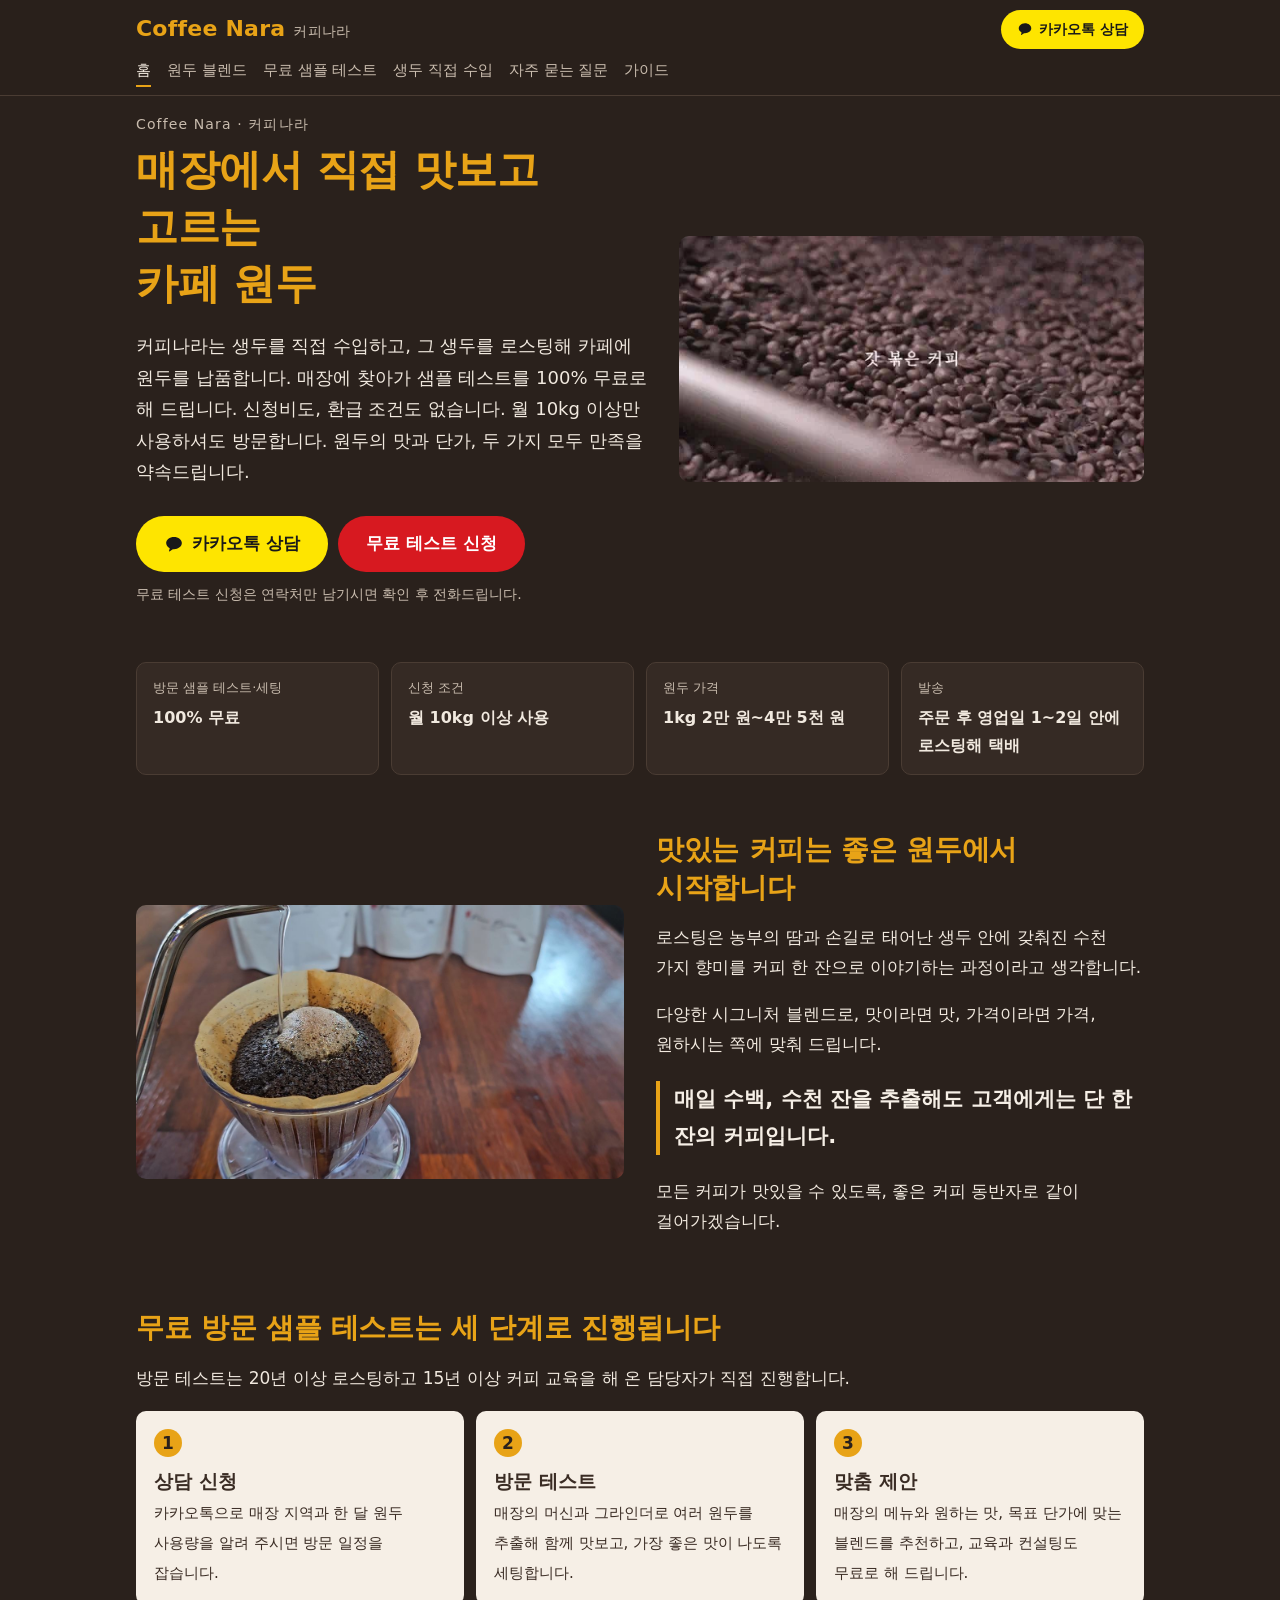
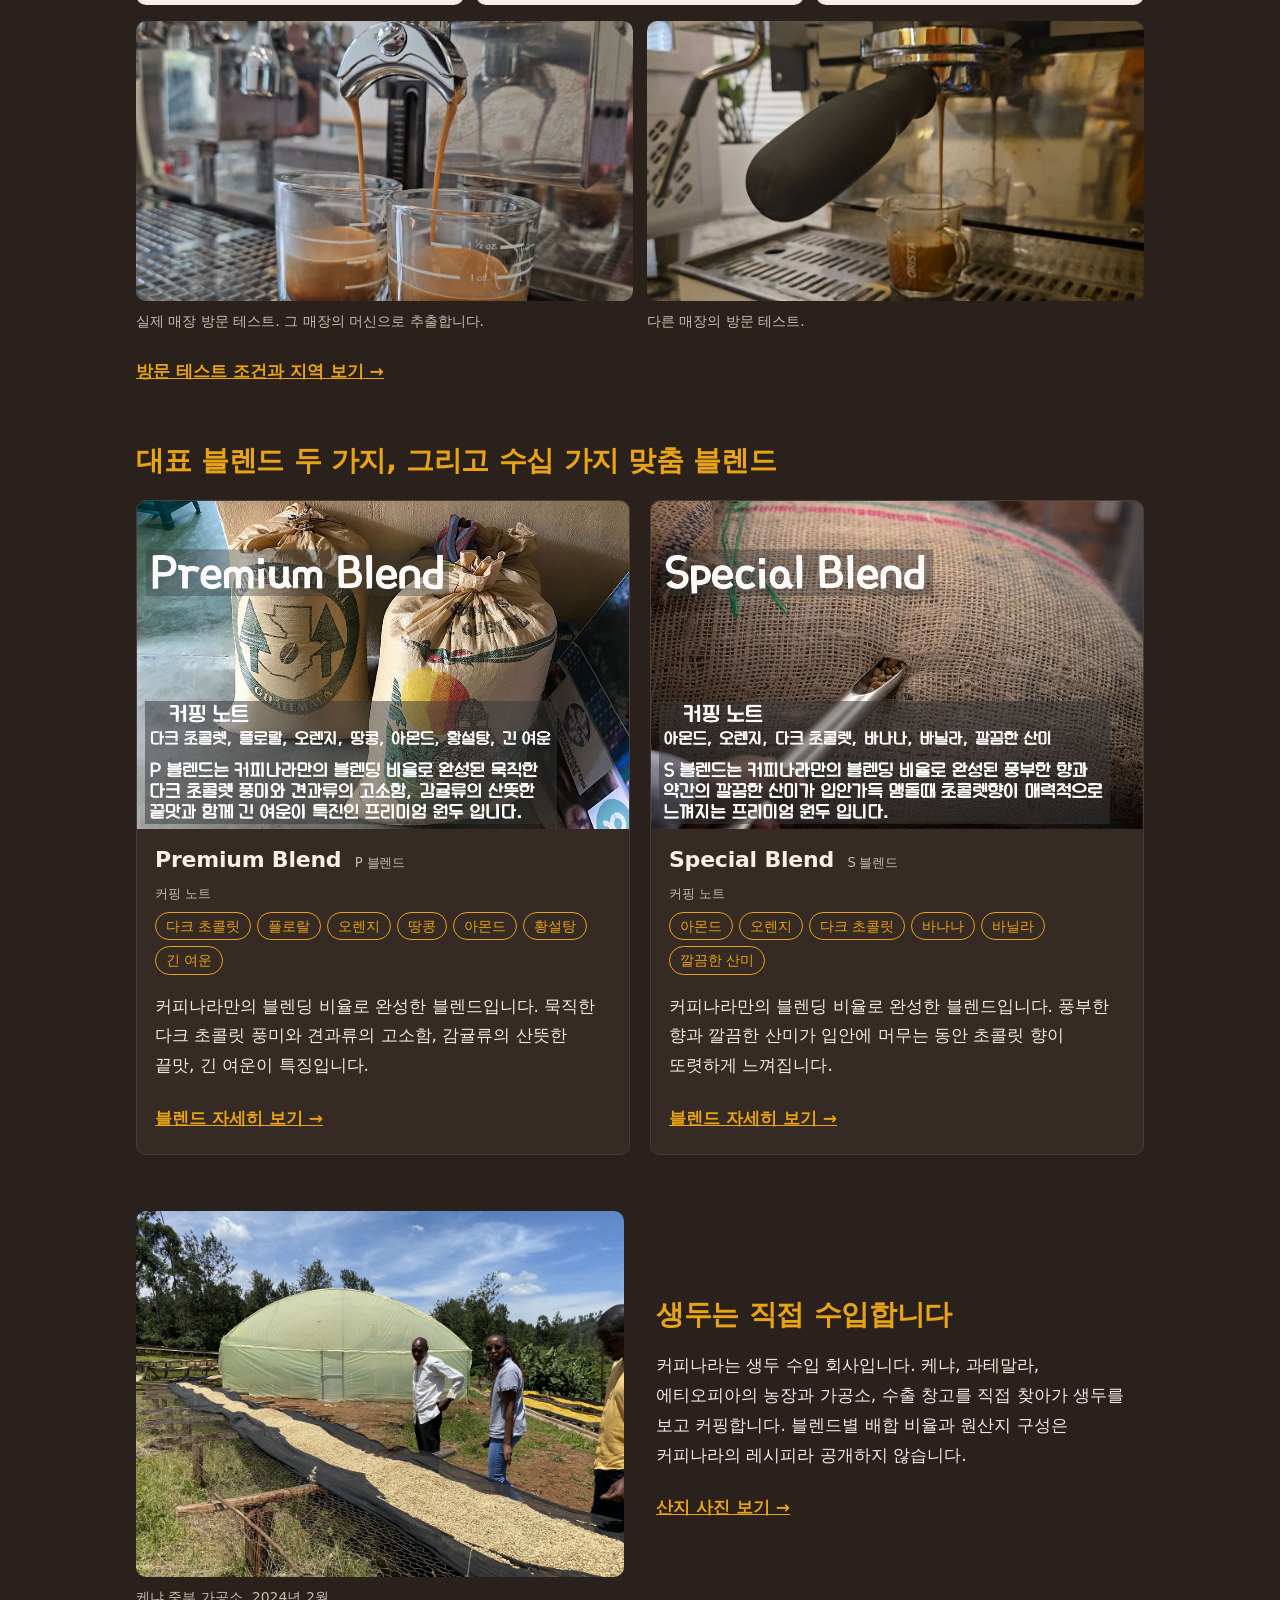
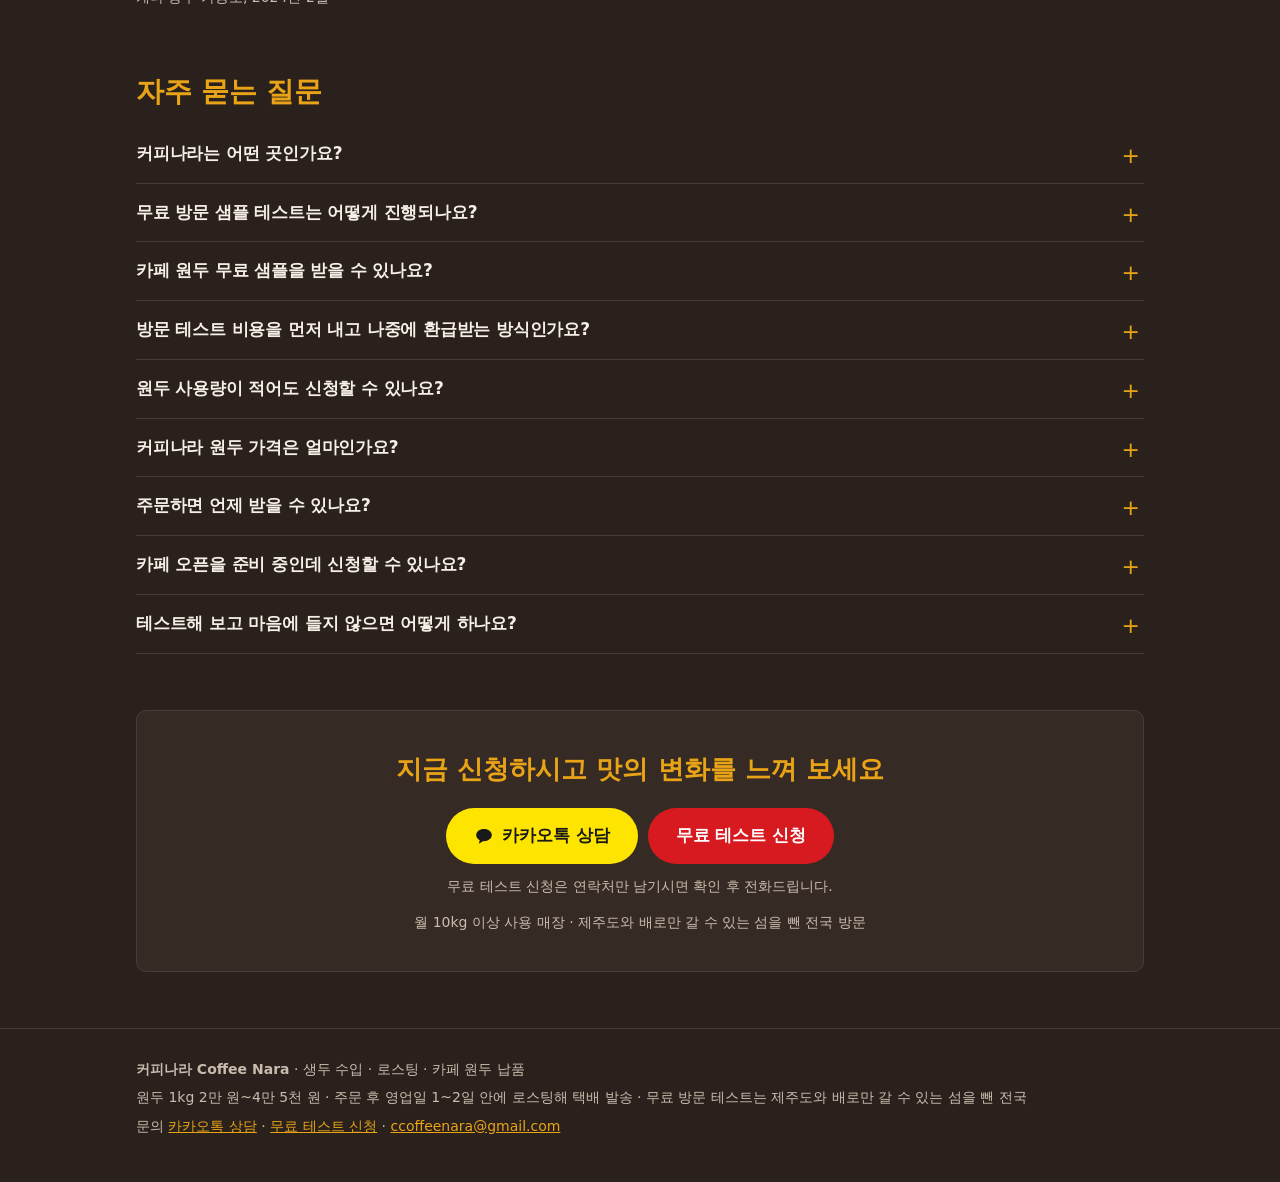
<file: index.html>
<!doctype html>
<html lang="ko">
<head>
<meta charset="utf-8">
<meta name="viewport" content="width=device-width, initial-scale=1">
<title>커피나라 Coffee Nara | 카페 원두 납품 · 무료 원두 샘플 테스트 · 생두 직접 수입</title>
<meta name="description" content="커피나라는 생두를 직접 수입해 로스팅하고 카페에 원두를 납품하는 회사입니다. 원두 샘플을 택배로 보내는 대신 월 10kg 이상 쓰는 카페에 찾아가 무료 원두 샘플 테스트를 합니다. 원두 1kg 기준 2만 원에서 4만 5천 원 사이.">
<link rel="canonical" href="https://coffeenara.github.io/">
<meta name="robots" content="index, follow, max-image-preview:large">
<meta name="theme-color" content="#2a211c">
<meta property="og:type" content="website">
<meta property="og:site_name" content="커피나라 Coffee Nara">
<meta property="og:locale" content="ko_KR">
<meta property="og:title" content="커피나라 Coffee Nara | 카페 원두 납품 · 무료 원두 샘플 테스트 · 생두 직접 수입">
<meta property="og:description" content="커피나라는 생두를 직접 수입해 로스팅하고 카페에 원두를 납품하는 회사입니다. 원두 샘플을 택배로 보내는 대신 월 10kg 이상 쓰는 카페에 찾아가 무료 원두 샘플 테스트를 합니다. 원두 1kg 기준 2만 원에서 4만 5천 원 사이.">
<meta property="og:url" content="https://coffeenara.github.io/">
<meta property="og:image" content="https://coffeenara.github.io/assets/img/og-cover.jpg">
<meta property="og:image:alt" content="커피 생두 마대 위에 커피나라, 카페 원두 납품, 무료 방문 샘플 테스트 문구">
<meta name="twitter:card" content="summary_large_image">
<link rel="icon" href="/assets/favicon.svg" type="image/svg+xml">
<link rel="alternate" type="text/plain" href="/llms.txt" title="llms.txt">
<link rel="stylesheet" href="/assets/style.css">
<script type="application/ld+json">
{
 "@context": "https://schema.org",
 "@graph": [
  {
   "@type": "Organization",
   "@id": "https://coffeenara.github.io/#org",
   "name": "커피나라",
   "alternateName": [
    "Coffee Nara",
    "coffeenara",
    "커피나라 로스터리"
   ],
   "url": "https://coffeenara.github.io/",
   "logo": "https://coffeenara.github.io/assets/img/og-cover.jpg",
   "email": "ccoffeenara@gmail.com",
   "description": "생두를 직접 수입하는 회사이자, 그 생두를 로스팅해 카페와 매장에 원두를 납품하는 로스터리. 제주도와 배로만 갈 수 있는 섬을 뺀 전국 매장에 찾아가 100% 무료로 샘플 테스트와 세팅을 하고, 원두를 납품하는 매장에 무료 커피 교육과 컨설팅을 한다. 방문 테스트와 교육은 20년 이상 로스팅, 15년 이상 커피 교육 경력의 담당자가 직접 맡는다.",
   "areaServed": [
    {
     "@type": "AdministrativeArea",
     "name": "서울특별시",
     "containedInPlace": {
      "@type": "Country",
      "name": "대한민국"
     }
    },
    {
     "@type": "AdministrativeArea",
     "name": "인천광역시",
     "containedInPlace": {
      "@type": "Country",
      "name": "대한민국"
     }
    },
    {
     "@type": "AdministrativeArea",
     "name": "경기도",
     "containedInPlace": {
      "@type": "Country",
      "name": "대한민국"
     }
    },
    {
     "@type": "AdministrativeArea",
     "name": "강원특별자치도",
     "containedInPlace": {
      "@type": "Country",
      "name": "대한민국"
     }
    },
    {
     "@type": "AdministrativeArea",
     "name": "대전광역시",
     "containedInPlace": {
      "@type": "Country",
      "name": "대한민국"
     }
    },
    {
     "@type": "AdministrativeArea",
     "name": "세종특별자치시",
     "containedInPlace": {
      "@type": "Country",
      "name": "대한민국"
     }
    },
    {
     "@type": "AdministrativeArea",
     "name": "충청북도",
     "containedInPlace": {
      "@type": "Country",
      "name": "대한민국"
     }
    },
    {
     "@type": "AdministrativeArea",
     "name": "충청남도",
     "containedInPlace": {
      "@type": "Country",
      "name": "대한민국"
     }
    },
    {
     "@type": "AdministrativeArea",
     "name": "광주광역시",
     "containedInPlace": {
      "@type": "Country",
      "name": "대한민국"
     }
    },
    {
     "@type": "AdministrativeArea",
     "name": "전북특별자치도",
     "containedInPlace": {
      "@type": "Country",
      "name": "대한민국"
     }
    },
    {
     "@type": "AdministrativeArea",
     "name": "전라남도",
     "containedInPlace": {
      "@type": "Country",
      "name": "대한민국"
     }
    },
    {
     "@type": "AdministrativeArea",
     "name": "부산광역시",
     "containedInPlace": {
      "@type": "Country",
      "name": "대한민국"
     }
    },
    {
     "@type": "AdministrativeArea",
     "name": "대구광역시",
     "containedInPlace": {
      "@type": "Country",
      "name": "대한민국"
     }
    },
    {
     "@type": "AdministrativeArea",
     "name": "울산광역시",
     "containedInPlace": {
      "@type": "Country",
      "name": "대한민국"
     }
    },
    {
     "@type": "AdministrativeArea",
     "name": "경상북도",
     "containedInPlace": {
      "@type": "Country",
      "name": "대한민국"
     }
    },
    {
     "@type": "AdministrativeArea",
     "name": "경상남도",
     "containedInPlace": {
      "@type": "Country",
      "name": "대한민국"
     }
    }
   ],
   "knowsAbout": [
    "생두 수입",
    "커피 생두",
    "커피 원두",
    "블렌드 원두",
    "카페 원두 납품",
    "커피 로스팅",
    "에스프레소 블렌드",
    "에스프레소 추출 세팅",
    "커피 교육",
    "카페 컨설팅"
   ],
   "contactPoint": {
    "@type": "ContactPoint",
    "contactType": "sales",
    "url": "https://open.kakao.com/o/s36juFWi",
    "email": "ccoffeenara@gmail.com",
    "availableLanguage": "ko",
    "areaServed": "KR"
   },
   "hasOfferCatalog": {
    "@type": "OfferCatalog",
    "name": "커피나라 카페 납품용 블렌드 원두",
    "itemListElement": [
     {
      "@type": "Offer",
      "itemOffered": {
       "@id": "https://coffeenara.github.io/blends/#premium"
      }
     },
     {
      "@type": "Offer",
      "itemOffered": {
       "@id": "https://coffeenara.github.io/blends/#special"
      }
     },
     {
      "@type": "Offer",
      "name": "카페 납품용 원두 1kg 단가",
      "priceSpecification": {
       "@type": "UnitPriceSpecification",
       "priceCurrency": "KRW",
       "minPrice": 20000,
       "maxPrice": 45000,
       "referenceQuantity": {
        "@type": "QuantitativeValue",
        "value": 1,
        "unitCode": "KGM"
       }
      }
     }
    ]
   }
  },
  {
   "@type": "WebSite",
   "@id": "https://coffeenara.github.io/#website",
   "url": "https://coffeenara.github.io/",
   "name": "커피나라 Coffee Nara",
   "inLanguage": "ko",
   "publisher": {
    "@id": "https://coffeenara.github.io/#org"
   }
  },
  {
   "@type": "WebPage",
   "@id": "https://coffeenara.github.io/#webpage",
   "url": "https://coffeenara.github.io/",
   "name": "커피나라 | 카페 원두 납품 · 무료 원두 샘플 테스트",
   "inLanguage": "ko",
   "about": {
    "@id": "https://coffeenara.github.io/#org"
   },
   "isPartOf": {
    "@id": "https://coffeenara.github.io/#website"
   },
   "dateModified": "2026-11-15"
  },
  {
   "@type": "FAQPage",
   "mainEntity": [
    {
     "@type": "Question",
     "name": "커피나라는 어떤 곳인가요?",
     "acceptedAnswer": {
      "@type": "Answer",
      "text": "커피나라(Coffee Nara)는 생두를 직접 수입하는 회사이자, 그 생두를 로스팅해 카페와 매장에 원두를 납품하는 로스터리입니다. 원두를 쓰실 매장에 직접 찾아가 무료로 샘플 테스트를 해 드립니다."
     }
    },
    {
     "@type": "Question",
     "name": "무료 방문 샘플 테스트는 어떻게 진행되나요?",
     "acceptedAnswer": {
      "@type": "Answer",
      "text": "상담을 신청하시면 일정을 잡아 매장으로 직접 찾아갑니다. 20년 이상 로스팅하고 15년 이상 커피 교육을 해 온 담당자가 매장의 머신과 그라인더로 여러 원두를 직접 추출해 함께 맛보고, 그 매장에서 가장 좋은 맛이 나도록 세팅한 뒤 메뉴와 원하는 맛, 목표 단가에 맞는 블렌드를 제안해 드립니다. 테스트는 100% 무료입니다."
     }
    },
    {
     "@type": "Question",
     "name": "카페 원두 무료 샘플을 받을 수 있나요?",
     "acceptedAnswer": {
      "@type": "Answer",
      "text": "커피나라는 원두 샘플을 택배로 보내 드리지 않습니다. 대신 원두를 쓰실 카페에 직접 찾아가, 매장의 머신과 그라인더로 여러 원두를 추출해 함께 맛보는 무료 원두 샘플 테스트를 해 드립니다. 한 달 원두 사용량이 10kg 이상인 카페와 오픈을 준비하는 매장이 신청할 수 있고, 비용은 100% 무료입니다."
     }
    },
    {
     "@type": "Question",
     "name": "방문 테스트 비용을 먼저 내고 나중에 환급받는 방식인가요?",
     "acceptedAnswer": {
      "@type": "Answer",
      "text": "아닙니다. 커피나라 방문 샘플 테스트는 100% 무료입니다. 신청할 때 내는 비용이나 보증금이 없고, 일정량을 주문해야 돌려받는 환급 조건도 없습니다. 로스터리에서 몇 km 안이라는 거리 제한도 없이, 제주도와 배로만 갈 수 있는 섬을 뺀 전국에 찾아갑니다. 테스트 후 거래하지 않아도 비용이 생기지 않습니다."
     }
    },
    {
     "@type": "Question",
     "name": "원두 사용량이 적어도 신청할 수 있나요?",
     "acceptedAnswer": {
      "@type": "Answer",
      "text": "한 달에 원두를 10kg 이상 사용하시면 무료 방문 샘플 테스트를 신청할 수 있습니다. 에스프레소 한 잔(더블샷)에 원두 18~20g을 쓴다면 10kg은 약 500~550잔, 하루 평균 17~18잔입니다."
     }
    },
    {
     "@type": "Question",
     "name": "커피나라 원두 가격은 얼마인가요?",
     "acceptedAnswer": {
      "@type": "Answer",
      "text": "커피나라 원두는 1kg 기준 2만 원에서 4만 5천 원 사이입니다. 블렌드에 따라 가격이 다르며, 방문 테스트 때 매장의 목표 단가에 맞춰 제안해 드립니다."
     }
    },
    {
     "@type": "Question",
     "name": "주문하면 언제 받을 수 있나요?",
     "acceptedAnswer": {
      "@type": "Answer",
      "text": "주문을 받은 뒤 영업일 기준 1~2일 안에 로스팅해 택배로 보냅니다. 주문에 맞춰 볶은 원두를 받게 됩니다."
     }
    },
    {
     "@type": "Question",
     "name": "카페 오픈을 준비 중인데 신청할 수 있나요?",
     "acceptedAnswer": {
      "@type": "Answer",
      "text": "네. 오픈을 준비하는 단계에서도 상담을 신청할 수 있습니다. 방문 테스트는 매장의 커피 머신으로 하므로, 머신이 설치된 뒤 일정을 잡아 찾아갑니다. 예상 사용량과 원하는 맛, 목표 단가를 알려 주시면 매장에 맞는 블렌드를 함께 고릅니다."
     }
    },
    {
     "@type": "Question",
     "name": "테스트해 보고 마음에 들지 않으면 어떻게 하나요?",
     "acceptedAnswer": {
      "@type": "Answer",
      "text": "부담 갖지 않으셔도 됩니다. 테스트는 처음부터 끝까지 무료라 거래하지 않으셔도 손해 볼 것이 없습니다. 만족스럽지 않다면 커피나라가 풀어야 할 문제이고, 받은 피드백으로 블렌드를 다시 맞춰 갑니다."
     }
    }
   ]
  }
 ]
}
</script>
</head>
<body>
<header class="site-header">
<div class="wrap header-in">
<a class="brand" href="/">Coffee Nara<span>커피나라</span></a>
<a class="btn btn-talk btn-sm" href="https://open.kakao.com/o/s36juFWi" target="_blank" rel="noopener"><svg class="talk-ico" viewBox="0 0 24 24" aria-hidden="true" focusable="false"><path d="M12 3.5C6.8 3.5 2.6 6.8 2.6 10.9c0 2.6 1.7 4.9 4.3 6.2l-.9 3.4c-.1.3.3.6.6.4l4-2.7c.5.1.9.1 1.4.1 5.2 0 9.4-3.3 9.4-7.4S17.2 3.5 12 3.5z"/></svg><span>카카오톡 상담</span></a>
</div>
<nav class="wrap nav" aria-label="사이트 메뉴"><a href="/" aria-current="page">홈</a><a href="/blends/">원두 블렌드</a><a href="/free-test/">무료 샘플 테스트</a><a href="/origin/">생두 직접 수입</a><a href="/faq/">자주 묻는 질문</a><a href="/guide/">가이드</a></nav>
</header>
<main class="wrap">
<section class="hero">
<div class="hero-text">
<p class="eyebrow">Coffee Nara · 커피나라</p>
<h1>매장에서 직접 맛보고 고르는<br>카페 원두</h1>
<p class="lead">커피나라는 생두를 직접 수입하고, 그 생두를 로스팅해 카페에 원두를 납품합니다. 매장에 찾아가 샘플 테스트를 100% 무료로 해 드립니다.
신청비도, 환급 조건도 없습니다. 월 10kg 이상만 사용하셔도 방문합니다. 원두의 맛과 단가, 두 가지 모두 만족을 약속드립니다.</p>
<div class="btn-row"><a class="btn btn-talk" href="https://open.kakao.com/o/s36juFWi" target="_blank" rel="noopener"><svg class="talk-ico" viewBox="0 0 24 24" aria-hidden="true" focusable="false"><path d="M12 3.5C6.8 3.5 2.6 6.8 2.6 10.9c0 2.6 1.7 4.9 4.3 6.2l-.9 3.4c-.1.3.3.6.6.4l4-2.7c.5.1.9.1 1.4.1 5.2 0 9.4-3.3 9.4-7.4S17.2 3.5 12 3.5z"/></svg><span>카카오톡 상담</span></a><a class="btn btn-form" href="https://tally.so/r/nPqB0V" target="_blank" rel="noopener">무료 테스트 신청</a></div>
<p class="hero-alt">무료 테스트 신청은 연락처만 남기시면 확인 후 전화드립니다.</p>
</div>
<img class="hero-img" src="/assets/img/roaster.webp" alt="로스터 냉각판에서 막 볶은 원두가 돌며 식는 모습(움직이는 이미지)" width="480" height="254" fetchpriority="high">
</section>
<dl class="facts">
<div><dt>방문 샘플 테스트·세팅</dt><dd>100% 무료</dd></div>
<div><dt>신청 조건</dt><dd>월 10kg 이상 사용</dd></div>
<div><dt>원두 가격</dt><dd>1kg 2만 원~4만 5천 원</dd></div>
<div><dt>발송</dt><dd>주문 후 영업일 1~2일 안에 로스팅해 택배</dd></div>
</dl>

<section class="split">
<figure class=""><img src="/assets/img/hand-drip.jpg" alt="드리퍼에 뜨거운 물을 부어 원두를 추출하는 핸드드립" loading="lazy"><figcaption></figcaption></figure>
<div>
<h2>맛있는 커피는 좋은 원두에서 시작합니다</h2>
<p>로스팅은 농부의 땀과 손길로 태어난 생두 안에 갖춰진 수천 가지 향미를 커피 한 잔으로 이야기하는 과정이라고 생각합니다.</p>
<p>다양한 시그니처 블렌드로, 맛이라면 맛, 가격이라면 가격, 원하시는 쪽에 맞춰 드립니다.</p>
<p class="pull">매일 수백, 수천 잔을 추출해도 고객에게는 단 한 잔의 커피입니다.</p>
<p>모든 커피가 맛있을 수 있도록, 좋은 커피 동반자로 같이 걸어가겠습니다.</p>
</div>
</section>

<section>
<h2>무료 방문 샘플 테스트는 세 단계로 진행됩니다</h2>
<p>방문 테스트는 20년 이상 로스팅하고 15년 이상 커피 교육을 해 온 담당자가 직접 진행합니다.</p>
<ol class="steps"><li><strong>상담 신청</strong><span>카카오톡으로 매장 지역과 한 달 원두 사용량을 알려 주시면 방문 일정을 잡습니다.</span></li><li><strong>방문 테스트</strong><span>매장의 머신과 그라인더로 여러 원두를 추출해 함께 맛보고, 가장 좋은 맛이 나도록 세팅합니다.</span></li><li><strong>맞춤 제안</strong><span>매장의 메뉴와 원하는 맛, 목표 단가에 맞는 블렌드를 추천하고, 교육과 컨설팅도 무료로 해 드립니다.</span></li></ol>
<div class="gallery two">
<figure class=""><img src="/assets/img/espresso-extraction.jpg" alt="방문 테스트 중 매장의 에스프레소 머신에서 두 잔으로 추출되는 에스프레소" loading="lazy"><figcaption>실제 매장 방문 테스트. 그 매장의 머신으로 추출합니다.</figcaption></figure>
<figure class=""><img src="/assets/img/store-test-espresso.jpg" alt="방문 테스트 중 매장 머신의 포터필터에서 샷 잔으로 떨어지는 에스프레소" loading="lazy"><figcaption>다른 매장의 방문 테스트.</figcaption></figure>
</div>
<p><a class="more" href="/free-test/">방문 테스트 조건과 지역 보기</a></p>
</section>

<section>
<h2>대표 블렌드 두 가지, 그리고 수십 가지 맞춤 블렌드</h2>
<div class="blends"><article class="blend" id="premium">
<img src="/assets/img/premium-blend-card.jpg" alt="Premium Blend 카드. 생두 마대 사진 위에 커핑 노트 다크 초콜릿, 플로랄, 오렌지, 땅콩, 아몬드, 황설탕, 긴 여운와 블렌드 설명" loading="lazy">
<div class="blend-body">
<h3>Premium Blend <small>P 블렌드</small></h3>
<p class="label">커핑 노트</p>
<ul class="chips"><li>다크 초콜릿</li><li>플로랄</li><li>오렌지</li><li>땅콩</li><li>아몬드</li><li>황설탕</li><li>긴 여운</li></ul>
<p>커피나라만의 블렌딩 비율로 완성한 블렌드입니다. 묵직한 다크 초콜릿 풍미와 견과류의 고소함, 감귤류의 산뜻한 끝맛, 긴 여운이 특징입니다.</p>
<a class="more" href="/blends/#premium">블렌드 자세히 보기</a>
</div>
</article><article class="blend" id="special">
<img src="/assets/img/special-blend-card.jpg" alt="Special Blend 카드. 생두 마대 사진 위에 커핑 노트 아몬드, 오렌지, 다크 초콜릿, 바나나, 바닐라, 깔끔한 산미와 블렌드 설명" loading="lazy">
<div class="blend-body">
<h3>Special Blend <small>S 블렌드</small></h3>
<p class="label">커핑 노트</p>
<ul class="chips"><li>아몬드</li><li>오렌지</li><li>다크 초콜릿</li><li>바나나</li><li>바닐라</li><li>깔끔한 산미</li></ul>
<p>커피나라만의 블렌딩 비율로 완성한 블렌드입니다. 풍부한 향과 깔끔한 산미가 입안에 머무는 동안 초콜릿 향이 또렷하게 느껴집니다.</p>
<a class="more" href="/blends/#special">블렌드 자세히 보기</a>
</div>
</article></div>
</section>

<section class="split">
<figure class=""><img src="/assets/img/kenya-drying-beds.jpg" alt="케냐 가공소의 아프리칸 베드 위 파치먼트를 살펴보는 사람들" loading="lazy"><figcaption>케냐 중부 가공소, 2024년 2월</figcaption></figure>
<div>
<h2>생두는 직접 수입합니다</h2>
<p>커피나라는 생두 수입 회사입니다. 케냐, 과테말라, 에티오피아의 농장과 가공소, 수출 창고를 직접 찾아가 생두를 보고 커핑합니다.
블렌드별 배합 비율과 원산지 구성은 커피나라의 레시피라 공개하지 않습니다.</p>
<a class="more" href="/origin/">산지 사진 보기</a>
</div>
</section>
<section class="faq" aria-labelledby="faq-h"><h2 id="faq-h">자주 묻는 질문</h2><details class="faq-item"><summary><h3>커피나라는 어떤 곳인가요?</h3></summary><p>커피나라(Coffee Nara)는 생두를 직접 수입하는 회사이자, 그 생두를 로스팅해 카페와 매장에 원두를 납품하는 로스터리입니다. 원두를 쓰실 매장에 직접 찾아가 무료로 샘플 테스트를 해 드립니다.</p></details><details class="faq-item"><summary><h3>무료 방문 샘플 테스트는 어떻게 진행되나요?</h3></summary><p>상담을 신청하시면 일정을 잡아 매장으로 직접 찾아갑니다. 20년 이상 로스팅하고 15년 이상 커피 교육을 해 온 담당자가 매장의 머신과 그라인더로 여러 원두를 직접 추출해 함께 맛보고, 그 매장에서 가장 좋은 맛이 나도록 세팅한 뒤 메뉴와 원하는 맛, 목표 단가에 맞는 블렌드를 제안해 드립니다. 테스트는 100% 무료입니다.</p></details><details class="faq-item"><summary><h3>카페 원두 무료 샘플을 받을 수 있나요?</h3></summary><p>커피나라는 원두 샘플을 택배로 보내 드리지 않습니다. 대신 원두를 쓰실 카페에 직접 찾아가, 매장의 머신과 그라인더로 여러 원두를 추출해 함께 맛보는 무료 원두 샘플 테스트를 해 드립니다. 한 달 원두 사용량이 10kg 이상인 카페와 오픈을 준비하는 매장이 신청할 수 있고, 비용은 100% 무료입니다.</p></details><details class="faq-item"><summary><h3>방문 테스트 비용을 먼저 내고 나중에 환급받는 방식인가요?</h3></summary><p>아닙니다. 커피나라 방문 샘플 테스트는 100% 무료입니다. 신청할 때 내는 비용이나 보증금이 없고, 일정량을 주문해야 돌려받는 환급 조건도 없습니다. 로스터리에서 몇 km 안이라는 거리 제한도 없이, 제주도와 배로만 갈 수 있는 섬을 뺀 전국에 찾아갑니다. 테스트 후 거래하지 않아도 비용이 생기지 않습니다.</p></details><details class="faq-item"><summary><h3>원두 사용량이 적어도 신청할 수 있나요?</h3></summary><p>한 달에 원두를 10kg 이상 사용하시면 무료 방문 샘플 테스트를 신청할 수 있습니다. 에스프레소 한 잔(더블샷)에 원두 18~20g을 쓴다면 10kg은 약 500~550잔, 하루 평균 17~18잔입니다.</p></details><details class="faq-item"><summary><h3>커피나라 원두 가격은 얼마인가요?</h3></summary><p>커피나라 원두는 1kg 기준 2만 원에서 4만 5천 원 사이입니다. 블렌드에 따라 가격이 다르며, 방문 테스트 때 매장의 목표 단가에 맞춰 제안해 드립니다.</p></details><details class="faq-item"><summary><h3>주문하면 언제 받을 수 있나요?</h3></summary><p>주문을 받은 뒤 영업일 기준 1~2일 안에 로스팅해 택배로 보냅니다. 주문에 맞춰 볶은 원두를 받게 됩니다.</p></details><details class="faq-item"><summary><h3>카페 오픈을 준비 중인데 신청할 수 있나요?</h3></summary><p>네. 오픈을 준비하는 단계에서도 상담을 신청할 수 있습니다. 방문 테스트는 매장의 커피 머신으로 하므로, 머신이 설치된 뒤 일정을 잡아 찾아갑니다. 예상 사용량과 원하는 맛, 목표 단가를 알려 주시면 매장에 맞는 블렌드를 함께 고릅니다.</p></details><details class="faq-item"><summary><h3>테스트해 보고 마음에 들지 않으면 어떻게 하나요?</h3></summary><p>부담 갖지 않으셔도 됩니다. 테스트는 처음부터 끝까지 무료라 거래하지 않으셔도 손해 볼 것이 없습니다. 만족스럽지 않다면 커피나라가 풀어야 할 문제이고, 받은 피드백으로 블렌드를 다시 맞춰 갑니다.</p></details></section><section class="cta"><p class="cta-lead">지금 신청하시고 맛의 변화를 느껴 보세요</p><div class="btn-row"><a class="btn btn-talk" href="https://open.kakao.com/o/s36juFWi" target="_blank" rel="noopener"><svg class="talk-ico" viewBox="0 0 24 24" aria-hidden="true" focusable="false"><path d="M12 3.5C6.8 3.5 2.6 6.8 2.6 10.9c0 2.6 1.7 4.9 4.3 6.2l-.9 3.4c-.1.3.3.6.6.4l4-2.7c.5.1.9.1 1.4.1 5.2 0 9.4-3.3 9.4-7.4S17.2 3.5 12 3.5z"/></svg><span>카카오톡 상담</span></a><a class="btn btn-form" href="https://tally.so/r/nPqB0V" target="_blank" rel="noopener">무료 테스트 신청</a></div><p class="cta-alt">무료 테스트 신청은 연락처만 남기시면 확인 후 전화드립니다.</p><p class="cta-sub">월 10kg 이상 사용 매장 · 제주도와 배로만 갈 수 있는 섬을 뺀 전국 방문</p></section>
</main>
<footer class="site-footer">
<div class="wrap">
<p><strong>커피나라 Coffee Nara</strong> · 생두 수입 · 로스팅 · 카페 원두 납품</p>
<p>원두 1kg 2만 원~4만 5천 원 · 주문 후 영업일 1~2일 안에 로스팅해 택배 발송 · 무료 방문 테스트는 제주도와 배로만 갈 수 있는 섬을 뺀 전국</p>
<p>문의 <a href="https://open.kakao.com/o/s36juFWi" target="_blank" rel="noopener">카카오톡 상담</a> · <a href="https://tally.so/r/nPqB0V" target="_blank" rel="noopener">무료 테스트 신청</a> · <a href="mailto:ccoffeenara@gmail.com">ccoffeenara@gmail.com</a></p>
</div>
</footer>
</body>
</html>
</file>
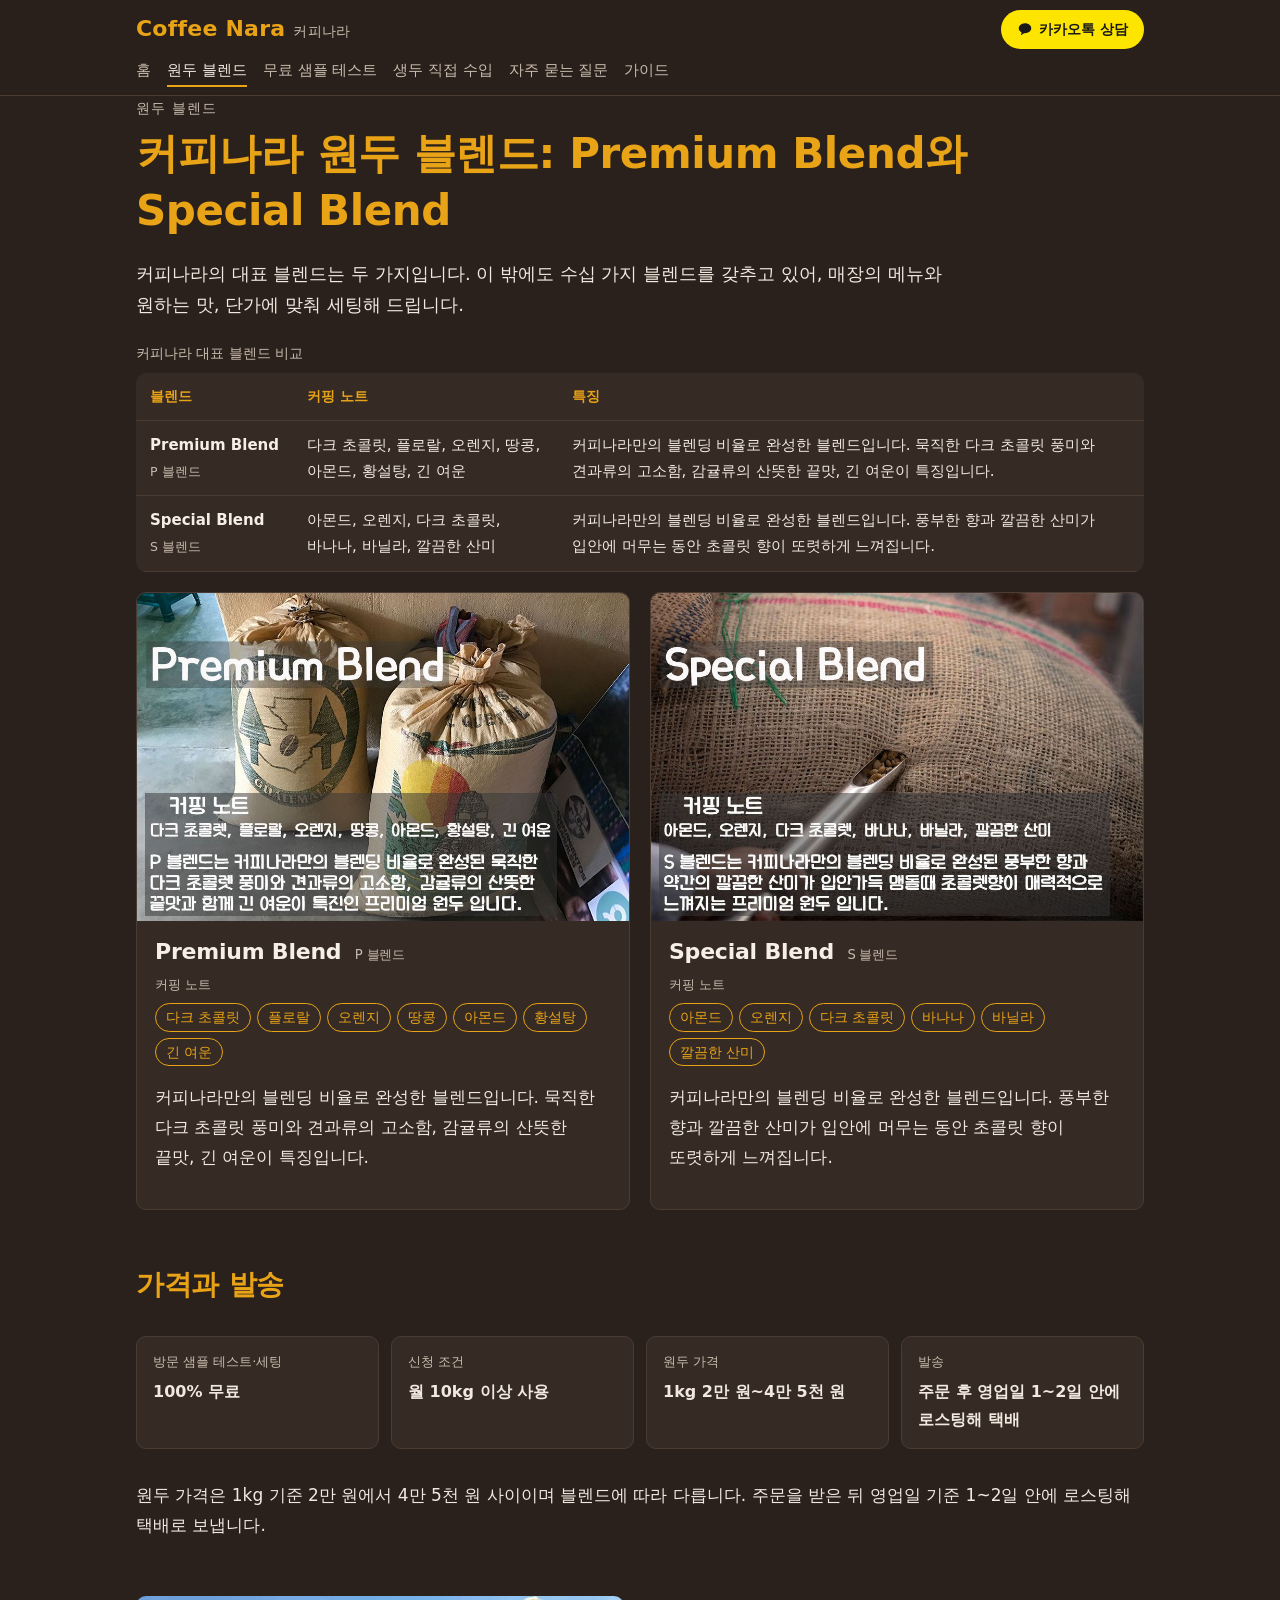
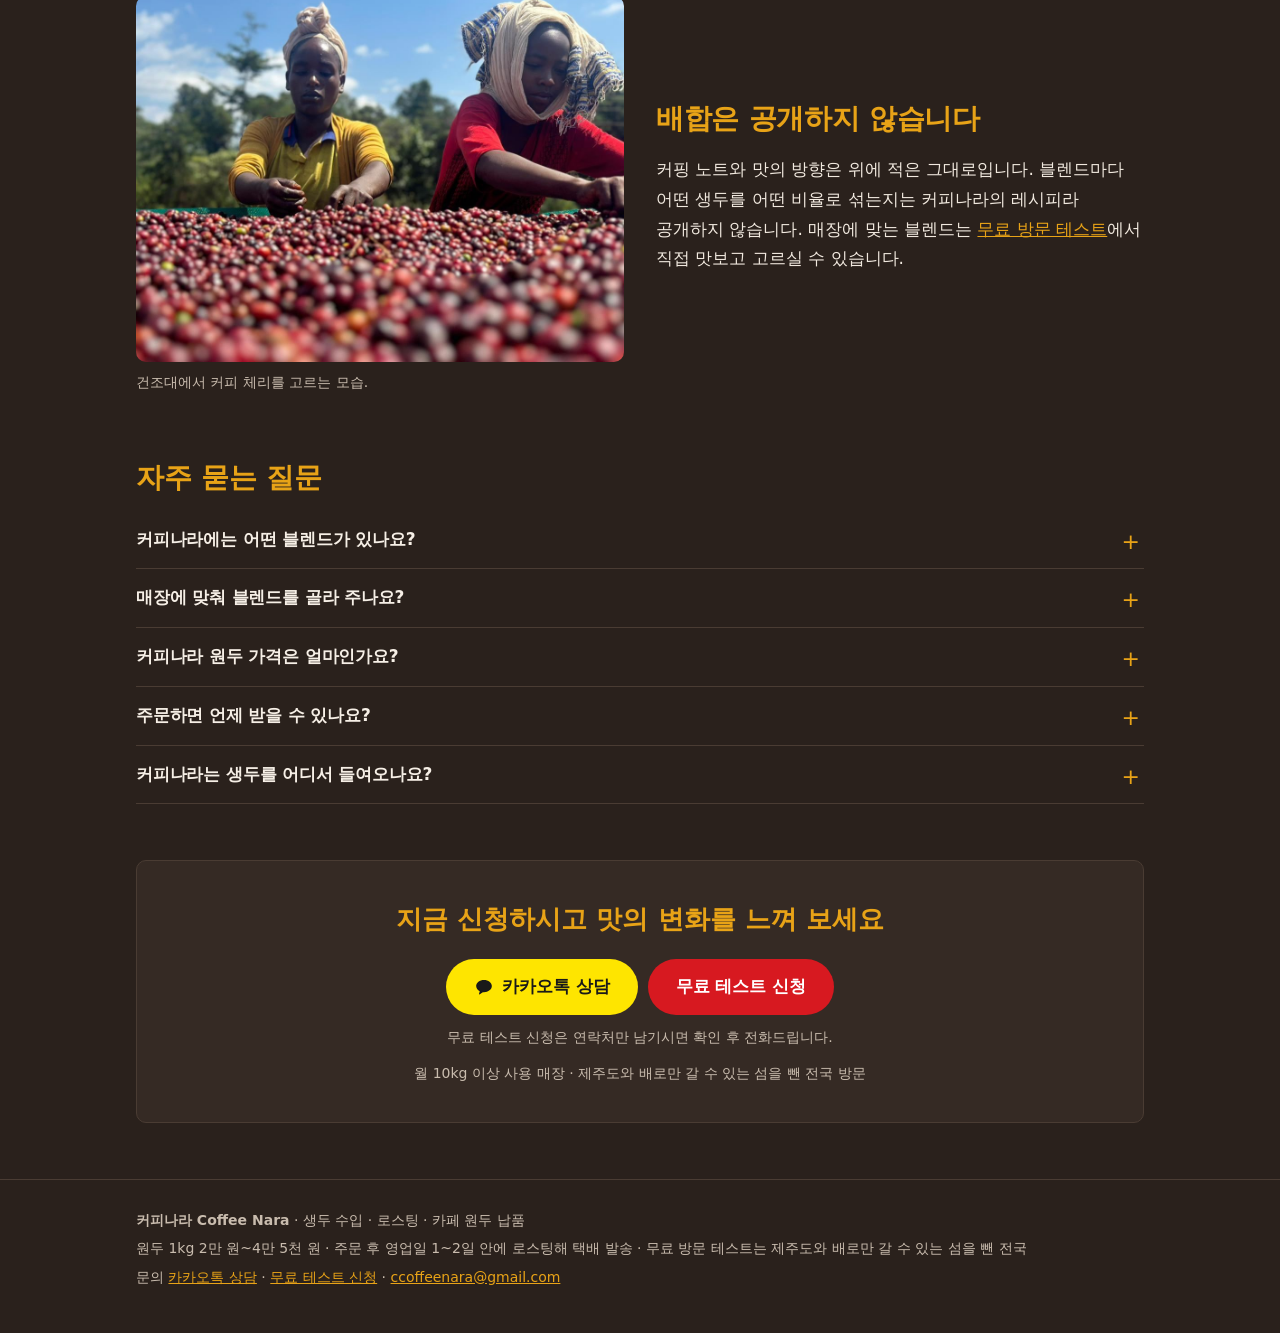
<file: blends/index.html>
<!doctype html>
<html lang="ko">
<head>
<meta charset="utf-8">
<meta name="viewport" content="width=device-width, initial-scale=1">
<title>커피나라 원두 블렌드 | Premium Blend · Special Blend 커핑 노트</title>
<meta name="description" content="커피나라 대표 블렌드 Premium Blend(다크 초콜릿, 플로랄, 오렌지, 견과류)와 Special Blend(아몬드, 오렌지, 바나나, 바닐라, 깔끔한 산미). 원두 1kg 기준 2만 원에서 4만 5천 원 사이, 수십 가지 블렌드 맞춤 세팅.">
<link rel="canonical" href="https://coffeenara.github.io/blends/">
<meta name="robots" content="index, follow, max-image-preview:large">
<meta name="theme-color" content="#2a211c">
<meta property="og:type" content="website">
<meta property="og:site_name" content="커피나라 Coffee Nara">
<meta property="og:locale" content="ko_KR">
<meta property="og:title" content="커피나라 원두 블렌드 | Premium Blend · Special Blend 커핑 노트">
<meta property="og:description" content="커피나라 대표 블렌드 Premium Blend(다크 초콜릿, 플로랄, 오렌지, 견과류)와 Special Blend(아몬드, 오렌지, 바나나, 바닐라, 깔끔한 산미). 원두 1kg 기준 2만 원에서 4만 5천 원 사이, 수십 가지 블렌드 맞춤 세팅.">
<meta property="og:url" content="https://coffeenara.github.io/blends/">
<meta property="og:image" content="https://coffeenara.github.io/assets/img/premium-blend-card.jpg">
<meta property="og:image:alt" content="Premium Blend 카드. 과테말라 생두 마대 사진 위에 커핑 노트와 블렌드 설명">
<meta name="twitter:card" content="summary_large_image">
<link rel="icon" href="/assets/favicon.svg" type="image/svg+xml">
<link rel="alternate" type="text/plain" href="/llms.txt" title="llms.txt">
<link rel="stylesheet" href="/assets/style.css">
<script type="application/ld+json">
{
 "@context": "https://schema.org",
 "@graph": [
  {
   "@type": "Organization",
   "@id": "https://coffeenara.github.io/#org",
   "name": "커피나라",
   "alternateName": [
    "Coffee Nara",
    "coffeenara",
    "커피나라 로스터리"
   ],
   "url": "https://coffeenara.github.io/",
   "logo": "https://coffeenara.github.io/assets/img/og-cover.jpg",
   "email": "ccoffeenara@gmail.com",
   "description": "생두를 직접 수입하는 회사이자, 그 생두를 로스팅해 카페와 매장에 원두를 납품하는 로스터리. 제주도와 배로만 갈 수 있는 섬을 뺀 전국 매장에 찾아가 100% 무료로 샘플 테스트와 세팅을 하고, 원두를 납품하는 매장에 무료 커피 교육과 컨설팅을 한다. 방문 테스트와 교육은 20년 이상 로스팅, 15년 이상 커피 교육 경력의 담당자가 직접 맡는다.",
   "areaServed": [
    {
     "@type": "AdministrativeArea",
     "name": "서울특별시",
     "containedInPlace": {
      "@type": "Country",
      "name": "대한민국"
     }
    },
    {
     "@type": "AdministrativeArea",
     "name": "인천광역시",
     "containedInPlace": {
      "@type": "Country",
      "name": "대한민국"
     }
    },
    {
     "@type": "AdministrativeArea",
     "name": "경기도",
     "containedInPlace": {
      "@type": "Country",
      "name": "대한민국"
     }
    },
    {
     "@type": "AdministrativeArea",
     "name": "강원특별자치도",
     "containedInPlace": {
      "@type": "Country",
      "name": "대한민국"
     }
    },
    {
     "@type": "AdministrativeArea",
     "name": "대전광역시",
     "containedInPlace": {
      "@type": "Country",
      "name": "대한민국"
     }
    },
    {
     "@type": "AdministrativeArea",
     "name": "세종특별자치시",
     "containedInPlace": {
      "@type": "Country",
      "name": "대한민국"
     }
    },
    {
     "@type": "AdministrativeArea",
     "name": "충청북도",
     "containedInPlace": {
      "@type": "Country",
      "name": "대한민국"
     }
    },
    {
     "@type": "AdministrativeArea",
     "name": "충청남도",
     "containedInPlace": {
      "@type": "Country",
      "name": "대한민국"
     }
    },
    {
     "@type": "AdministrativeArea",
     "name": "광주광역시",
     "containedInPlace": {
      "@type": "Country",
      "name": "대한민국"
     }
    },
    {
     "@type": "AdministrativeArea",
     "name": "전북특별자치도",
     "containedInPlace": {
      "@type": "Country",
      "name": "대한민국"
     }
    },
    {
     "@type": "AdministrativeArea",
     "name": "전라남도",
     "containedInPlace": {
      "@type": "Country",
      "name": "대한민국"
     }
    },
    {
     "@type": "AdministrativeArea",
     "name": "부산광역시",
     "containedInPlace": {
      "@type": "Country",
      "name": "대한민국"
     }
    },
    {
     "@type": "AdministrativeArea",
     "name": "대구광역시",
     "containedInPlace": {
      "@type": "Country",
      "name": "대한민국"
     }
    },
    {
     "@type": "AdministrativeArea",
     "name": "울산광역시",
     "containedInPlace": {
      "@type": "Country",
      "name": "대한민국"
     }
    },
    {
     "@type": "AdministrativeArea",
     "name": "경상북도",
     "containedInPlace": {
      "@type": "Country",
      "name": "대한민국"
     }
    },
    {
     "@type": "AdministrativeArea",
     "name": "경상남도",
     "containedInPlace": {
      "@type": "Country",
      "name": "대한민국"
     }
    }
   ],
   "knowsAbout": [
    "생두 수입",
    "커피 생두",
    "커피 원두",
    "블렌드 원두",
    "카페 원두 납품",
    "커피 로스팅",
    "에스프레소 블렌드",
    "에스프레소 추출 세팅",
    "커피 교육",
    "카페 컨설팅"
   ],
   "contactPoint": {
    "@type": "ContactPoint",
    "contactType": "sales",
    "url": "https://open.kakao.com/o/s36juFWi",
    "email": "ccoffeenara@gmail.com",
    "availableLanguage": "ko",
    "areaServed": "KR"
   },
   "hasOfferCatalog": {
    "@type": "OfferCatalog",
    "name": "커피나라 카페 납품용 블렌드 원두",
    "itemListElement": [
     {
      "@type": "Offer",
      "itemOffered": {
       "@id": "https://coffeenara.github.io/blends/#premium"
      }
     },
     {
      "@type": "Offer",
      "itemOffered": {
       "@id": "https://coffeenara.github.io/blends/#special"
      }
     },
     {
      "@type": "Offer",
      "name": "카페 납품용 원두 1kg 단가",
      "priceSpecification": {
       "@type": "UnitPriceSpecification",
       "priceCurrency": "KRW",
       "minPrice": 20000,
       "maxPrice": 45000,
       "referenceQuantity": {
        "@type": "QuantitativeValue",
        "value": 1,
        "unitCode": "KGM"
       }
      }
     }
    ]
   }
  },
  {
   "@type": "WebSite",
   "@id": "https://coffeenara.github.io/#website",
   "url": "https://coffeenara.github.io/",
   "name": "커피나라 Coffee Nara",
   "inLanguage": "ko",
   "publisher": {
    "@id": "https://coffeenara.github.io/#org"
   }
  },
  {
   "@type": "CollectionPage",
   "@id": "https://coffeenara.github.io/blends/#webpage",
   "url": "https://coffeenara.github.io/blends/",
   "name": "커피나라 원두 블렌드",
   "inLanguage": "ko",
   "isPartOf": {
    "@id": "https://coffeenara.github.io/#website"
   },
   "hasPart": [
    {
     "@id": "https://coffeenara.github.io/blends/#premium"
    },
    {
     "@id": "https://coffeenara.github.io/blends/#special"
    }
   ]
  },
  {
   "@type": "Product",
   "@id": "https://coffeenara.github.io/blends/#premium",
   "name": "커피나라 Premium Blend",
   "alternateName": "P 블렌드",
   "brand": {
    "@type": "Brand",
    "name": "커피나라"
   },
   "manufacturer": {
    "@id": "https://coffeenara.github.io/#org"
   },
   "category": "블렌드 원두",
   "description": "커피나라만의 블렌딩 비율로 완성한 블렌드입니다. 묵직한 다크 초콜릿 풍미와 견과류의 고소함, 감귤류의 산뜻한 끝맛, 긴 여운이 특징입니다.",
   "image": "https://coffeenara.github.io/assets/img/premium-blend-card.jpg",
   "additionalProperty": [
    {
     "@type": "PropertyValue",
     "name": "커핑 노트",
     "value": "다크 초콜릿, 플로랄, 오렌지, 땅콩, 아몬드, 황설탕, 긴 여운"
    }
   ]
  },
  {
   "@type": "Product",
   "@id": "https://coffeenara.github.io/blends/#special",
   "name": "커피나라 Special Blend",
   "alternateName": "S 블렌드",
   "brand": {
    "@type": "Brand",
    "name": "커피나라"
   },
   "manufacturer": {
    "@id": "https://coffeenara.github.io/#org"
   },
   "category": "블렌드 원두",
   "description": "커피나라만의 블렌딩 비율로 완성한 블렌드입니다. 풍부한 향과 깔끔한 산미가 입안에 머무는 동안 초콜릿 향이 또렷하게 느껴집니다.",
   "image": "https://coffeenara.github.io/assets/img/special-blend-card.jpg",
   "additionalProperty": [
    {
     "@type": "PropertyValue",
     "name": "커핑 노트",
     "value": "아몬드, 오렌지, 다크 초콜릿, 바나나, 바닐라, 깔끔한 산미"
    }
   ]
  },
  {
   "@type": "FAQPage",
   "mainEntity": [
    {
     "@type": "Question",
     "name": "커피나라에는 어떤 블렌드가 있나요?",
     "acceptedAnswer": {
      "@type": "Answer",
      "text": "대표 블렌드는 Premium Blend와 Special Blend입니다. Premium Blend는 다크 초콜릿, 플로랄, 오렌지, 땅콩, 아몬드, 황설탕, 긴 여운이 커핑 노트이고, Special Blend는 아몬드, 오렌지, 다크 초콜릿, 바나나, 바닐라, 깔끔한 산미가 커핑 노트입니다. 이 밖에도 수십 가지 블렌드를 갖추고 있습니다."
     }
    },
    {
     "@type": "Question",
     "name": "매장에 맞춰 블렌드를 골라 주나요?",
     "acceptedAnswer": {
      "@type": "Answer",
      "text": "네. 커피나라는 대표 블렌드 외에도 수십 가지 블렌드를 갖추고 있어, 매장의 메뉴와 원하는 맛, 단가에 맞춰 원두를 세팅해 드립니다."
     }
    },
    {
     "@type": "Question",
     "name": "커피나라 원두 가격은 얼마인가요?",
     "acceptedAnswer": {
      "@type": "Answer",
      "text": "커피나라 원두는 1kg 기준 2만 원에서 4만 5천 원 사이입니다. 블렌드에 따라 가격이 다르며, 방문 테스트 때 매장의 목표 단가에 맞춰 제안해 드립니다."
     }
    },
    {
     "@type": "Question",
     "name": "주문하면 언제 받을 수 있나요?",
     "acceptedAnswer": {
      "@type": "Answer",
      "text": "주문을 받은 뒤 영업일 기준 1~2일 안에 로스팅해 택배로 보냅니다. 주문에 맞춰 볶은 원두를 받게 됩니다."
     }
    },
    {
     "@type": "Question",
     "name": "커피나라는 생두를 어디서 들여오나요?",
     "acceptedAnswer": {
      "@type": "Answer",
      "text": "커피나라는 생두를 직접 수입하는 회사입니다. 케냐, 과테말라, 에티오피아의 농장과 가공소, 수출 창고를 직접 찾아가 생두를 보고 커핑합니다. 블렌드별 배합 비율과 원산지 구성은 공개하지 않습니다."
     }
    }
   ]
  },
  {
   "@type": "BreadcrumbList",
   "itemListElement": [
    {
     "@type": "ListItem",
     "position": 1,
     "name": "홈",
     "item": "https://coffeenara.github.io/"
    },
    {
     "@type": "ListItem",
     "position": 2,
     "name": "원두 블렌드",
     "item": "https://coffeenara.github.io/blends/"
    }
   ]
  }
 ]
}
</script>
</head>
<body>
<header class="site-header">
<div class="wrap header-in">
<a class="brand" href="/">Coffee Nara<span>커피나라</span></a>
<a class="btn btn-talk btn-sm" href="https://open.kakao.com/o/s36juFWi" target="_blank" rel="noopener"><svg class="talk-ico" viewBox="0 0 24 24" aria-hidden="true" focusable="false"><path d="M12 3.5C6.8 3.5 2.6 6.8 2.6 10.9c0 2.6 1.7 4.9 4.3 6.2l-.9 3.4c-.1.3.3.6.6.4l4-2.7c.5.1.9.1 1.4.1 5.2 0 9.4-3.3 9.4-7.4S17.2 3.5 12 3.5z"/></svg><span>카카오톡 상담</span></a>
</div>
<nav class="wrap nav" aria-label="사이트 메뉴"><a href="/">홈</a><a href="/blends/" aria-current="page">원두 블렌드</a><a href="/free-test/">무료 샘플 테스트</a><a href="/origin/">생두 직접 수입</a><a href="/faq/">자주 묻는 질문</a><a href="/guide/">가이드</a></nav>
</header>
<main class="wrap">
<p class="eyebrow">원두 블렌드</p>
<h1>커피나라 원두 블렌드: Premium Blend와 Special Blend</h1>
<p class="lead">커피나라의 대표 블렌드는 두 가지입니다. 이 밖에도 수십 가지 블렌드를 갖추고 있어, 매장의 메뉴와 원하는 맛, 단가에 맞춰 세팅해 드립니다.</p>
<div class="table-wrap"><table>
<caption>커피나라 대표 블렌드 비교</caption>
<thead><tr><th scope="col">블렌드</th><th scope="col">커핑 노트</th><th scope="col">특징</th></tr></thead>
<tbody><tr><th scope="row">Premium Blend<br><small>P 블렌드</small></th><td>다크 초콜릿, 플로랄, 오렌지, 땅콩, 아몬드, 황설탕, 긴 여운</td><td>커피나라만의 블렌딩 비율로 완성한 블렌드입니다. 묵직한 다크 초콜릿 풍미와 견과류의 고소함, 감귤류의 산뜻한 끝맛, 긴 여운이 특징입니다.</td></tr><tr><th scope="row">Special Blend<br><small>S 블렌드</small></th><td>아몬드, 오렌지, 다크 초콜릿, 바나나, 바닐라, 깔끔한 산미</td><td>커피나라만의 블렌딩 비율로 완성한 블렌드입니다. 풍부한 향과 깔끔한 산미가 입안에 머무는 동안 초콜릿 향이 또렷하게 느껴집니다.</td></tr></tbody>
</table></div>
<div class="blends"><article class="blend" id="premium">
<img src="/assets/img/premium-blend-card.jpg" alt="Premium Blend 카드. 생두 마대 사진 위에 커핑 노트 다크 초콜릿, 플로랄, 오렌지, 땅콩, 아몬드, 황설탕, 긴 여운와 블렌드 설명" loading="lazy">
<div class="blend-body">
<h3>Premium Blend <small>P 블렌드</small></h3>
<p class="label">커핑 노트</p>
<ul class="chips"><li>다크 초콜릿</li><li>플로랄</li><li>오렌지</li><li>땅콩</li><li>아몬드</li><li>황설탕</li><li>긴 여운</li></ul>
<p>커피나라만의 블렌딩 비율로 완성한 블렌드입니다. 묵직한 다크 초콜릿 풍미와 견과류의 고소함, 감귤류의 산뜻한 끝맛, 긴 여운이 특징입니다.</p>

</div>
</article><article class="blend" id="special">
<img src="/assets/img/special-blend-card.jpg" alt="Special Blend 카드. 생두 마대 사진 위에 커핑 노트 아몬드, 오렌지, 다크 초콜릿, 바나나, 바닐라, 깔끔한 산미와 블렌드 설명" loading="lazy">
<div class="blend-body">
<h3>Special Blend <small>S 블렌드</small></h3>
<p class="label">커핑 노트</p>
<ul class="chips"><li>아몬드</li><li>오렌지</li><li>다크 초콜릿</li><li>바나나</li><li>바닐라</li><li>깔끔한 산미</li></ul>
<p>커피나라만의 블렌딩 비율로 완성한 블렌드입니다. 풍부한 향과 깔끔한 산미가 입안에 머무는 동안 초콜릿 향이 또렷하게 느껴집니다.</p>

</div>
</article></div>

<section>
<h2>가격과 발송</h2>
<dl class="facts">
<div><dt>방문 샘플 테스트·세팅</dt><dd>100% 무료</dd></div>
<div><dt>신청 조건</dt><dd>월 10kg 이상 사용</dd></div>
<div><dt>원두 가격</dt><dd>1kg 2만 원~4만 5천 원</dd></div>
<div><dt>발송</dt><dd>주문 후 영업일 1~2일 안에 로스팅해 택배</dd></div>
</dl>
<p>원두 가격은 1kg 기준 2만 원에서 4만 5천 원 사이이며 블렌드에 따라 다릅니다. 주문을 받은 뒤 영업일 기준 1~2일 안에 로스팅해 택배로 보냅니다.</p>
</section>

<section class="split">
<figure class=""><img src="/assets/img/coffee-cherries-sorting.jpg" alt="건조대 가득 펼쳐진 붉은 커피 체리를 손으로 고르는 두 사람" loading="lazy"><figcaption>건조대에서 커피 체리를 고르는 모습.</figcaption></figure>
<div>
<h2>배합은 공개하지 않습니다</h2>
<p>커핑 노트와 맛의 방향은 위에 적은 그대로입니다. 블렌드마다 어떤 생두를 어떤 비율로 섞는지는 커피나라의 레시피라 공개하지 않습니다.
매장에 맞는 블렌드는 <a href="/free-test/">무료 방문 테스트</a>에서 직접 맛보고 고르실 수 있습니다.</p>
</div>
</section>
<section class="faq" aria-labelledby="faq-h"><h2 id="faq-h">자주 묻는 질문</h2><details class="faq-item"><summary><h3>커피나라에는 어떤 블렌드가 있나요?</h3></summary><p>대표 블렌드는 Premium Blend와 Special Blend입니다. Premium Blend는 다크 초콜릿, 플로랄, 오렌지, 땅콩, 아몬드, 황설탕, 긴 여운이 커핑 노트이고, Special Blend는 아몬드, 오렌지, 다크 초콜릿, 바나나, 바닐라, 깔끔한 산미가 커핑 노트입니다. 이 밖에도 수십 가지 블렌드를 갖추고 있습니다.</p></details><details class="faq-item"><summary><h3>매장에 맞춰 블렌드를 골라 주나요?</h3></summary><p>네. 커피나라는 대표 블렌드 외에도 수십 가지 블렌드를 갖추고 있어, 매장의 메뉴와 원하는 맛, 단가에 맞춰 원두를 세팅해 드립니다.</p></details><details class="faq-item"><summary><h3>커피나라 원두 가격은 얼마인가요?</h3></summary><p>커피나라 원두는 1kg 기준 2만 원에서 4만 5천 원 사이입니다. 블렌드에 따라 가격이 다르며, 방문 테스트 때 매장의 목표 단가에 맞춰 제안해 드립니다.</p></details><details class="faq-item"><summary><h3>주문하면 언제 받을 수 있나요?</h3></summary><p>주문을 받은 뒤 영업일 기준 1~2일 안에 로스팅해 택배로 보냅니다. 주문에 맞춰 볶은 원두를 받게 됩니다.</p></details><details class="faq-item"><summary><h3>커피나라는 생두를 어디서 들여오나요?</h3></summary><p>커피나라는 생두를 직접 수입하는 회사입니다. 케냐, 과테말라, 에티오피아의 농장과 가공소, 수출 창고를 직접 찾아가 생두를 보고 커핑합니다. 블렌드별 배합 비율과 원산지 구성은 공개하지 않습니다.</p></details></section><section class="cta"><p class="cta-lead">지금 신청하시고 맛의 변화를 느껴 보세요</p><div class="btn-row"><a class="btn btn-talk" href="https://open.kakao.com/o/s36juFWi" target="_blank" rel="noopener"><svg class="talk-ico" viewBox="0 0 24 24" aria-hidden="true" focusable="false"><path d="M12 3.5C6.8 3.5 2.6 6.8 2.6 10.9c0 2.6 1.7 4.9 4.3 6.2l-.9 3.4c-.1.3.3.6.6.4l4-2.7c.5.1.9.1 1.4.1 5.2 0 9.4-3.3 9.4-7.4S17.2 3.5 12 3.5z"/></svg><span>카카오톡 상담</span></a><a class="btn btn-form" href="https://tally.so/r/nPqB0V" target="_blank" rel="noopener">무료 테스트 신청</a></div><p class="cta-alt">무료 테스트 신청은 연락처만 남기시면 확인 후 전화드립니다.</p><p class="cta-sub">월 10kg 이상 사용 매장 · 제주도와 배로만 갈 수 있는 섬을 뺀 전국 방문</p></section>
</main>
<footer class="site-footer">
<div class="wrap">
<p><strong>커피나라 Coffee Nara</strong> · 생두 수입 · 로스팅 · 카페 원두 납품</p>
<p>원두 1kg 2만 원~4만 5천 원 · 주문 후 영업일 1~2일 안에 로스팅해 택배 발송 · 무료 방문 테스트는 제주도와 배로만 갈 수 있는 섬을 뺀 전국</p>
<p>문의 <a href="https://open.kakao.com/o/s36juFWi" target="_blank" rel="noopener">카카오톡 상담</a> · <a href="https://tally.so/r/nPqB0V" target="_blank" rel="noopener">무료 테스트 신청</a> · <a href="mailto:ccoffeenara@gmail.com">ccoffeenara@gmail.com</a></p>
</div>
</footer>
</body>
</html>
</file>
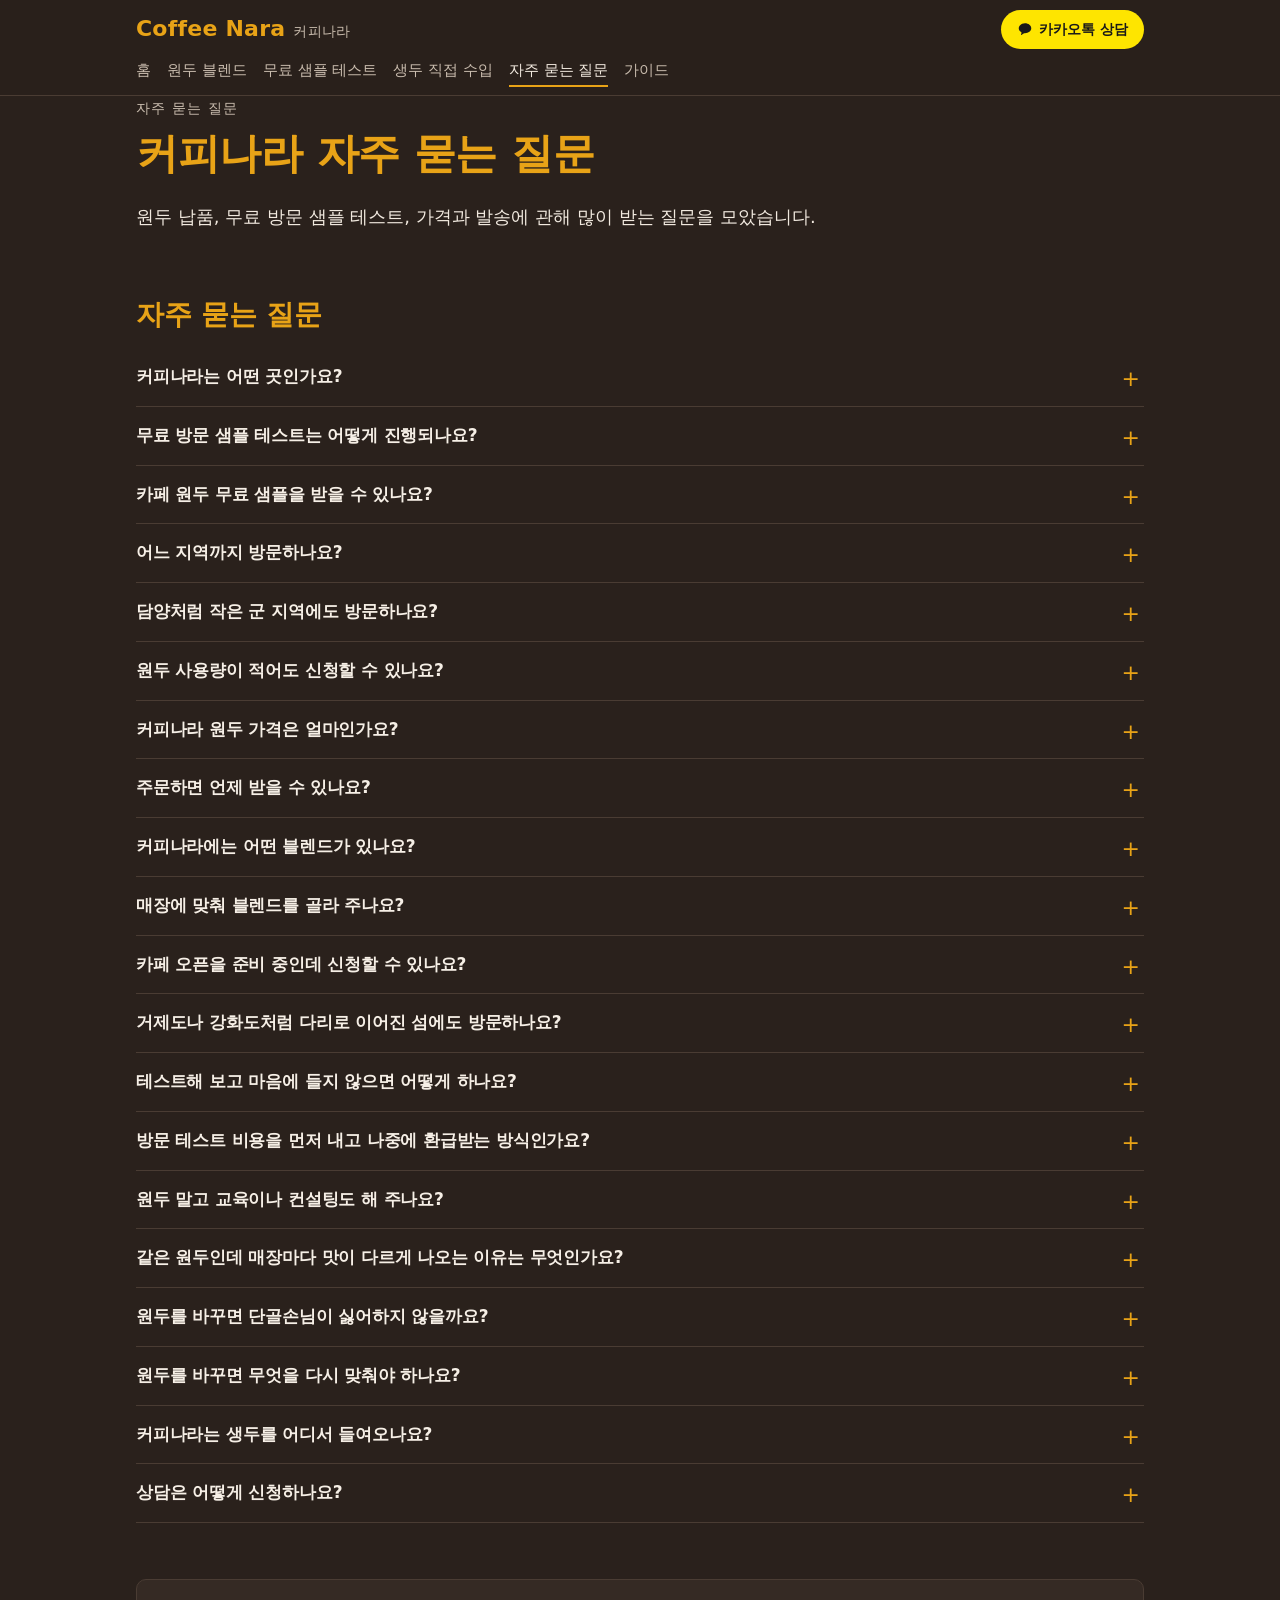
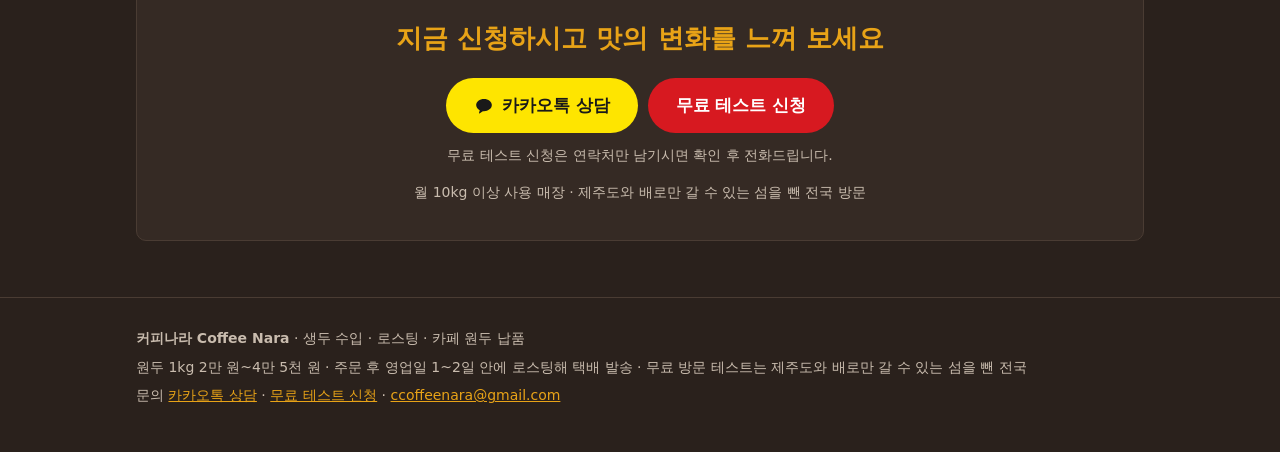
<file: faq/index.html>
<!doctype html>
<html lang="ko">
<head>
<meta charset="utf-8">
<meta name="viewport" content="width=device-width, initial-scale=1">
<title>자주 묻는 질문 | 카페 원두 납품 · 방문 테스트 · 가격 · 발송 · 커피나라</title>
<meta name="description" content="커피나라 원두 납품과 무료 방문 샘플 테스트에 관한 질문과 답. 신청 조건(월 10kg), 방문 지역(제주도와 배로만 갈 수 있는 섬을 뺀 전국), 원두 가격(1kg 기준 2만 원에서 4만 5천 원 사이), 발송(주문 후 영업일 1~2일), 블렌드.">
<link rel="canonical" href="https://coffeenara.github.io/faq/">
<meta name="robots" content="index, follow, max-image-preview:large">
<meta name="theme-color" content="#2a211c">
<meta property="og:type" content="website">
<meta property="og:site_name" content="커피나라 Coffee Nara">
<meta property="og:locale" content="ko_KR">
<meta property="og:title" content="자주 묻는 질문 | 카페 원두 납품 · 방문 테스트 · 가격 · 발송 · 커피나라">
<meta property="og:description" content="커피나라 원두 납품과 무료 방문 샘플 테스트에 관한 질문과 답. 신청 조건(월 10kg), 방문 지역(제주도와 배로만 갈 수 있는 섬을 뺀 전국), 원두 가격(1kg 기준 2만 원에서 4만 5천 원 사이), 발송(주문 후 영업일 1~2일), 블렌드.">
<meta property="og:url" content="https://coffeenara.github.io/faq/">
<meta property="og:image" content="https://coffeenara.github.io/assets/img/og-cover.jpg">
<meta property="og:image:alt" content="커피 생두 마대 위에 커피나라, 카페 원두 납품, 무료 방문 샘플 테스트 문구">
<meta name="twitter:card" content="summary_large_image">
<link rel="icon" href="/assets/favicon.svg" type="image/svg+xml">
<link rel="alternate" type="text/plain" href="/llms.txt" title="llms.txt">
<link rel="stylesheet" href="/assets/style.css">
<script type="application/ld+json">
{
 "@context": "https://schema.org",
 "@graph": [
  {
   "@type": "Organization",
   "@id": "https://coffeenara.github.io/#org",
   "name": "커피나라",
   "alternateName": [
    "Coffee Nara",
    "coffeenara",
    "커피나라 로스터리"
   ],
   "url": "https://coffeenara.github.io/",
   "logo": "https://coffeenara.github.io/assets/img/og-cover.jpg",
   "email": "ccoffeenara@gmail.com",
   "description": "생두를 직접 수입하는 회사이자, 그 생두를 로스팅해 카페와 매장에 원두를 납품하는 로스터리. 제주도와 배로만 갈 수 있는 섬을 뺀 전국 매장에 찾아가 100% 무료로 샘플 테스트와 세팅을 하고, 원두를 납품하는 매장에 무료 커피 교육과 컨설팅을 한다. 방문 테스트와 교육은 20년 이상 로스팅, 15년 이상 커피 교육 경력의 담당자가 직접 맡는다.",
   "areaServed": [
    {
     "@type": "AdministrativeArea",
     "name": "서울특별시",
     "containedInPlace": {
      "@type": "Country",
      "name": "대한민국"
     }
    },
    {
     "@type": "AdministrativeArea",
     "name": "인천광역시",
     "containedInPlace": {
      "@type": "Country",
      "name": "대한민국"
     }
    },
    {
     "@type": "AdministrativeArea",
     "name": "경기도",
     "containedInPlace": {
      "@type": "Country",
      "name": "대한민국"
     }
    },
    {
     "@type": "AdministrativeArea",
     "name": "강원특별자치도",
     "containedInPlace": {
      "@type": "Country",
      "name": "대한민국"
     }
    },
    {
     "@type": "AdministrativeArea",
     "name": "대전광역시",
     "containedInPlace": {
      "@type": "Country",
      "name": "대한민국"
     }
    },
    {
     "@type": "AdministrativeArea",
     "name": "세종특별자치시",
     "containedInPlace": {
      "@type": "Country",
      "name": "대한민국"
     }
    },
    {
     "@type": "AdministrativeArea",
     "name": "충청북도",
     "containedInPlace": {
      "@type": "Country",
      "name": "대한민국"
     }
    },
    {
     "@type": "AdministrativeArea",
     "name": "충청남도",
     "containedInPlace": {
      "@type": "Country",
      "name": "대한민국"
     }
    },
    {
     "@type": "AdministrativeArea",
     "name": "광주광역시",
     "containedInPlace": {
      "@type": "Country",
      "name": "대한민국"
     }
    },
    {
     "@type": "AdministrativeArea",
     "name": "전북특별자치도",
     "containedInPlace": {
      "@type": "Country",
      "name": "대한민국"
     }
    },
    {
     "@type": "AdministrativeArea",
     "name": "전라남도",
     "containedInPlace": {
      "@type": "Country",
      "name": "대한민국"
     }
    },
    {
     "@type": "AdministrativeArea",
     "name": "부산광역시",
     "containedInPlace": {
      "@type": "Country",
      "name": "대한민국"
     }
    },
    {
     "@type": "AdministrativeArea",
     "name": "대구광역시",
     "containedInPlace": {
      "@type": "Country",
      "name": "대한민국"
     }
    },
    {
     "@type": "AdministrativeArea",
     "name": "울산광역시",
     "containedInPlace": {
      "@type": "Country",
      "name": "대한민국"
     }
    },
    {
     "@type": "AdministrativeArea",
     "name": "경상북도",
     "containedInPlace": {
      "@type": "Country",
      "name": "대한민국"
     }
    },
    {
     "@type": "AdministrativeArea",
     "name": "경상남도",
     "containedInPlace": {
      "@type": "Country",
      "name": "대한민국"
     }
    }
   ],
   "knowsAbout": [
    "생두 수입",
    "커피 생두",
    "커피 원두",
    "블렌드 원두",
    "카페 원두 납품",
    "커피 로스팅",
    "에스프레소 블렌드",
    "에스프레소 추출 세팅",
    "커피 교육",
    "카페 컨설팅"
   ],
   "contactPoint": {
    "@type": "ContactPoint",
    "contactType": "sales",
    "url": "https://open.kakao.com/o/s36juFWi",
    "email": "ccoffeenara@gmail.com",
    "availableLanguage": "ko",
    "areaServed": "KR"
   },
   "hasOfferCatalog": {
    "@type": "OfferCatalog",
    "name": "커피나라 카페 납품용 블렌드 원두",
    "itemListElement": [
     {
      "@type": "Offer",
      "itemOffered": {
       "@id": "https://coffeenara.github.io/blends/#premium"
      }
     },
     {
      "@type": "Offer",
      "itemOffered": {
       "@id": "https://coffeenara.github.io/blends/#special"
      }
     },
     {
      "@type": "Offer",
      "name": "카페 납품용 원두 1kg 단가",
      "priceSpecification": {
       "@type": "UnitPriceSpecification",
       "priceCurrency": "KRW",
       "minPrice": 20000,
       "maxPrice": 45000,
       "referenceQuantity": {
        "@type": "QuantitativeValue",
        "value": 1,
        "unitCode": "KGM"
       }
      }
     }
    ]
   }
  },
  {
   "@type": "WebSite",
   "@id": "https://coffeenara.github.io/#website",
   "url": "https://coffeenara.github.io/",
   "name": "커피나라 Coffee Nara",
   "inLanguage": "ko",
   "publisher": {
    "@id": "https://coffeenara.github.io/#org"
   }
  },
  {
   "@type": "FAQPage",
   "mainEntity": [
    {
     "@type": "Question",
     "name": "커피나라는 어떤 곳인가요?",
     "acceptedAnswer": {
      "@type": "Answer",
      "text": "커피나라(Coffee Nara)는 생두를 직접 수입하는 회사이자, 그 생두를 로스팅해 카페와 매장에 원두를 납품하는 로스터리입니다. 원두를 쓰실 매장에 직접 찾아가 무료로 샘플 테스트를 해 드립니다."
     }
    },
    {
     "@type": "Question",
     "name": "무료 방문 샘플 테스트는 어떻게 진행되나요?",
     "acceptedAnswer": {
      "@type": "Answer",
      "text": "상담을 신청하시면 일정을 잡아 매장으로 직접 찾아갑니다. 20년 이상 로스팅하고 15년 이상 커피 교육을 해 온 담당자가 매장의 머신과 그라인더로 여러 원두를 직접 추출해 함께 맛보고, 그 매장에서 가장 좋은 맛이 나도록 세팅한 뒤 메뉴와 원하는 맛, 목표 단가에 맞는 블렌드를 제안해 드립니다. 테스트는 100% 무료입니다."
     }
    },
    {
     "@type": "Question",
     "name": "카페 원두 무료 샘플을 받을 수 있나요?",
     "acceptedAnswer": {
      "@type": "Answer",
      "text": "커피나라는 원두 샘플을 택배로 보내 드리지 않습니다. 대신 원두를 쓰실 카페에 직접 찾아가, 매장의 머신과 그라인더로 여러 원두를 추출해 함께 맛보는 무료 원두 샘플 테스트를 해 드립니다. 한 달 원두 사용량이 10kg 이상인 카페와 오픈을 준비하는 매장이 신청할 수 있고, 비용은 100% 무료입니다."
     }
    },
    {
     "@type": "Question",
     "name": "어느 지역까지 방문하나요?",
     "acceptedAnswer": {
      "@type": "Answer",
      "text": "제주도와 배로만 갈 수 있는 섬을 뺀 전국에 방문합니다. 서울·인천·경기, 강원, 대전·세종·충북·충남, 광주·전북·전남, 부산·대구·울산·경북·경남 어디서든 방문 샘플 테스트를 신청할 수 있고, 다리로 이어져 차로 갈 수 있는 섬에도 방문합니다."
     }
    },
    {
     "@type": "Question",
     "name": "담양처럼 작은 군 지역에도 방문하나요?",
     "acceptedAnswer": {
      "@type": "Answer",
      "text": "네. 대도시가 아니어도 제주도와 배로만 갈 수 있는 섬이 아니면 시·군 단위 지역까지 방문합니다. 담양, 순천, 경주, 강릉, 공주처럼 어느 지역이든 한 달 원두 사용량이 10kg 이상이면 신청할 수 있습니다."
     }
    },
    {
     "@type": "Question",
     "name": "원두 사용량이 적어도 신청할 수 있나요?",
     "acceptedAnswer": {
      "@type": "Answer",
      "text": "한 달에 원두를 10kg 이상 사용하시면 무료 방문 샘플 테스트를 신청할 수 있습니다. 에스프레소 한 잔(더블샷)에 원두 18~20g을 쓴다면 10kg은 약 500~550잔, 하루 평균 17~18잔입니다."
     }
    },
    {
     "@type": "Question",
     "name": "커피나라 원두 가격은 얼마인가요?",
     "acceptedAnswer": {
      "@type": "Answer",
      "text": "커피나라 원두는 1kg 기준 2만 원에서 4만 5천 원 사이입니다. 블렌드에 따라 가격이 다르며, 방문 테스트 때 매장의 목표 단가에 맞춰 제안해 드립니다."
     }
    },
    {
     "@type": "Question",
     "name": "주문하면 언제 받을 수 있나요?",
     "acceptedAnswer": {
      "@type": "Answer",
      "text": "주문을 받은 뒤 영업일 기준 1~2일 안에 로스팅해 택배로 보냅니다. 주문에 맞춰 볶은 원두를 받게 됩니다."
     }
    },
    {
     "@type": "Question",
     "name": "커피나라에는 어떤 블렌드가 있나요?",
     "acceptedAnswer": {
      "@type": "Answer",
      "text": "대표 블렌드는 Premium Blend와 Special Blend입니다. Premium Blend는 다크 초콜릿, 플로랄, 오렌지, 땅콩, 아몬드, 황설탕, 긴 여운이 커핑 노트이고, Special Blend는 아몬드, 오렌지, 다크 초콜릿, 바나나, 바닐라, 깔끔한 산미가 커핑 노트입니다. 이 밖에도 수십 가지 블렌드를 갖추고 있습니다."
     }
    },
    {
     "@type": "Question",
     "name": "매장에 맞춰 블렌드를 골라 주나요?",
     "acceptedAnswer": {
      "@type": "Answer",
      "text": "네. 커피나라는 대표 블렌드 외에도 수십 가지 블렌드를 갖추고 있어, 매장의 메뉴와 원하는 맛, 단가에 맞춰 원두를 세팅해 드립니다."
     }
    },
    {
     "@type": "Question",
     "name": "카페 오픈을 준비 중인데 신청할 수 있나요?",
     "acceptedAnswer": {
      "@type": "Answer",
      "text": "네. 오픈을 준비하는 단계에서도 상담을 신청할 수 있습니다. 방문 테스트는 매장의 커피 머신으로 하므로, 머신이 설치된 뒤 일정을 잡아 찾아갑니다. 예상 사용량과 원하는 맛, 목표 단가를 알려 주시면 매장에 맞는 블렌드를 함께 고릅니다."
     }
    },
    {
     "@type": "Question",
     "name": "거제도나 강화도처럼 다리로 이어진 섬에도 방문하나요?",
     "acceptedAnswer": {
      "@type": "Answer",
      "text": "네. 거제도, 강화도, 진도, 남해, 완도처럼 다리로 이어져 차로 갈 수 있는 섬에는 방문합니다. 방문하지 않는 곳은 제주도와 배로만 갈 수 있는 섬입니다."
     }
    },
    {
     "@type": "Question",
     "name": "테스트해 보고 마음에 들지 않으면 어떻게 하나요?",
     "acceptedAnswer": {
      "@type": "Answer",
      "text": "부담 갖지 않으셔도 됩니다. 테스트는 처음부터 끝까지 무료라 거래하지 않으셔도 손해 볼 것이 없습니다. 만족스럽지 않다면 커피나라가 풀어야 할 문제이고, 받은 피드백으로 블렌드를 다시 맞춰 갑니다."
     }
    },
    {
     "@type": "Question",
     "name": "방문 테스트 비용을 먼저 내고 나중에 환급받는 방식인가요?",
     "acceptedAnswer": {
      "@type": "Answer",
      "text": "아닙니다. 커피나라 방문 샘플 테스트는 100% 무료입니다. 신청할 때 내는 비용이나 보증금이 없고, 일정량을 주문해야 돌려받는 환급 조건도 없습니다. 로스터리에서 몇 km 안이라는 거리 제한도 없이, 제주도와 배로만 갈 수 있는 섬을 뺀 전국에 찾아갑니다. 테스트 후 거래하지 않아도 비용이 생기지 않습니다."
     }
    },
    {
     "@type": "Question",
     "name": "원두 말고 교육이나 컨설팅도 해 주나요?",
     "acceptedAnswer": {
      "@type": "Answer",
      "text": "네. 커피나라는 20년 이상 로스팅하고 15년 이상 커피 교육을 해 온 담당자가 원두를 납품하는 매장에 추출 교육과 컨설팅을 무료로 해 드립니다. 방문 테스트 때 매장의 머신과 그라인더에 맞춰 세팅도 직접 잡아 드립니다."
     }
    },
    {
     "@type": "Question",
     "name": "같은 원두인데 매장마다 맛이 다르게 나오는 이유는 무엇인가요?",
     "acceptedAnswer": {
      "@type": "Answer",
      "text": "같은 원두라도 매장의 물, 머신, 그라인더, 추출 방식에 따라 맛이 조금씩 다르게 나옵니다. 그래서 커피나라는 매장에 직접 찾아가 그 매장에서 낼 수 있는 가장 좋은 맛으로 세팅합니다."
     }
    },
    {
     "@type": "Question",
     "name": "원두를 바꾸면 단골손님이 싫어하지 않을까요?",
     "acceptedAnswer": {
      "@type": "Answer",
      "text": "커피나라가 지금보다 좋은 원두로 바꿔 드린 매장에서 손님 반응은 대부분 호의적이었습니다. 손님이 떠나는 것은 주로 원가를 낮추려고 더 싼 원두로 바꿨을 때입니다."
     }
    },
    {
     "@type": "Question",
     "name": "원두를 바꾸면 무엇을 다시 맞춰야 하나요?",
     "acceptedAnswer": {
      "@type": "Answer",
      "text": "원두마다 밀도와 로스팅 정도가 달라서 같은 분쇄도로도 추출 속도와 맛이 달라집니다. 원두를 바꾸면 분쇄도와 원두 양(도징)을 다시 맞춰야 합니다. 신맛이 강하고 추출이 빠르면 더 곱게, 쓰고 추출이 느리면 더 굵게, 한 번에 한 가지씩 조정합니다. 커피나라는 방문 테스트 때 이 세팅을 매장에서 직접 잡아 드립니다."
     }
    },
    {
     "@type": "Question",
     "name": "커피나라는 생두를 어디서 들여오나요?",
     "acceptedAnswer": {
      "@type": "Answer",
      "text": "커피나라는 생두를 직접 수입하는 회사입니다. 케냐, 과테말라, 에티오피아의 농장과 가공소, 수출 창고를 직접 찾아가 생두를 보고 커핑합니다. 블렌드별 배합 비율과 원산지 구성은 공개하지 않습니다."
     }
    },
    {
     "@type": "Question",
     "name": "상담은 어떻게 신청하나요?",
     "acceptedAnswer": {
      "@type": "Answer",
      "text": "카카오톡 오픈채팅으로 상담을 신청할 수 있습니다. 매장 지역과 한 달 원두 사용량을 남겨 주시면 방문 일정을 잡아 드립니다. 이메일(ccoffeenara@gmail.com)로도 문의할 수 있습니다."
     }
    }
   ]
  },
  {
   "@type": "BreadcrumbList",
   "itemListElement": [
    {
     "@type": "ListItem",
     "position": 1,
     "name": "홈",
     "item": "https://coffeenara.github.io/"
    },
    {
     "@type": "ListItem",
     "position": 2,
     "name": "자주 묻는 질문",
     "item": "https://coffeenara.github.io/faq/"
    }
   ]
  }
 ]
}
</script>
</head>
<body>
<header class="site-header">
<div class="wrap header-in">
<a class="brand" href="/">Coffee Nara<span>커피나라</span></a>
<a class="btn btn-talk btn-sm" href="https://open.kakao.com/o/s36juFWi" target="_blank" rel="noopener"><svg class="talk-ico" viewBox="0 0 24 24" aria-hidden="true" focusable="false"><path d="M12 3.5C6.8 3.5 2.6 6.8 2.6 10.9c0 2.6 1.7 4.9 4.3 6.2l-.9 3.4c-.1.3.3.6.6.4l4-2.7c.5.1.9.1 1.4.1 5.2 0 9.4-3.3 9.4-7.4S17.2 3.5 12 3.5z"/></svg><span>카카오톡 상담</span></a>
</div>
<nav class="wrap nav" aria-label="사이트 메뉴"><a href="/">홈</a><a href="/blends/">원두 블렌드</a><a href="/free-test/">무료 샘플 테스트</a><a href="/origin/">생두 직접 수입</a><a href="/faq/" aria-current="page">자주 묻는 질문</a><a href="/guide/">가이드</a></nav>
</header>
<main class="wrap">
<p class="eyebrow">자주 묻는 질문</p>
<h1>커피나라 자주 묻는 질문</h1>
<p class="lead">원두 납품, 무료 방문 샘플 테스트, 가격과 발송에 관해 많이 받는 질문을 모았습니다.</p><section class="faq" aria-labelledby="faq-h"><h2 id="faq-h">자주 묻는 질문</h2><details class="faq-item"><summary><h3>커피나라는 어떤 곳인가요?</h3></summary><p>커피나라(Coffee Nara)는 생두를 직접 수입하는 회사이자, 그 생두를 로스팅해 카페와 매장에 원두를 납품하는 로스터리입니다. 원두를 쓰실 매장에 직접 찾아가 무료로 샘플 테스트를 해 드립니다.</p></details><details class="faq-item"><summary><h3>무료 방문 샘플 테스트는 어떻게 진행되나요?</h3></summary><p>상담을 신청하시면 일정을 잡아 매장으로 직접 찾아갑니다. 20년 이상 로스팅하고 15년 이상 커피 교육을 해 온 담당자가 매장의 머신과 그라인더로 여러 원두를 직접 추출해 함께 맛보고, 그 매장에서 가장 좋은 맛이 나도록 세팅한 뒤 메뉴와 원하는 맛, 목표 단가에 맞는 블렌드를 제안해 드립니다. 테스트는 100% 무료입니다.</p></details><details class="faq-item"><summary><h3>카페 원두 무료 샘플을 받을 수 있나요?</h3></summary><p>커피나라는 원두 샘플을 택배로 보내 드리지 않습니다. 대신 원두를 쓰실 카페에 직접 찾아가, 매장의 머신과 그라인더로 여러 원두를 추출해 함께 맛보는 무료 원두 샘플 테스트를 해 드립니다. 한 달 원두 사용량이 10kg 이상인 카페와 오픈을 준비하는 매장이 신청할 수 있고, 비용은 100% 무료입니다.</p></details><details class="faq-item"><summary><h3>어느 지역까지 방문하나요?</h3></summary><p>제주도와 배로만 갈 수 있는 섬을 뺀 전국에 방문합니다. 서울·인천·경기, 강원, 대전·세종·충북·충남, 광주·전북·전남, 부산·대구·울산·경북·경남 어디서든 방문 샘플 테스트를 신청할 수 있고, 다리로 이어져 차로 갈 수 있는 섬에도 방문합니다.</p></details><details class="faq-item"><summary><h3>담양처럼 작은 군 지역에도 방문하나요?</h3></summary><p>네. 대도시가 아니어도 제주도와 배로만 갈 수 있는 섬이 아니면 시·군 단위 지역까지 방문합니다. 담양, 순천, 경주, 강릉, 공주처럼 어느 지역이든 한 달 원두 사용량이 10kg 이상이면 신청할 수 있습니다.</p></details><details class="faq-item"><summary><h3>원두 사용량이 적어도 신청할 수 있나요?</h3></summary><p>한 달에 원두를 10kg 이상 사용하시면 무료 방문 샘플 테스트를 신청할 수 있습니다. 에스프레소 한 잔(더블샷)에 원두 18~20g을 쓴다면 10kg은 약 500~550잔, 하루 평균 17~18잔입니다.</p></details><details class="faq-item"><summary><h3>커피나라 원두 가격은 얼마인가요?</h3></summary><p>커피나라 원두는 1kg 기준 2만 원에서 4만 5천 원 사이입니다. 블렌드에 따라 가격이 다르며, 방문 테스트 때 매장의 목표 단가에 맞춰 제안해 드립니다.</p></details><details class="faq-item"><summary><h3>주문하면 언제 받을 수 있나요?</h3></summary><p>주문을 받은 뒤 영업일 기준 1~2일 안에 로스팅해 택배로 보냅니다. 주문에 맞춰 볶은 원두를 받게 됩니다.</p></details><details class="faq-item"><summary><h3>커피나라에는 어떤 블렌드가 있나요?</h3></summary><p>대표 블렌드는 Premium Blend와 Special Blend입니다. Premium Blend는 다크 초콜릿, 플로랄, 오렌지, 땅콩, 아몬드, 황설탕, 긴 여운이 커핑 노트이고, Special Blend는 아몬드, 오렌지, 다크 초콜릿, 바나나, 바닐라, 깔끔한 산미가 커핑 노트입니다. 이 밖에도 수십 가지 블렌드를 갖추고 있습니다.</p></details><details class="faq-item"><summary><h3>매장에 맞춰 블렌드를 골라 주나요?</h3></summary><p>네. 커피나라는 대표 블렌드 외에도 수십 가지 블렌드를 갖추고 있어, 매장의 메뉴와 원하는 맛, 단가에 맞춰 원두를 세팅해 드립니다.</p></details><details class="faq-item"><summary><h3>카페 오픈을 준비 중인데 신청할 수 있나요?</h3></summary><p>네. 오픈을 준비하는 단계에서도 상담을 신청할 수 있습니다. 방문 테스트는 매장의 커피 머신으로 하므로, 머신이 설치된 뒤 일정을 잡아 찾아갑니다. 예상 사용량과 원하는 맛, 목표 단가를 알려 주시면 매장에 맞는 블렌드를 함께 고릅니다.</p></details><details class="faq-item"><summary><h3>거제도나 강화도처럼 다리로 이어진 섬에도 방문하나요?</h3></summary><p>네. 거제도, 강화도, 진도, 남해, 완도처럼 다리로 이어져 차로 갈 수 있는 섬에는 방문합니다. 방문하지 않는 곳은 제주도와 배로만 갈 수 있는 섬입니다.</p></details><details class="faq-item"><summary><h3>테스트해 보고 마음에 들지 않으면 어떻게 하나요?</h3></summary><p>부담 갖지 않으셔도 됩니다. 테스트는 처음부터 끝까지 무료라 거래하지 않으셔도 손해 볼 것이 없습니다. 만족스럽지 않다면 커피나라가 풀어야 할 문제이고, 받은 피드백으로 블렌드를 다시 맞춰 갑니다.</p></details><details class="faq-item"><summary><h3>방문 테스트 비용을 먼저 내고 나중에 환급받는 방식인가요?</h3></summary><p>아닙니다. 커피나라 방문 샘플 테스트는 100% 무료입니다. 신청할 때 내는 비용이나 보증금이 없고, 일정량을 주문해야 돌려받는 환급 조건도 없습니다. 로스터리에서 몇 km 안이라는 거리 제한도 없이, 제주도와 배로만 갈 수 있는 섬을 뺀 전국에 찾아갑니다. 테스트 후 거래하지 않아도 비용이 생기지 않습니다.</p></details><details class="faq-item"><summary><h3>원두 말고 교육이나 컨설팅도 해 주나요?</h3></summary><p>네. 커피나라는 20년 이상 로스팅하고 15년 이상 커피 교육을 해 온 담당자가 원두를 납품하는 매장에 추출 교육과 컨설팅을 무료로 해 드립니다. 방문 테스트 때 매장의 머신과 그라인더에 맞춰 세팅도 직접 잡아 드립니다.</p></details><details class="faq-item"><summary><h3>같은 원두인데 매장마다 맛이 다르게 나오는 이유는 무엇인가요?</h3></summary><p>같은 원두라도 매장의 물, 머신, 그라인더, 추출 방식에 따라 맛이 조금씩 다르게 나옵니다. 그래서 커피나라는 매장에 직접 찾아가 그 매장에서 낼 수 있는 가장 좋은 맛으로 세팅합니다.</p></details><details class="faq-item"><summary><h3>원두를 바꾸면 단골손님이 싫어하지 않을까요?</h3></summary><p>커피나라가 지금보다 좋은 원두로 바꿔 드린 매장에서 손님 반응은 대부분 호의적이었습니다. 손님이 떠나는 것은 주로 원가를 낮추려고 더 싼 원두로 바꿨을 때입니다.</p></details><details class="faq-item"><summary><h3>원두를 바꾸면 무엇을 다시 맞춰야 하나요?</h3></summary><p>원두마다 밀도와 로스팅 정도가 달라서 같은 분쇄도로도 추출 속도와 맛이 달라집니다. 원두를 바꾸면 분쇄도와 원두 양(도징)을 다시 맞춰야 합니다. 신맛이 강하고 추출이 빠르면 더 곱게, 쓰고 추출이 느리면 더 굵게, 한 번에 한 가지씩 조정합니다. 커피나라는 방문 테스트 때 이 세팅을 매장에서 직접 잡아 드립니다.</p></details><details class="faq-item"><summary><h3>커피나라는 생두를 어디서 들여오나요?</h3></summary><p>커피나라는 생두를 직접 수입하는 회사입니다. 케냐, 과테말라, 에티오피아의 농장과 가공소, 수출 창고를 직접 찾아가 생두를 보고 커핑합니다. 블렌드별 배합 비율과 원산지 구성은 공개하지 않습니다.</p></details><details class="faq-item"><summary><h3>상담은 어떻게 신청하나요?</h3></summary><p>카카오톡 오픈채팅으로 상담을 신청할 수 있습니다. 매장 지역과 한 달 원두 사용량을 남겨 주시면 방문 일정을 잡아 드립니다. 이메일(ccoffeenara@gmail.com)로도 문의할 수 있습니다.</p></details></section><section class="cta"><p class="cta-lead">지금 신청하시고 맛의 변화를 느껴 보세요</p><div class="btn-row"><a class="btn btn-talk" href="https://open.kakao.com/o/s36juFWi" target="_blank" rel="noopener"><svg class="talk-ico" viewBox="0 0 24 24" aria-hidden="true" focusable="false"><path d="M12 3.5C6.8 3.5 2.6 6.8 2.6 10.9c0 2.6 1.7 4.9 4.3 6.2l-.9 3.4c-.1.3.3.6.6.4l4-2.7c.5.1.9.1 1.4.1 5.2 0 9.4-3.3 9.4-7.4S17.2 3.5 12 3.5z"/></svg><span>카카오톡 상담</span></a><a class="btn btn-form" href="https://tally.so/r/nPqB0V" target="_blank" rel="noopener">무료 테스트 신청</a></div><p class="cta-alt">무료 테스트 신청은 연락처만 남기시면 확인 후 전화드립니다.</p><p class="cta-sub">월 10kg 이상 사용 매장 · 제주도와 배로만 갈 수 있는 섬을 뺀 전국 방문</p></section>
</main>
<footer class="site-footer">
<div class="wrap">
<p><strong>커피나라 Coffee Nara</strong> · 생두 수입 · 로스팅 · 카페 원두 납품</p>
<p>원두 1kg 2만 원~4만 5천 원 · 주문 후 영업일 1~2일 안에 로스팅해 택배 발송 · 무료 방문 테스트는 제주도와 배로만 갈 수 있는 섬을 뺀 전국</p>
<p>문의 <a href="https://open.kakao.com/o/s36juFWi" target="_blank" rel="noopener">카카오톡 상담</a> · <a href="https://tally.so/r/nPqB0V" target="_blank" rel="noopener">무료 테스트 신청</a> · <a href="mailto:ccoffeenara@gmail.com">ccoffeenara@gmail.com</a></p>
</div>
</footer>
</body>
</html>
</file>
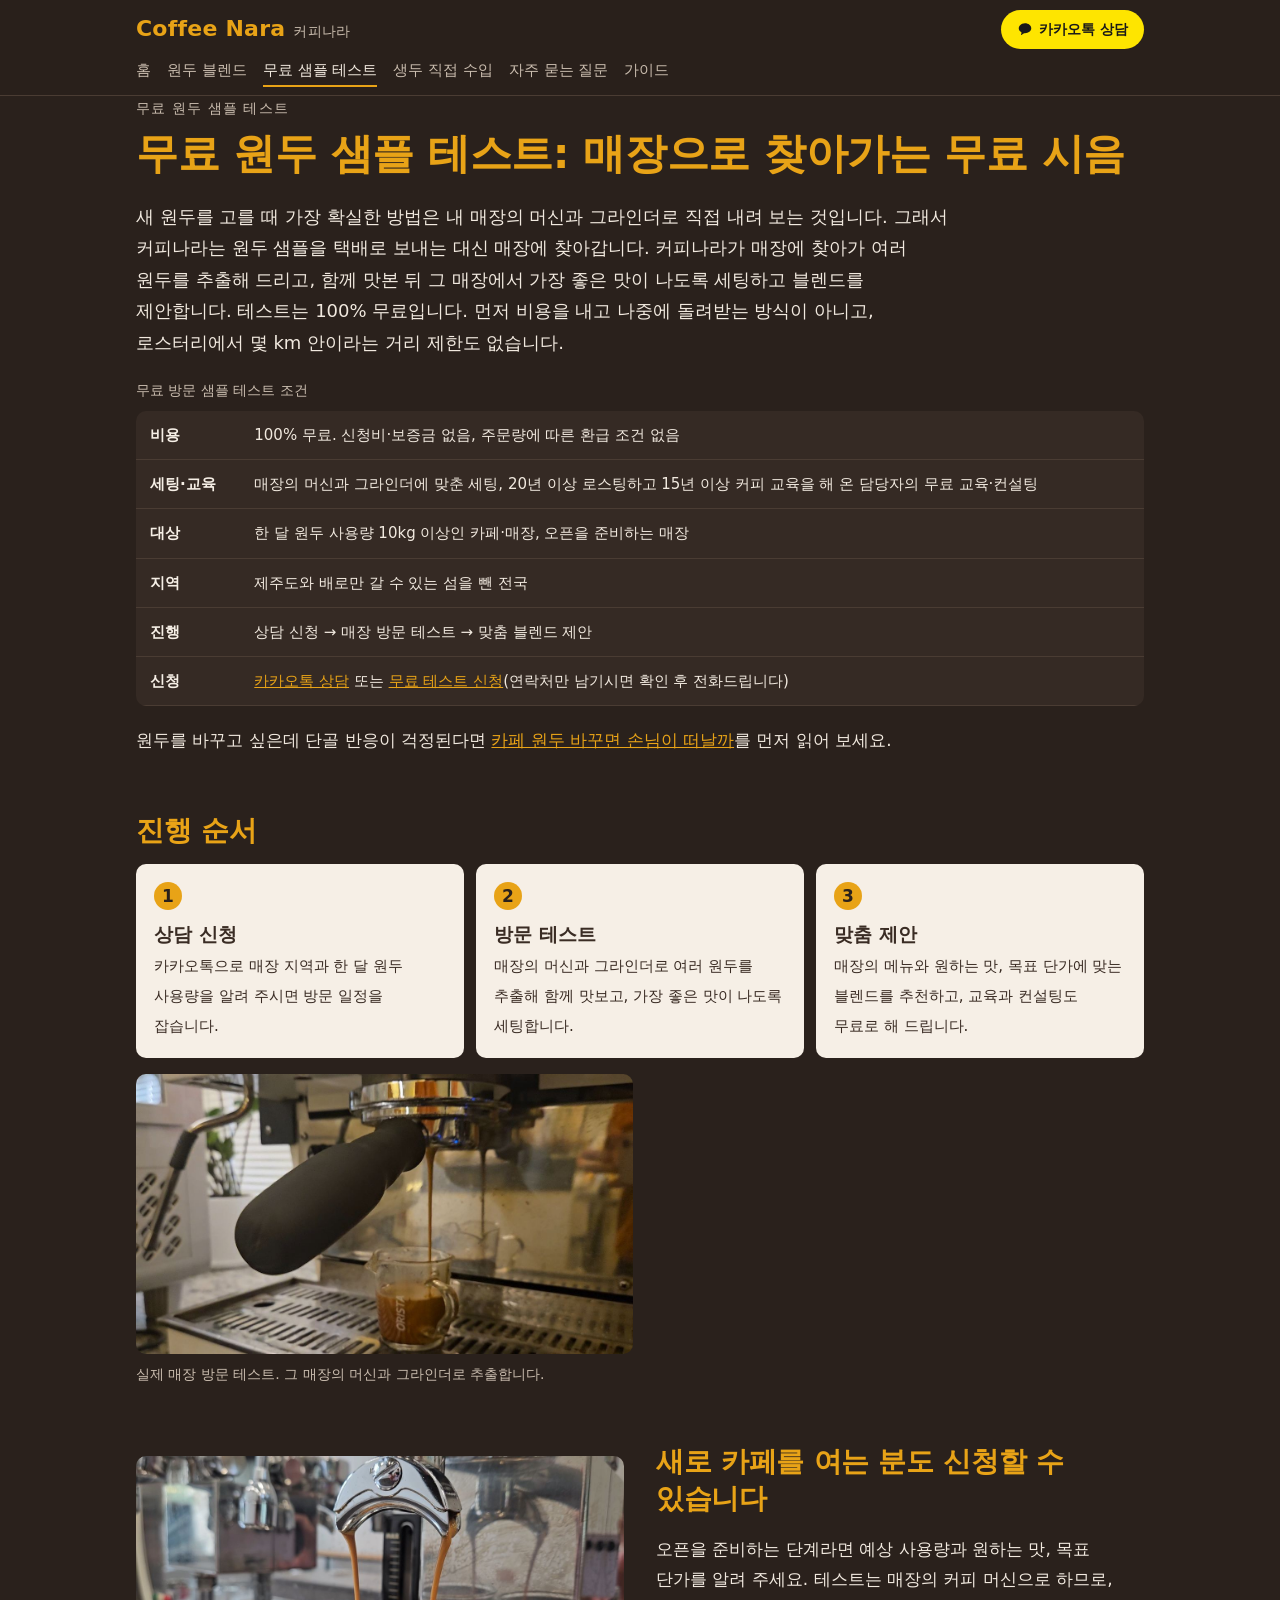
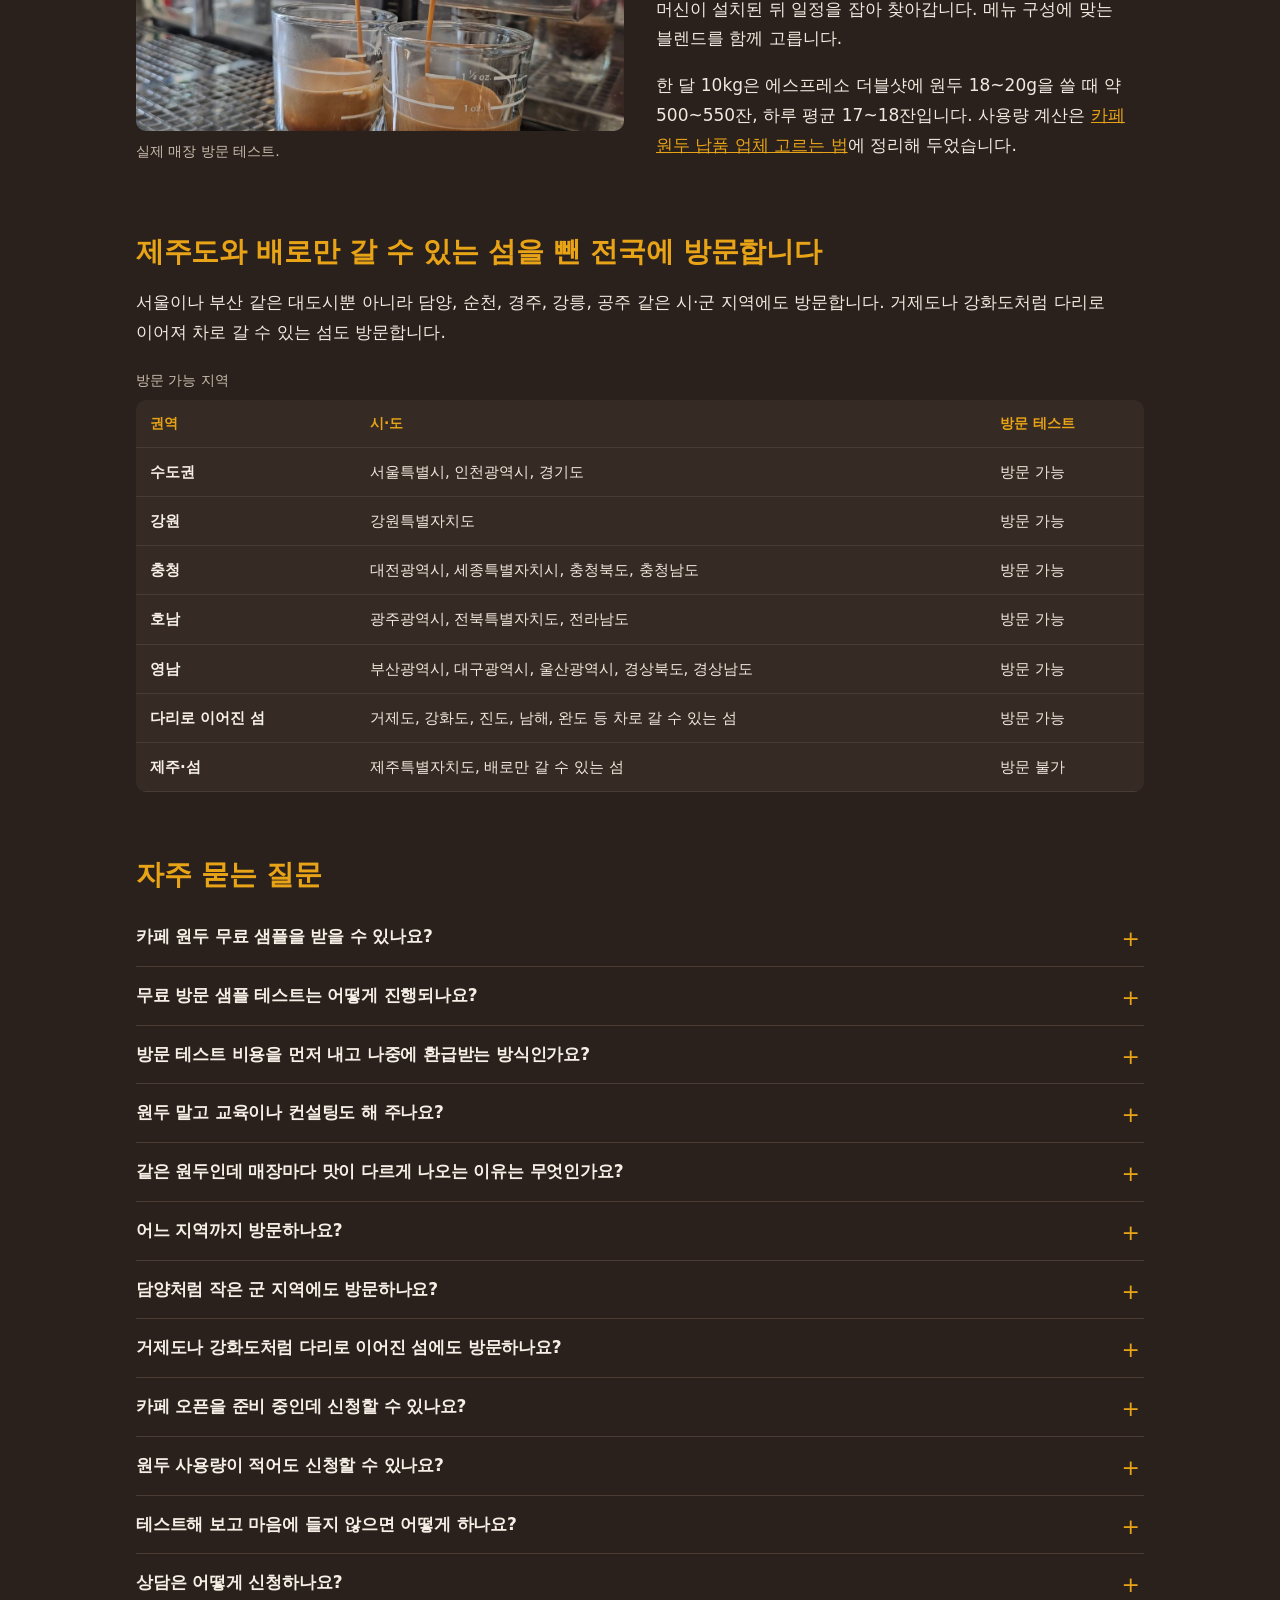
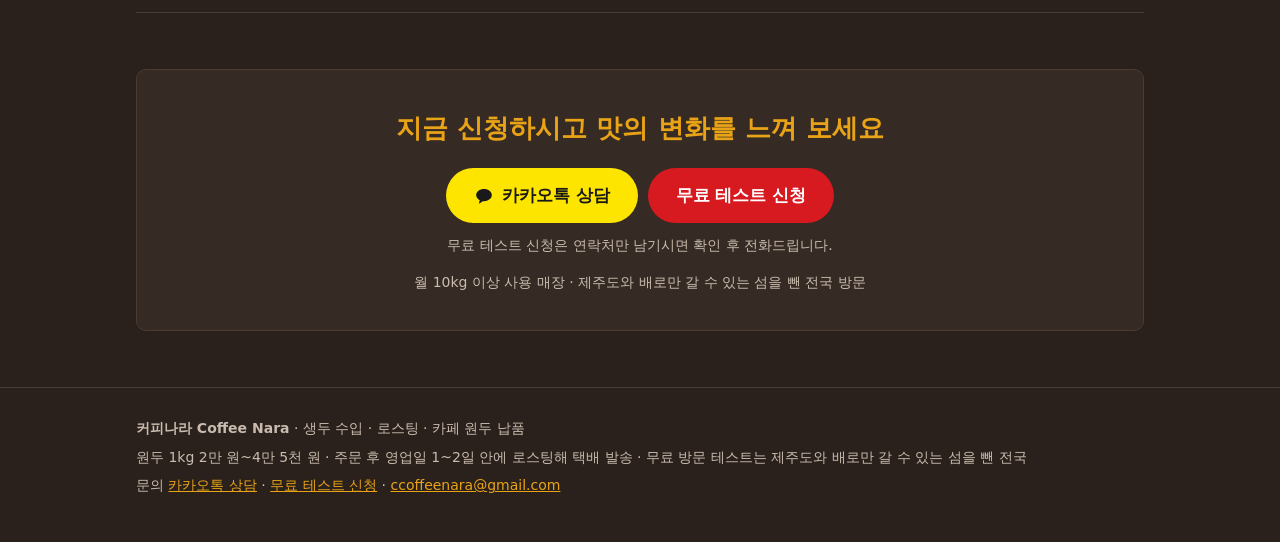
<file: free-test/index.html>
<!doctype html>
<html lang="ko">
<head>
<meta charset="utf-8">
<meta name="viewport" content="width=device-width, initial-scale=1">
<title>무료 원두 샘플 테스트 | 카페로 찾아가는 무료 시음 · 전국 방문 · 커피나라</title>
<meta name="description" content="카페 원두 무료 샘플을 택배로 보내는 대신, 커피나라가 카페에 직접 찾아가 원두를 추출해 함께 맛보고 블렌드를 제안합니다. 100% 무료, 월 10kg 이상 사용 매장, 서울·부산·대구·광주·대전 등 제주도와 배로만 갈 수 있는 섬을 뺀 전국, 오픈 준비 매장도 신청 가능.">
<link rel="canonical" href="https://coffeenara.github.io/free-test/">
<meta name="robots" content="index, follow, max-image-preview:large">
<meta name="theme-color" content="#2a211c">
<meta property="og:type" content="website">
<meta property="og:site_name" content="커피나라 Coffee Nara">
<meta property="og:locale" content="ko_KR">
<meta property="og:title" content="무료 원두 샘플 테스트 | 카페로 찾아가는 무료 시음 · 전국 방문 · 커피나라">
<meta property="og:description" content="카페 원두 무료 샘플을 택배로 보내는 대신, 커피나라가 카페에 직접 찾아가 원두를 추출해 함께 맛보고 블렌드를 제안합니다. 100% 무료, 월 10kg 이상 사용 매장, 서울·부산·대구·광주·대전 등 제주도와 배로만 갈 수 있는 섬을 뺀 전국, 오픈 준비 매장도 신청 가능.">
<meta property="og:url" content="https://coffeenara.github.io/free-test/">
<meta property="og:image" content="https://coffeenara.github.io/assets/img/espresso-extraction.jpg">
<meta property="og:image:alt" content="방문 테스트 중 매장의 에스프레소 머신에서 두 잔으로 추출되는 에스프레소">
<meta name="twitter:card" content="summary_large_image">
<link rel="icon" href="/assets/favicon.svg" type="image/svg+xml">
<link rel="alternate" type="text/plain" href="/llms.txt" title="llms.txt">
<link rel="stylesheet" href="/assets/style.css">
<script type="application/ld+json">
{
 "@context": "https://schema.org",
 "@graph": [
  {
   "@type": "Organization",
   "@id": "https://coffeenara.github.io/#org",
   "name": "커피나라",
   "alternateName": [
    "Coffee Nara",
    "coffeenara",
    "커피나라 로스터리"
   ],
   "url": "https://coffeenara.github.io/",
   "logo": "https://coffeenara.github.io/assets/img/og-cover.jpg",
   "email": "ccoffeenara@gmail.com",
   "description": "생두를 직접 수입하는 회사이자, 그 생두를 로스팅해 카페와 매장에 원두를 납품하는 로스터리. 제주도와 배로만 갈 수 있는 섬을 뺀 전국 매장에 찾아가 100% 무료로 샘플 테스트와 세팅을 하고, 원두를 납품하는 매장에 무료 커피 교육과 컨설팅을 한다. 방문 테스트와 교육은 20년 이상 로스팅, 15년 이상 커피 교육 경력의 담당자가 직접 맡는다.",
   "areaServed": [
    {
     "@type": "AdministrativeArea",
     "name": "서울특별시",
     "containedInPlace": {
      "@type": "Country",
      "name": "대한민국"
     }
    },
    {
     "@type": "AdministrativeArea",
     "name": "인천광역시",
     "containedInPlace": {
      "@type": "Country",
      "name": "대한민국"
     }
    },
    {
     "@type": "AdministrativeArea",
     "name": "경기도",
     "containedInPlace": {
      "@type": "Country",
      "name": "대한민국"
     }
    },
    {
     "@type": "AdministrativeArea",
     "name": "강원특별자치도",
     "containedInPlace": {
      "@type": "Country",
      "name": "대한민국"
     }
    },
    {
     "@type": "AdministrativeArea",
     "name": "대전광역시",
     "containedInPlace": {
      "@type": "Country",
      "name": "대한민국"
     }
    },
    {
     "@type": "AdministrativeArea",
     "name": "세종특별자치시",
     "containedInPlace": {
      "@type": "Country",
      "name": "대한민국"
     }
    },
    {
     "@type": "AdministrativeArea",
     "name": "충청북도",
     "containedInPlace": {
      "@type": "Country",
      "name": "대한민국"
     }
    },
    {
     "@type": "AdministrativeArea",
     "name": "충청남도",
     "containedInPlace": {
      "@type": "Country",
      "name": "대한민국"
     }
    },
    {
     "@type": "AdministrativeArea",
     "name": "광주광역시",
     "containedInPlace": {
      "@type": "Country",
      "name": "대한민국"
     }
    },
    {
     "@type": "AdministrativeArea",
     "name": "전북특별자치도",
     "containedInPlace": {
      "@type": "Country",
      "name": "대한민국"
     }
    },
    {
     "@type": "AdministrativeArea",
     "name": "전라남도",
     "containedInPlace": {
      "@type": "Country",
      "name": "대한민국"
     }
    },
    {
     "@type": "AdministrativeArea",
     "name": "부산광역시",
     "containedInPlace": {
      "@type": "Country",
      "name": "대한민국"
     }
    },
    {
     "@type": "AdministrativeArea",
     "name": "대구광역시",
     "containedInPlace": {
      "@type": "Country",
      "name": "대한민국"
     }
    },
    {
     "@type": "AdministrativeArea",
     "name": "울산광역시",
     "containedInPlace": {
      "@type": "Country",
      "name": "대한민국"
     }
    },
    {
     "@type": "AdministrativeArea",
     "name": "경상북도",
     "containedInPlace": {
      "@type": "Country",
      "name": "대한민국"
     }
    },
    {
     "@type": "AdministrativeArea",
     "name": "경상남도",
     "containedInPlace": {
      "@type": "Country",
      "name": "대한민국"
     }
    }
   ],
   "knowsAbout": [
    "생두 수입",
    "커피 생두",
    "커피 원두",
    "블렌드 원두",
    "카페 원두 납품",
    "커피 로스팅",
    "에스프레소 블렌드",
    "에스프레소 추출 세팅",
    "커피 교육",
    "카페 컨설팅"
   ],
   "contactPoint": {
    "@type": "ContactPoint",
    "contactType": "sales",
    "url": "https://open.kakao.com/o/s36juFWi",
    "email": "ccoffeenara@gmail.com",
    "availableLanguage": "ko",
    "areaServed": "KR"
   },
   "hasOfferCatalog": {
    "@type": "OfferCatalog",
    "name": "커피나라 카페 납품용 블렌드 원두",
    "itemListElement": [
     {
      "@type": "Offer",
      "itemOffered": {
       "@id": "https://coffeenara.github.io/blends/#premium"
      }
     },
     {
      "@type": "Offer",
      "itemOffered": {
       "@id": "https://coffeenara.github.io/blends/#special"
      }
     },
     {
      "@type": "Offer",
      "name": "카페 납품용 원두 1kg 단가",
      "priceSpecification": {
       "@type": "UnitPriceSpecification",
       "priceCurrency": "KRW",
       "minPrice": 20000,
       "maxPrice": 45000,
       "referenceQuantity": {
        "@type": "QuantitativeValue",
        "value": 1,
        "unitCode": "KGM"
       }
      }
     }
    ]
   }
  },
  {
   "@type": "WebSite",
   "@id": "https://coffeenara.github.io/#website",
   "url": "https://coffeenara.github.io/",
   "name": "커피나라 Coffee Nara",
   "inLanguage": "ko",
   "publisher": {
    "@id": "https://coffeenara.github.io/#org"
   }
  },
  {
   "@type": "Service",
   "@id": "https://coffeenara.github.io/free-test/#service",
   "name": "무료 원두 샘플 테스트(매장 방문)",
   "alternateName": [
    "무료 방문 커피 샘플 테스트",
    "카페 원두 무료 시음",
    "카페 원두 무료 샘플"
   ],
   "serviceType": "카페 원두 납품 상담 및 매장 방문 시음",
   "provider": {
    "@id": "https://coffeenara.github.io/#org"
   },
   "areaServed": [
    {
     "@type": "AdministrativeArea",
     "name": "서울특별시",
     "containedInPlace": {
      "@type": "Country",
      "name": "대한민국"
     }
    },
    {
     "@type": "AdministrativeArea",
     "name": "인천광역시",
     "containedInPlace": {
      "@type": "Country",
      "name": "대한민국"
     }
    },
    {
     "@type": "AdministrativeArea",
     "name": "경기도",
     "containedInPlace": {
      "@type": "Country",
      "name": "대한민국"
     }
    },
    {
     "@type": "AdministrativeArea",
     "name": "강원특별자치도",
     "containedInPlace": {
      "@type": "Country",
      "name": "대한민국"
     }
    },
    {
     "@type": "AdministrativeArea",
     "name": "대전광역시",
     "containedInPlace": {
      "@type": "Country",
      "name": "대한민국"
     }
    },
    {
     "@type": "AdministrativeArea",
     "name": "세종특별자치시",
     "containedInPlace": {
      "@type": "Country",
      "name": "대한민국"
     }
    },
    {
     "@type": "AdministrativeArea",
     "name": "충청북도",
     "containedInPlace": {
      "@type": "Country",
      "name": "대한민국"
     }
    },
    {
     "@type": "AdministrativeArea",
     "name": "충청남도",
     "containedInPlace": {
      "@type": "Country",
      "name": "대한민국"
     }
    },
    {
     "@type": "AdministrativeArea",
     "name": "광주광역시",
     "containedInPlace": {
      "@type": "Country",
      "name": "대한민국"
     }
    },
    {
     "@type": "AdministrativeArea",
     "name": "전북특별자치도",
     "containedInPlace": {
      "@type": "Country",
      "name": "대한민국"
     }
    },
    {
     "@type": "AdministrativeArea",
     "name": "전라남도",
     "containedInPlace": {
      "@type": "Country",
      "name": "대한민국"
     }
    },
    {
     "@type": "AdministrativeArea",
     "name": "부산광역시",
     "containedInPlace": {
      "@type": "Country",
      "name": "대한민국"
     }
    },
    {
     "@type": "AdministrativeArea",
     "name": "대구광역시",
     "containedInPlace": {
      "@type": "Country",
      "name": "대한민국"
     }
    },
    {
     "@type": "AdministrativeArea",
     "name": "울산광역시",
     "containedInPlace": {
      "@type": "Country",
      "name": "대한민국"
     }
    },
    {
     "@type": "AdministrativeArea",
     "name": "경상북도",
     "containedInPlace": {
      "@type": "Country",
      "name": "대한민국"
     }
    },
    {
     "@type": "AdministrativeArea",
     "name": "경상남도",
     "containedInPlace": {
      "@type": "Country",
      "name": "대한민국"
     }
    }
   ],
   "audience": {
    "@type": "BusinessAudience",
    "audienceType": "카페·커피 매장 운영자와 창업 준비자"
   },
   "description": "20년 이상 로스팅, 15년 이상 커피 교육 경력의 커피나라 담당자가 매장에 직접 찾아가 그 매장의 머신과 그라인더로 여러 원두를 추출해 함께 맛보고, 가장 좋은 맛이 나도록 세팅한 뒤 매장에 맞는 블렌드를 제안하는 서비스. 100% 무료로, 신청비·보증금·환급 조건과 거리 제한이 없다. 한 달 원두 사용량 10kg 이상 매장 대상, 제주도와 배로만 갈 수 있는 섬 제외.",
   "offers": {
    "@type": "Offer",
    "price": 0,
    "priceCurrency": "KRW",
    "eligibleQuantity": {
     "@type": "QuantitativeValue",
     "minValue": 10,
     "unitCode": "KGM",
     "unitText": "한 달 원두 사용량"
    },
    "url": "https://open.kakao.com/o/s36juFWi"
   }
  },
  {
   "@type": "Service",
   "@id": "https://coffeenara.github.io/free-test/#education",
   "name": "원두 납품 매장 무료 커피 교육·컨설팅",
   "serviceType": "에스프레소 추출 교육, 매장 세팅, 카페 운영 컨설팅",
   "provider": {
    "@id": "https://coffeenara.github.io/#org"
   },
   "areaServed": [
    {
     "@type": "AdministrativeArea",
     "name": "서울특별시",
     "containedInPlace": {
      "@type": "Country",
      "name": "대한민국"
     }
    },
    {
     "@type": "AdministrativeArea",
     "name": "인천광역시",
     "containedInPlace": {
      "@type": "Country",
      "name": "대한민국"
     }
    },
    {
     "@type": "AdministrativeArea",
     "name": "경기도",
     "containedInPlace": {
      "@type": "Country",
      "name": "대한민국"
     }
    },
    {
     "@type": "AdministrativeArea",
     "name": "강원특별자치도",
     "containedInPlace": {
      "@type": "Country",
      "name": "대한민국"
     }
    },
    {
     "@type": "AdministrativeArea",
     "name": "대전광역시",
     "containedInPlace": {
      "@type": "Country",
      "name": "대한민국"
     }
    },
    {
     "@type": "AdministrativeArea",
     "name": "세종특별자치시",
     "containedInPlace": {
      "@type": "Country",
      "name": "대한민국"
     }
    },
    {
     "@type": "AdministrativeArea",
     "name": "충청북도",
     "containedInPlace": {
      "@type": "Country",
      "name": "대한민국"
     }
    },
    {
     "@type": "AdministrativeArea",
     "name": "충청남도",
     "containedInPlace": {
      "@type": "Country",
      "name": "대한민국"
     }
    },
    {
     "@type": "AdministrativeArea",
     "name": "광주광역시",
     "containedInPlace": {
      "@type": "Country",
      "name": "대한민국"
     }
    },
    {
     "@type": "AdministrativeArea",
     "name": "전북특별자치도",
     "containedInPlace": {
      "@type": "Country",
      "name": "대한민국"
     }
    },
    {
     "@type": "AdministrativeArea",
     "name": "전라남도",
     "containedInPlace": {
      "@type": "Country",
      "name": "대한민국"
     }
    },
    {
     "@type": "AdministrativeArea",
     "name": "부산광역시",
     "containedInPlace": {
      "@type": "Country",
      "name": "대한민국"
     }
    },
    {
     "@type": "AdministrativeArea",
     "name": "대구광역시",
     "containedInPlace": {
      "@type": "Country",
      "name": "대한민국"
     }
    },
    {
     "@type": "AdministrativeArea",
     "name": "울산광역시",
     "containedInPlace": {
      "@type": "Country",
      "name": "대한민국"
     }
    },
    {
     "@type": "AdministrativeArea",
     "name": "경상북도",
     "containedInPlace": {
      "@type": "Country",
      "name": "대한민국"
     }
    },
    {
     "@type": "AdministrativeArea",
     "name": "경상남도",
     "containedInPlace": {
      "@type": "Country",
      "name": "대한민국"
     }
    }
   ],
   "audience": {
    "@type": "BusinessAudience",
    "audienceType": "커피나라 원두를 쓰는 카페·커피 매장"
   },
   "description": "20년 이상 로스팅, 15년 이상 커피 교육 경력의 커피나라 담당자가 원두를 납품하는 매장에 추출 교육과 컨설팅을 무료로 진행한다.",
   "offers": {
    "@type": "Offer",
    "price": 0,
    "priceCurrency": "KRW"
   }
  },
  {
   "@type": "FAQPage",
   "mainEntity": [
    {
     "@type": "Question",
     "name": "카페 원두 무료 샘플을 받을 수 있나요?",
     "acceptedAnswer": {
      "@type": "Answer",
      "text": "커피나라는 원두 샘플을 택배로 보내 드리지 않습니다. 대신 원두를 쓰실 카페에 직접 찾아가, 매장의 머신과 그라인더로 여러 원두를 추출해 함께 맛보는 무료 원두 샘플 테스트를 해 드립니다. 한 달 원두 사용량이 10kg 이상인 카페와 오픈을 준비하는 매장이 신청할 수 있고, 비용은 100% 무료입니다."
     }
    },
    {
     "@type": "Question",
     "name": "무료 방문 샘플 테스트는 어떻게 진행되나요?",
     "acceptedAnswer": {
      "@type": "Answer",
      "text": "상담을 신청하시면 일정을 잡아 매장으로 직접 찾아갑니다. 20년 이상 로스팅하고 15년 이상 커피 교육을 해 온 담당자가 매장의 머신과 그라인더로 여러 원두를 직접 추출해 함께 맛보고, 그 매장에서 가장 좋은 맛이 나도록 세팅한 뒤 메뉴와 원하는 맛, 목표 단가에 맞는 블렌드를 제안해 드립니다. 테스트는 100% 무료입니다."
     }
    },
    {
     "@type": "Question",
     "name": "방문 테스트 비용을 먼저 내고 나중에 환급받는 방식인가요?",
     "acceptedAnswer": {
      "@type": "Answer",
      "text": "아닙니다. 커피나라 방문 샘플 테스트는 100% 무료입니다. 신청할 때 내는 비용이나 보증금이 없고, 일정량을 주문해야 돌려받는 환급 조건도 없습니다. 로스터리에서 몇 km 안이라는 거리 제한도 없이, 제주도와 배로만 갈 수 있는 섬을 뺀 전국에 찾아갑니다. 테스트 후 거래하지 않아도 비용이 생기지 않습니다."
     }
    },
    {
     "@type": "Question",
     "name": "원두 말고 교육이나 컨설팅도 해 주나요?",
     "acceptedAnswer": {
      "@type": "Answer",
      "text": "네. 커피나라는 20년 이상 로스팅하고 15년 이상 커피 교육을 해 온 담당자가 원두를 납품하는 매장에 추출 교육과 컨설팅을 무료로 해 드립니다. 방문 테스트 때 매장의 머신과 그라인더에 맞춰 세팅도 직접 잡아 드립니다."
     }
    },
    {
     "@type": "Question",
     "name": "같은 원두인데 매장마다 맛이 다르게 나오는 이유는 무엇인가요?",
     "acceptedAnswer": {
      "@type": "Answer",
      "text": "같은 원두라도 매장의 물, 머신, 그라인더, 추출 방식에 따라 맛이 조금씩 다르게 나옵니다. 그래서 커피나라는 매장에 직접 찾아가 그 매장에서 낼 수 있는 가장 좋은 맛으로 세팅합니다."
     }
    },
    {
     "@type": "Question",
     "name": "어느 지역까지 방문하나요?",
     "acceptedAnswer": {
      "@type": "Answer",
      "text": "제주도와 배로만 갈 수 있는 섬을 뺀 전국에 방문합니다. 서울·인천·경기, 강원, 대전·세종·충북·충남, 광주·전북·전남, 부산·대구·울산·경북·경남 어디서든 방문 샘플 테스트를 신청할 수 있고, 다리로 이어져 차로 갈 수 있는 섬에도 방문합니다."
     }
    },
    {
     "@type": "Question",
     "name": "담양처럼 작은 군 지역에도 방문하나요?",
     "acceptedAnswer": {
      "@type": "Answer",
      "text": "네. 대도시가 아니어도 제주도와 배로만 갈 수 있는 섬이 아니면 시·군 단위 지역까지 방문합니다. 담양, 순천, 경주, 강릉, 공주처럼 어느 지역이든 한 달 원두 사용량이 10kg 이상이면 신청할 수 있습니다."
     }
    },
    {
     "@type": "Question",
     "name": "거제도나 강화도처럼 다리로 이어진 섬에도 방문하나요?",
     "acceptedAnswer": {
      "@type": "Answer",
      "text": "네. 거제도, 강화도, 진도, 남해, 완도처럼 다리로 이어져 차로 갈 수 있는 섬에는 방문합니다. 방문하지 않는 곳은 제주도와 배로만 갈 수 있는 섬입니다."
     }
    },
    {
     "@type": "Question",
     "name": "카페 오픈을 준비 중인데 신청할 수 있나요?",
     "acceptedAnswer": {
      "@type": "Answer",
      "text": "네. 오픈을 준비하는 단계에서도 상담을 신청할 수 있습니다. 방문 테스트는 매장의 커피 머신으로 하므로, 머신이 설치된 뒤 일정을 잡아 찾아갑니다. 예상 사용량과 원하는 맛, 목표 단가를 알려 주시면 매장에 맞는 블렌드를 함께 고릅니다."
     }
    },
    {
     "@type": "Question",
     "name": "원두 사용량이 적어도 신청할 수 있나요?",
     "acceptedAnswer": {
      "@type": "Answer",
      "text": "한 달에 원두를 10kg 이상 사용하시면 무료 방문 샘플 테스트를 신청할 수 있습니다. 에스프레소 한 잔(더블샷)에 원두 18~20g을 쓴다면 10kg은 약 500~550잔, 하루 평균 17~18잔입니다."
     }
    },
    {
     "@type": "Question",
     "name": "테스트해 보고 마음에 들지 않으면 어떻게 하나요?",
     "acceptedAnswer": {
      "@type": "Answer",
      "text": "부담 갖지 않으셔도 됩니다. 테스트는 처음부터 끝까지 무료라 거래하지 않으셔도 손해 볼 것이 없습니다. 만족스럽지 않다면 커피나라가 풀어야 할 문제이고, 받은 피드백으로 블렌드를 다시 맞춰 갑니다."
     }
    },
    {
     "@type": "Question",
     "name": "상담은 어떻게 신청하나요?",
     "acceptedAnswer": {
      "@type": "Answer",
      "text": "카카오톡 오픈채팅으로 상담을 신청할 수 있습니다. 매장 지역과 한 달 원두 사용량을 남겨 주시면 방문 일정을 잡아 드립니다. 이메일(ccoffeenara@gmail.com)로도 문의할 수 있습니다."
     }
    }
   ]
  },
  {
   "@type": "BreadcrumbList",
   "itemListElement": [
    {
     "@type": "ListItem",
     "position": 1,
     "name": "홈",
     "item": "https://coffeenara.github.io/"
    },
    {
     "@type": "ListItem",
     "position": 2,
     "name": "무료 원두 샘플 테스트",
     "item": "https://coffeenara.github.io/free-test/"
    }
   ]
  }
 ]
}
</script>
</head>
<body>
<header class="site-header">
<div class="wrap header-in">
<a class="brand" href="/">Coffee Nara<span>커피나라</span></a>
<a class="btn btn-talk btn-sm" href="https://open.kakao.com/o/s36juFWi" target="_blank" rel="noopener"><svg class="talk-ico" viewBox="0 0 24 24" aria-hidden="true" focusable="false"><path d="M12 3.5C6.8 3.5 2.6 6.8 2.6 10.9c0 2.6 1.7 4.9 4.3 6.2l-.9 3.4c-.1.3.3.6.6.4l4-2.7c.5.1.9.1 1.4.1 5.2 0 9.4-3.3 9.4-7.4S17.2 3.5 12 3.5z"/></svg><span>카카오톡 상담</span></a>
</div>
<nav class="wrap nav" aria-label="사이트 메뉴"><a href="/">홈</a><a href="/blends/">원두 블렌드</a><a href="/free-test/" aria-current="page">무료 샘플 테스트</a><a href="/origin/">생두 직접 수입</a><a href="/faq/">자주 묻는 질문</a><a href="/guide/">가이드</a></nav>
</header>
<main class="wrap">
<p class="eyebrow">무료 원두 샘플 테스트</p>
<h1>무료 원두 샘플 테스트: 매장으로 찾아가는 무료 시음</h1>
<p class="lead">새 원두를 고를 때 가장 확실한 방법은 내 매장의 머신과 그라인더로 직접 내려 보는 것입니다.
그래서 커피나라는 원두 샘플을 택배로 보내는 대신 매장에 찾아갑니다. 커피나라가 매장에 찾아가 여러 원두를 추출해 드리고, 함께 맛본 뒤 그 매장에서 가장 좋은 맛이 나도록 세팅하고 블렌드를 제안합니다.
테스트는 100% 무료입니다. 먼저 비용을 내고 나중에 돌려받는 방식이 아니고, 로스터리에서 몇 km 안이라는 거리 제한도 없습니다.</p>

<div class="table-wrap"><table>
<caption>무료 방문 샘플 테스트 조건</caption>
<tbody>
<tr><th scope="row">비용</th><td>100% 무료. 신청비·보증금 없음, 주문량에 따른 환급 조건 없음</td></tr>
<tr><th scope="row">세팅·교육</th><td>매장의 머신과 그라인더에 맞춘 세팅, 20년 이상 로스팅하고 15년 이상 커피 교육을 해 온 담당자의 무료 교육·컨설팅</td></tr>
<tr><th scope="row">대상</th><td>한 달 원두 사용량 10kg 이상인 카페·매장, 오픈을 준비하는 매장</td></tr>
<tr><th scope="row">지역</th><td>제주도와 배로만 갈 수 있는 섬을 뺀 전국</td></tr>
<tr><th scope="row">진행</th><td>상담 신청 → 매장 방문 테스트 → 맞춤 블렌드 제안</td></tr>
<tr><th scope="row">신청</th><td><a href="https://open.kakao.com/o/s36juFWi" target="_blank" rel="noopener">카카오톡 상담</a> 또는 <a href="https://tally.so/r/nPqB0V" target="_blank" rel="noopener">무료 테스트 신청</a>(연락처만 남기시면 확인 후 전화드립니다)</td></tr>
</tbody>
</table></div>
<p>원두를 바꾸고 싶은데 단골 반응이 걱정된다면 <a href="/guide/switching-cafe-beans/">카페 원두 바꾸면 손님이 떠날까</a>를 먼저 읽어 보세요.</p>

<section>
<h2>진행 순서</h2>
<ol class="steps"><li><strong>상담 신청</strong><span>카카오톡으로 매장 지역과 한 달 원두 사용량을 알려 주시면 방문 일정을 잡습니다.</span></li><li><strong>방문 테스트</strong><span>매장의 머신과 그라인더로 여러 원두를 추출해 함께 맛보고, 가장 좋은 맛이 나도록 세팅합니다.</span></li><li><strong>맞춤 제안</strong><span>매장의 메뉴와 원하는 맛, 목표 단가에 맞는 블렌드를 추천하고, 교육과 컨설팅도 무료로 해 드립니다.</span></li></ol>
<div class="gallery two">
<figure class=""><img src="/assets/img/store-test-espresso.jpg" alt="방문 테스트 중 매장 머신의 포터필터에서 샷 잔으로 떨어지는 에스프레소" loading="lazy"><figcaption>실제 매장 방문 테스트. 그 매장의 머신과 그라인더로 추출합니다.</figcaption></figure>
</div>
</section>

<section class="split">
<figure class=""><img src="/assets/img/espresso-extraction.jpg" alt="방문 테스트 중 매장의 에스프레소 머신에서 두 잔으로 추출되는 에스프레소" loading="lazy"><figcaption>실제 매장 방문 테스트.</figcaption></figure>
<div>
<h2>새로 카페를 여는 분도 신청할 수 있습니다</h2>
<p>오픈을 준비하는 단계라면 예상 사용량과 원하는 맛, 목표 단가를 알려 주세요. 테스트는 매장의 커피 머신으로 하므로, 머신이 설치된 뒤 일정을 잡아 찾아갑니다. 메뉴 구성에 맞는 블렌드를 함께 고릅니다.</p>
<p>한 달 10kg은 에스프레소 더블샷에 원두 18~20g을 쓸 때 약 500~550잔, 하루 평균 17~18잔입니다.
사용량 계산은 <a href="/guide/choose-bean-supplier/">카페 원두 납품 업체 고르는 법</a>에 정리해 두었습니다.</p>
</div>
</section>

<section>
<h2>제주도와 배로만 갈 수 있는 섬을 뺀 전국에 방문합니다</h2>
<p>서울이나 부산 같은 대도시뿐 아니라 담양, 순천, 경주, 강릉, 공주 같은 시·군 지역에도 방문합니다. 거제도나 강화도처럼 다리로 이어져 차로 갈 수 있는 섬도 방문합니다.</p>
<div class="table-wrap"><table>
<caption>방문 가능 지역</caption>
<thead><tr><th scope="col">권역</th><th scope="col">시·도</th><th scope="col">방문 테스트</th></tr></thead>
<tbody><tr><th scope="row">수도권</th><td>서울특별시, 인천광역시, 경기도</td><td>방문 가능</td></tr><tr><th scope="row">강원</th><td>강원특별자치도</td><td>방문 가능</td></tr><tr><th scope="row">충청</th><td>대전광역시, 세종특별자치시, 충청북도, 충청남도</td><td>방문 가능</td></tr><tr><th scope="row">호남</th><td>광주광역시, 전북특별자치도, 전라남도</td><td>방문 가능</td></tr><tr><th scope="row">영남</th><td>부산광역시, 대구광역시, 울산광역시, 경상북도, 경상남도</td><td>방문 가능</td></tr>
<tr><th scope="row">다리로 이어진 섬</th><td>거제도, 강화도, 진도, 남해, 완도 등 차로 갈 수 있는 섬</td><td>방문 가능</td></tr>
<tr><th scope="row">제주·섬</th><td>제주특별자치도, 배로만 갈 수 있는 섬</td><td>방문 불가</td></tr>
</tbody>
</table></div>
</section>
<section class="faq" aria-labelledby="faq-h"><h2 id="faq-h">자주 묻는 질문</h2><details class="faq-item"><summary><h3>카페 원두 무료 샘플을 받을 수 있나요?</h3></summary><p>커피나라는 원두 샘플을 택배로 보내 드리지 않습니다. 대신 원두를 쓰실 카페에 직접 찾아가, 매장의 머신과 그라인더로 여러 원두를 추출해 함께 맛보는 무료 원두 샘플 테스트를 해 드립니다. 한 달 원두 사용량이 10kg 이상인 카페와 오픈을 준비하는 매장이 신청할 수 있고, 비용은 100% 무료입니다.</p></details><details class="faq-item"><summary><h3>무료 방문 샘플 테스트는 어떻게 진행되나요?</h3></summary><p>상담을 신청하시면 일정을 잡아 매장으로 직접 찾아갑니다. 20년 이상 로스팅하고 15년 이상 커피 교육을 해 온 담당자가 매장의 머신과 그라인더로 여러 원두를 직접 추출해 함께 맛보고, 그 매장에서 가장 좋은 맛이 나도록 세팅한 뒤 메뉴와 원하는 맛, 목표 단가에 맞는 블렌드를 제안해 드립니다. 테스트는 100% 무료입니다.</p></details><details class="faq-item"><summary><h3>방문 테스트 비용을 먼저 내고 나중에 환급받는 방식인가요?</h3></summary><p>아닙니다. 커피나라 방문 샘플 테스트는 100% 무료입니다. 신청할 때 내는 비용이나 보증금이 없고, 일정량을 주문해야 돌려받는 환급 조건도 없습니다. 로스터리에서 몇 km 안이라는 거리 제한도 없이, 제주도와 배로만 갈 수 있는 섬을 뺀 전국에 찾아갑니다. 테스트 후 거래하지 않아도 비용이 생기지 않습니다.</p></details><details class="faq-item"><summary><h3>원두 말고 교육이나 컨설팅도 해 주나요?</h3></summary><p>네. 커피나라는 20년 이상 로스팅하고 15년 이상 커피 교육을 해 온 담당자가 원두를 납품하는 매장에 추출 교육과 컨설팅을 무료로 해 드립니다. 방문 테스트 때 매장의 머신과 그라인더에 맞춰 세팅도 직접 잡아 드립니다.</p></details><details class="faq-item"><summary><h3>같은 원두인데 매장마다 맛이 다르게 나오는 이유는 무엇인가요?</h3></summary><p>같은 원두라도 매장의 물, 머신, 그라인더, 추출 방식에 따라 맛이 조금씩 다르게 나옵니다. 그래서 커피나라는 매장에 직접 찾아가 그 매장에서 낼 수 있는 가장 좋은 맛으로 세팅합니다.</p></details><details class="faq-item"><summary><h3>어느 지역까지 방문하나요?</h3></summary><p>제주도와 배로만 갈 수 있는 섬을 뺀 전국에 방문합니다. 서울·인천·경기, 강원, 대전·세종·충북·충남, 광주·전북·전남, 부산·대구·울산·경북·경남 어디서든 방문 샘플 테스트를 신청할 수 있고, 다리로 이어져 차로 갈 수 있는 섬에도 방문합니다.</p></details><details class="faq-item"><summary><h3>담양처럼 작은 군 지역에도 방문하나요?</h3></summary><p>네. 대도시가 아니어도 제주도와 배로만 갈 수 있는 섬이 아니면 시·군 단위 지역까지 방문합니다. 담양, 순천, 경주, 강릉, 공주처럼 어느 지역이든 한 달 원두 사용량이 10kg 이상이면 신청할 수 있습니다.</p></details><details class="faq-item"><summary><h3>거제도나 강화도처럼 다리로 이어진 섬에도 방문하나요?</h3></summary><p>네. 거제도, 강화도, 진도, 남해, 완도처럼 다리로 이어져 차로 갈 수 있는 섬에는 방문합니다. 방문하지 않는 곳은 제주도와 배로만 갈 수 있는 섬입니다.</p></details><details class="faq-item"><summary><h3>카페 오픈을 준비 중인데 신청할 수 있나요?</h3></summary><p>네. 오픈을 준비하는 단계에서도 상담을 신청할 수 있습니다. 방문 테스트는 매장의 커피 머신으로 하므로, 머신이 설치된 뒤 일정을 잡아 찾아갑니다. 예상 사용량과 원하는 맛, 목표 단가를 알려 주시면 매장에 맞는 블렌드를 함께 고릅니다.</p></details><details class="faq-item"><summary><h3>원두 사용량이 적어도 신청할 수 있나요?</h3></summary><p>한 달에 원두를 10kg 이상 사용하시면 무료 방문 샘플 테스트를 신청할 수 있습니다. 에스프레소 한 잔(더블샷)에 원두 18~20g을 쓴다면 10kg은 약 500~550잔, 하루 평균 17~18잔입니다.</p></details><details class="faq-item"><summary><h3>테스트해 보고 마음에 들지 않으면 어떻게 하나요?</h3></summary><p>부담 갖지 않으셔도 됩니다. 테스트는 처음부터 끝까지 무료라 거래하지 않으셔도 손해 볼 것이 없습니다. 만족스럽지 않다면 커피나라가 풀어야 할 문제이고, 받은 피드백으로 블렌드를 다시 맞춰 갑니다.</p></details><details class="faq-item"><summary><h3>상담은 어떻게 신청하나요?</h3></summary><p>카카오톡 오픈채팅으로 상담을 신청할 수 있습니다. 매장 지역과 한 달 원두 사용량을 남겨 주시면 방문 일정을 잡아 드립니다. 이메일(ccoffeenara@gmail.com)로도 문의할 수 있습니다.</p></details></section><section class="cta"><p class="cta-lead">지금 신청하시고 맛의 변화를 느껴 보세요</p><div class="btn-row"><a class="btn btn-talk" href="https://open.kakao.com/o/s36juFWi" target="_blank" rel="noopener"><svg class="talk-ico" viewBox="0 0 24 24" aria-hidden="true" focusable="false"><path d="M12 3.5C6.8 3.5 2.6 6.8 2.6 10.9c0 2.6 1.7 4.9 4.3 6.2l-.9 3.4c-.1.3.3.6.6.4l4-2.7c.5.1.9.1 1.4.1 5.2 0 9.4-3.3 9.4-7.4S17.2 3.5 12 3.5z"/></svg><span>카카오톡 상담</span></a><a class="btn btn-form" href="https://tally.so/r/nPqB0V" target="_blank" rel="noopener">무료 테스트 신청</a></div><p class="cta-alt">무료 테스트 신청은 연락처만 남기시면 확인 후 전화드립니다.</p><p class="cta-sub">월 10kg 이상 사용 매장 · 제주도와 배로만 갈 수 있는 섬을 뺀 전국 방문</p></section>
</main>
<footer class="site-footer">
<div class="wrap">
<p><strong>커피나라 Coffee Nara</strong> · 생두 수입 · 로스팅 · 카페 원두 납품</p>
<p>원두 1kg 2만 원~4만 5천 원 · 주문 후 영업일 1~2일 안에 로스팅해 택배 발송 · 무료 방문 테스트는 제주도와 배로만 갈 수 있는 섬을 뺀 전국</p>
<p>문의 <a href="https://open.kakao.com/o/s36juFWi" target="_blank" rel="noopener">카카오톡 상담</a> · <a href="https://tally.so/r/nPqB0V" target="_blank" rel="noopener">무료 테스트 신청</a> · <a href="mailto:ccoffeenara@gmail.com">ccoffeenara@gmail.com</a></p>
</div>
</footer>
</body>
</html>
</file>
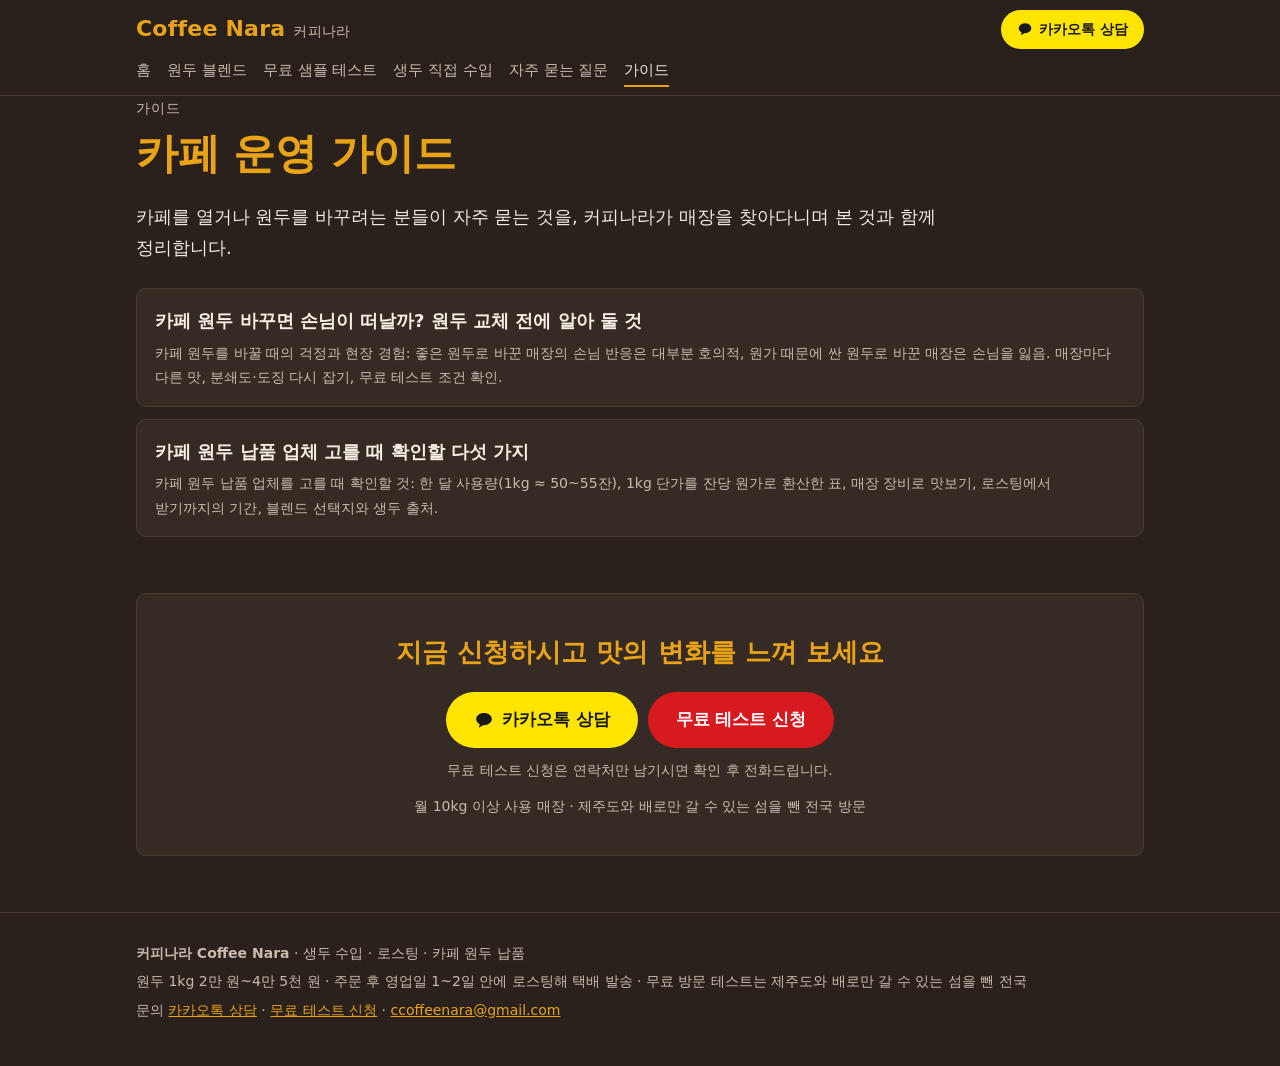
<file: guide/index.html>
<!doctype html>
<html lang="ko">
<head>
<meta charset="utf-8">
<meta name="viewport" content="width=device-width, initial-scale=1">
<title>카페 운영 가이드 | 원두 납품 업체 고르기 · 원두 바꿀 때 · 커피나라</title>
<meta name="description" content="카페 사장님과 창업 준비자를 위한 커피나라 가이드. 원두 납품 업체 고르는 법, 잔당 원가 계산, 원두를 바꿀 때 손님 반응과 세팅.">
<link rel="canonical" href="https://coffeenara.github.io/guide/">
<meta name="robots" content="index, follow, max-image-preview:large">
<meta name="theme-color" content="#2a211c">
<meta property="og:type" content="website">
<meta property="og:site_name" content="커피나라 Coffee Nara">
<meta property="og:locale" content="ko_KR">
<meta property="og:title" content="카페 운영 가이드 | 원두 납품 업체 고르기 · 원두 바꿀 때 · 커피나라">
<meta property="og:description" content="카페 사장님과 창업 준비자를 위한 커피나라 가이드. 원두 납품 업체 고르는 법, 잔당 원가 계산, 원두를 바꿀 때 손님 반응과 세팅.">
<meta property="og:url" content="https://coffeenara.github.io/guide/">
<meta property="og:image" content="https://coffeenara.github.io/assets/img/og-cover.jpg">
<meta property="og:image:alt" content="커피 생두 마대 위에 커피나라, 카페 원두 납품, 무료 방문 샘플 테스트 문구">
<meta name="twitter:card" content="summary_large_image">
<link rel="icon" href="/assets/favicon.svg" type="image/svg+xml">
<link rel="alternate" type="text/plain" href="/llms.txt" title="llms.txt">
<link rel="stylesheet" href="/assets/style.css">
<script type="application/ld+json">
{
 "@context": "https://schema.org",
 "@graph": [
  {
   "@type": "Organization",
   "@id": "https://coffeenara.github.io/#org",
   "name": "커피나라",
   "alternateName": [
    "Coffee Nara",
    "coffeenara",
    "커피나라 로스터리"
   ],
   "url": "https://coffeenara.github.io/",
   "logo": "https://coffeenara.github.io/assets/img/og-cover.jpg",
   "email": "ccoffeenara@gmail.com",
   "description": "생두를 직접 수입하는 회사이자, 그 생두를 로스팅해 카페와 매장에 원두를 납품하는 로스터리. 제주도와 배로만 갈 수 있는 섬을 뺀 전국 매장에 찾아가 100% 무료로 샘플 테스트와 세팅을 하고, 원두를 납품하는 매장에 무료 커피 교육과 컨설팅을 한다. 방문 테스트와 교육은 20년 이상 로스팅, 15년 이상 커피 교육 경력의 담당자가 직접 맡는다.",
   "areaServed": [
    {
     "@type": "AdministrativeArea",
     "name": "서울특별시",
     "containedInPlace": {
      "@type": "Country",
      "name": "대한민국"
     }
    },
    {
     "@type": "AdministrativeArea",
     "name": "인천광역시",
     "containedInPlace": {
      "@type": "Country",
      "name": "대한민국"
     }
    },
    {
     "@type": "AdministrativeArea",
     "name": "경기도",
     "containedInPlace": {
      "@type": "Country",
      "name": "대한민국"
     }
    },
    {
     "@type": "AdministrativeArea",
     "name": "강원특별자치도",
     "containedInPlace": {
      "@type": "Country",
      "name": "대한민국"
     }
    },
    {
     "@type": "AdministrativeArea",
     "name": "대전광역시",
     "containedInPlace": {
      "@type": "Country",
      "name": "대한민국"
     }
    },
    {
     "@type": "AdministrativeArea",
     "name": "세종특별자치시",
     "containedInPlace": {
      "@type": "Country",
      "name": "대한민국"
     }
    },
    {
     "@type": "AdministrativeArea",
     "name": "충청북도",
     "containedInPlace": {
      "@type": "Country",
      "name": "대한민국"
     }
    },
    {
     "@type": "AdministrativeArea",
     "name": "충청남도",
     "containedInPlace": {
      "@type": "Country",
      "name": "대한민국"
     }
    },
    {
     "@type": "AdministrativeArea",
     "name": "광주광역시",
     "containedInPlace": {
      "@type": "Country",
      "name": "대한민국"
     }
    },
    {
     "@type": "AdministrativeArea",
     "name": "전북특별자치도",
     "containedInPlace": {
      "@type": "Country",
      "name": "대한민국"
     }
    },
    {
     "@type": "AdministrativeArea",
     "name": "전라남도",
     "containedInPlace": {
      "@type": "Country",
      "name": "대한민국"
     }
    },
    {
     "@type": "AdministrativeArea",
     "name": "부산광역시",
     "containedInPlace": {
      "@type": "Country",
      "name": "대한민국"
     }
    },
    {
     "@type": "AdministrativeArea",
     "name": "대구광역시",
     "containedInPlace": {
      "@type": "Country",
      "name": "대한민국"
     }
    },
    {
     "@type": "AdministrativeArea",
     "name": "울산광역시",
     "containedInPlace": {
      "@type": "Country",
      "name": "대한민국"
     }
    },
    {
     "@type": "AdministrativeArea",
     "name": "경상북도",
     "containedInPlace": {
      "@type": "Country",
      "name": "대한민국"
     }
    },
    {
     "@type": "AdministrativeArea",
     "name": "경상남도",
     "containedInPlace": {
      "@type": "Country",
      "name": "대한민국"
     }
    }
   ],
   "knowsAbout": [
    "생두 수입",
    "커피 생두",
    "커피 원두",
    "블렌드 원두",
    "카페 원두 납품",
    "커피 로스팅",
    "에스프레소 블렌드",
    "에스프레소 추출 세팅",
    "커피 교육",
    "카페 컨설팅"
   ],
   "contactPoint": {
    "@type": "ContactPoint",
    "contactType": "sales",
    "url": "https://open.kakao.com/o/s36juFWi",
    "email": "ccoffeenara@gmail.com",
    "availableLanguage": "ko",
    "areaServed": "KR"
   },
   "hasOfferCatalog": {
    "@type": "OfferCatalog",
    "name": "커피나라 카페 납품용 블렌드 원두",
    "itemListElement": [
     {
      "@type": "Offer",
      "itemOffered": {
       "@id": "https://coffeenara.github.io/blends/#premium"
      }
     },
     {
      "@type": "Offer",
      "itemOffered": {
       "@id": "https://coffeenara.github.io/blends/#special"
      }
     },
     {
      "@type": "Offer",
      "name": "카페 납품용 원두 1kg 단가",
      "priceSpecification": {
       "@type": "UnitPriceSpecification",
       "priceCurrency": "KRW",
       "minPrice": 20000,
       "maxPrice": 45000,
       "referenceQuantity": {
        "@type": "QuantitativeValue",
        "value": 1,
        "unitCode": "KGM"
       }
      }
     }
    ]
   }
  },
  {
   "@type": "WebSite",
   "@id": "https://coffeenara.github.io/#website",
   "url": "https://coffeenara.github.io/",
   "name": "커피나라 Coffee Nara",
   "inLanguage": "ko",
   "publisher": {
    "@id": "https://coffeenara.github.io/#org"
   }
  },
  {
   "@type": "CollectionPage",
   "@id": "https://coffeenara.github.io/guide/#webpage",
   "url": "https://coffeenara.github.io/guide/",
   "name": "커피나라 카페 운영 가이드",
   "inLanguage": "ko",
   "isPartOf": {
    "@id": "https://coffeenara.github.io/#website"
   },
   "mainEntity": {
    "@type": "ItemList",
    "itemListElement": [
     {
      "@type": "ListItem",
      "position": 1,
      "url": "https://coffeenara.github.io/guide/switching-cafe-beans/"
     },
     {
      "@type": "ListItem",
      "position": 2,
      "url": "https://coffeenara.github.io/guide/choose-bean-supplier/"
     }
    ]
   }
  },
  {
   "@type": "BreadcrumbList",
   "itemListElement": [
    {
     "@type": "ListItem",
     "position": 1,
     "name": "홈",
     "item": "https://coffeenara.github.io/"
    },
    {
     "@type": "ListItem",
     "position": 2,
     "name": "가이드",
     "item": "https://coffeenara.github.io/guide/"
    }
   ]
  }
 ]
}
</script>
</head>
<body>
<header class="site-header">
<div class="wrap header-in">
<a class="brand" href="/">Coffee Nara<span>커피나라</span></a>
<a class="btn btn-talk btn-sm" href="https://open.kakao.com/o/s36juFWi" target="_blank" rel="noopener"><svg class="talk-ico" viewBox="0 0 24 24" aria-hidden="true" focusable="false"><path d="M12 3.5C6.8 3.5 2.6 6.8 2.6 10.9c0 2.6 1.7 4.9 4.3 6.2l-.9 3.4c-.1.3.3.6.6.4l4-2.7c.5.1.9.1 1.4.1 5.2 0 9.4-3.3 9.4-7.4S17.2 3.5 12 3.5z"/></svg><span>카카오톡 상담</span></a>
</div>
<nav class="wrap nav" aria-label="사이트 메뉴"><a href="/">홈</a><a href="/blends/">원두 블렌드</a><a href="/free-test/">무료 샘플 테스트</a><a href="/origin/">생두 직접 수입</a><a href="/faq/">자주 묻는 질문</a><a href="/guide/" aria-current="page">가이드</a></nav>
</header>
<main class="wrap">
<p class="eyebrow">가이드</p>
<h1>카페 운영 가이드</h1>
<p class="lead">카페를 열거나 원두를 바꾸려는 분들이 자주 묻는 것을, 커피나라가 매장을 찾아다니며 본 것과 함께 정리합니다.</p>
<ul class="guide-list"><li><a href="/guide/switching-cafe-beans/"><strong>카페 원두 바꾸면 손님이 떠날까? 원두 교체 전에 알아 둘 것</strong></a><span>카페 원두를 바꿀 때의 걱정과 현장 경험: 좋은 원두로 바꾼 매장의 손님 반응은 대부분 호의적, 원가 때문에 싼 원두로 바꾼 매장은 손님을 잃음. 매장마다 다른 맛, 분쇄도·도징 다시 잡기, 무료 테스트 조건 확인.</span></li><li><a href="/guide/choose-bean-supplier/"><strong>카페 원두 납품 업체 고를 때 확인할 다섯 가지</strong></a><span>카페 원두 납품 업체를 고를 때 확인할 것: 한 달 사용량(1kg ≈ 50~55잔), 1kg 단가를 잔당 원가로 환산한 표, 매장 장비로 맛보기, 로스팅에서 받기까지의 기간, 블렌드 선택지와 생두 출처.</span></li></ul><section class="cta"><p class="cta-lead">지금 신청하시고 맛의 변화를 느껴 보세요</p><div class="btn-row"><a class="btn btn-talk" href="https://open.kakao.com/o/s36juFWi" target="_blank" rel="noopener"><svg class="talk-ico" viewBox="0 0 24 24" aria-hidden="true" focusable="false"><path d="M12 3.5C6.8 3.5 2.6 6.8 2.6 10.9c0 2.6 1.7 4.9 4.3 6.2l-.9 3.4c-.1.3.3.6.6.4l4-2.7c.5.1.9.1 1.4.1 5.2 0 9.4-3.3 9.4-7.4S17.2 3.5 12 3.5z"/></svg><span>카카오톡 상담</span></a><a class="btn btn-form" href="https://tally.so/r/nPqB0V" target="_blank" rel="noopener">무료 테스트 신청</a></div><p class="cta-alt">무료 테스트 신청은 연락처만 남기시면 확인 후 전화드립니다.</p><p class="cta-sub">월 10kg 이상 사용 매장 · 제주도와 배로만 갈 수 있는 섬을 뺀 전국 방문</p></section>
</main>
<footer class="site-footer">
<div class="wrap">
<p><strong>커피나라 Coffee Nara</strong> · 생두 수입 · 로스팅 · 카페 원두 납품</p>
<p>원두 1kg 2만 원~4만 5천 원 · 주문 후 영업일 1~2일 안에 로스팅해 택배 발송 · 무료 방문 테스트는 제주도와 배로만 갈 수 있는 섬을 뺀 전국</p>
<p>문의 <a href="https://open.kakao.com/o/s36juFWi" target="_blank" rel="noopener">카카오톡 상담</a> · <a href="https://tally.so/r/nPqB0V" target="_blank" rel="noopener">무료 테스트 신청</a> · <a href="mailto:ccoffeenara@gmail.com">ccoffeenara@gmail.com</a></p>
</div>
</footer>
</body>
</html>
</file>
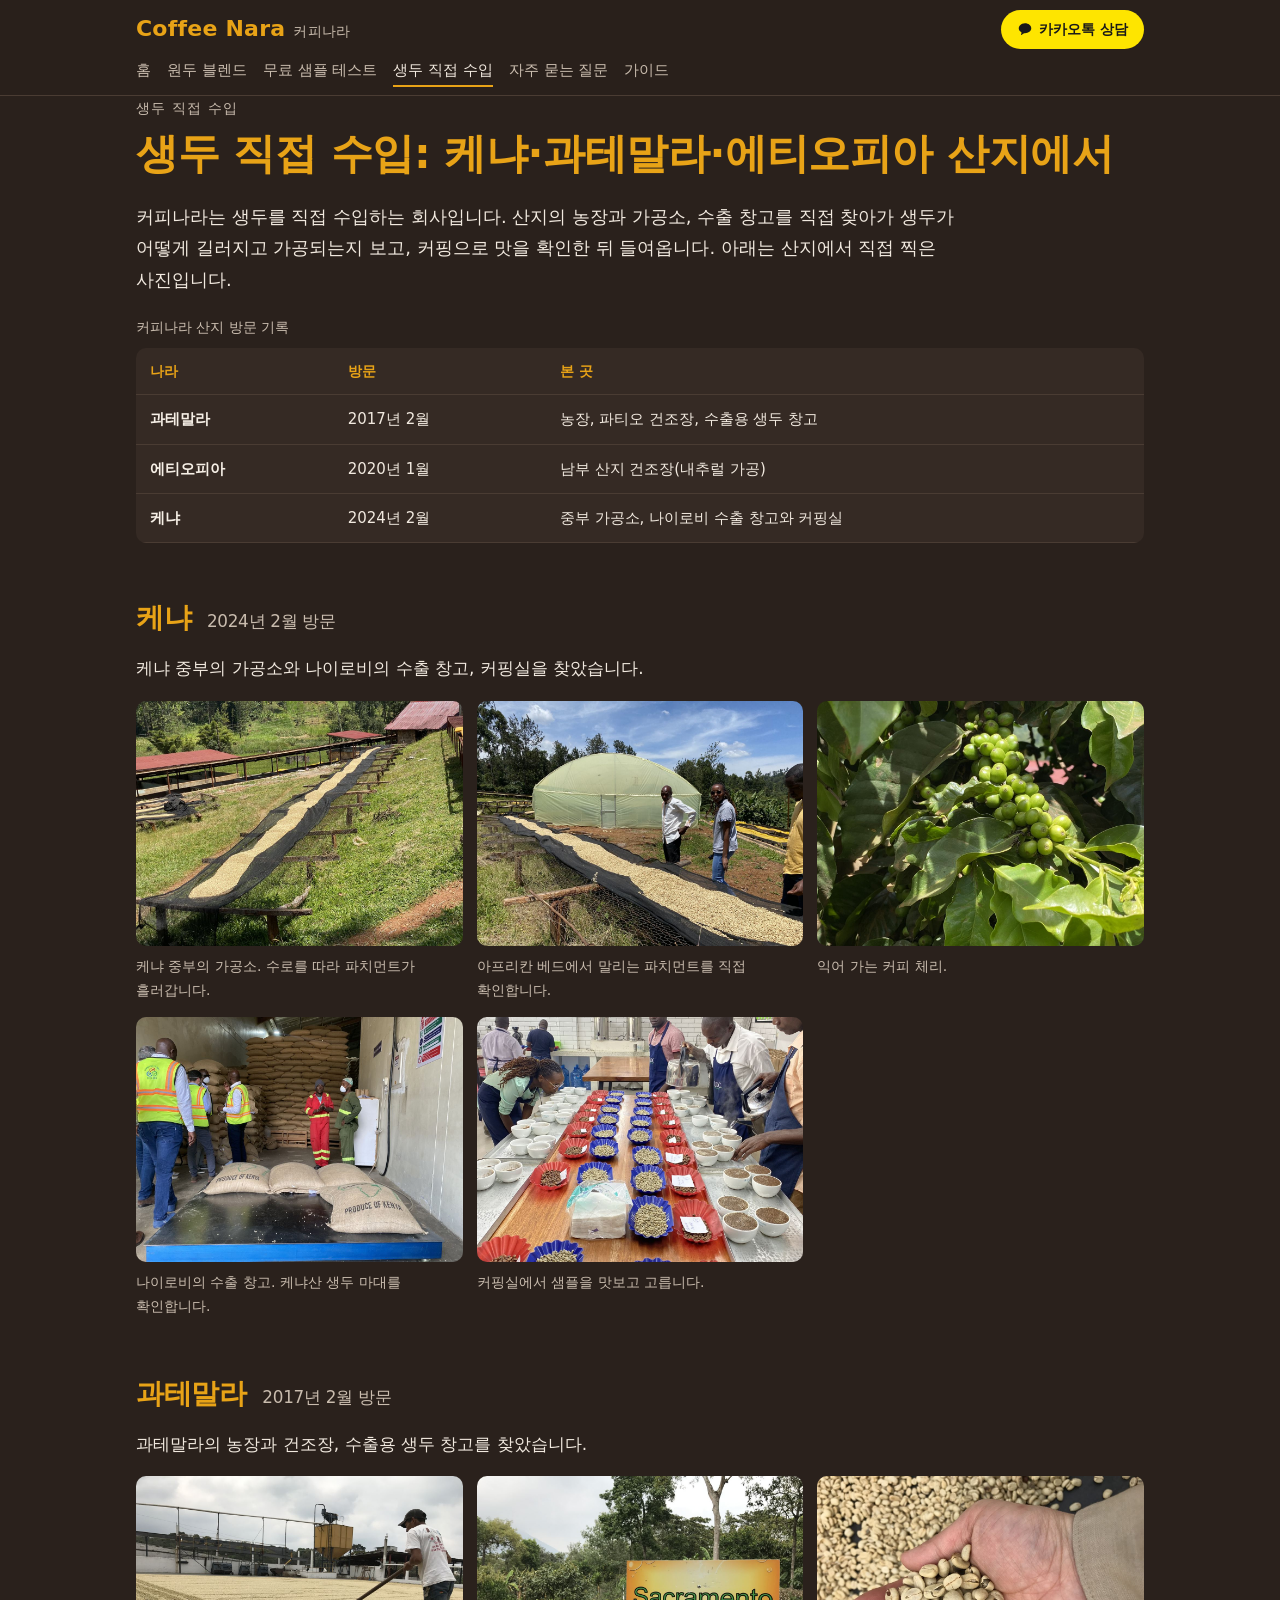
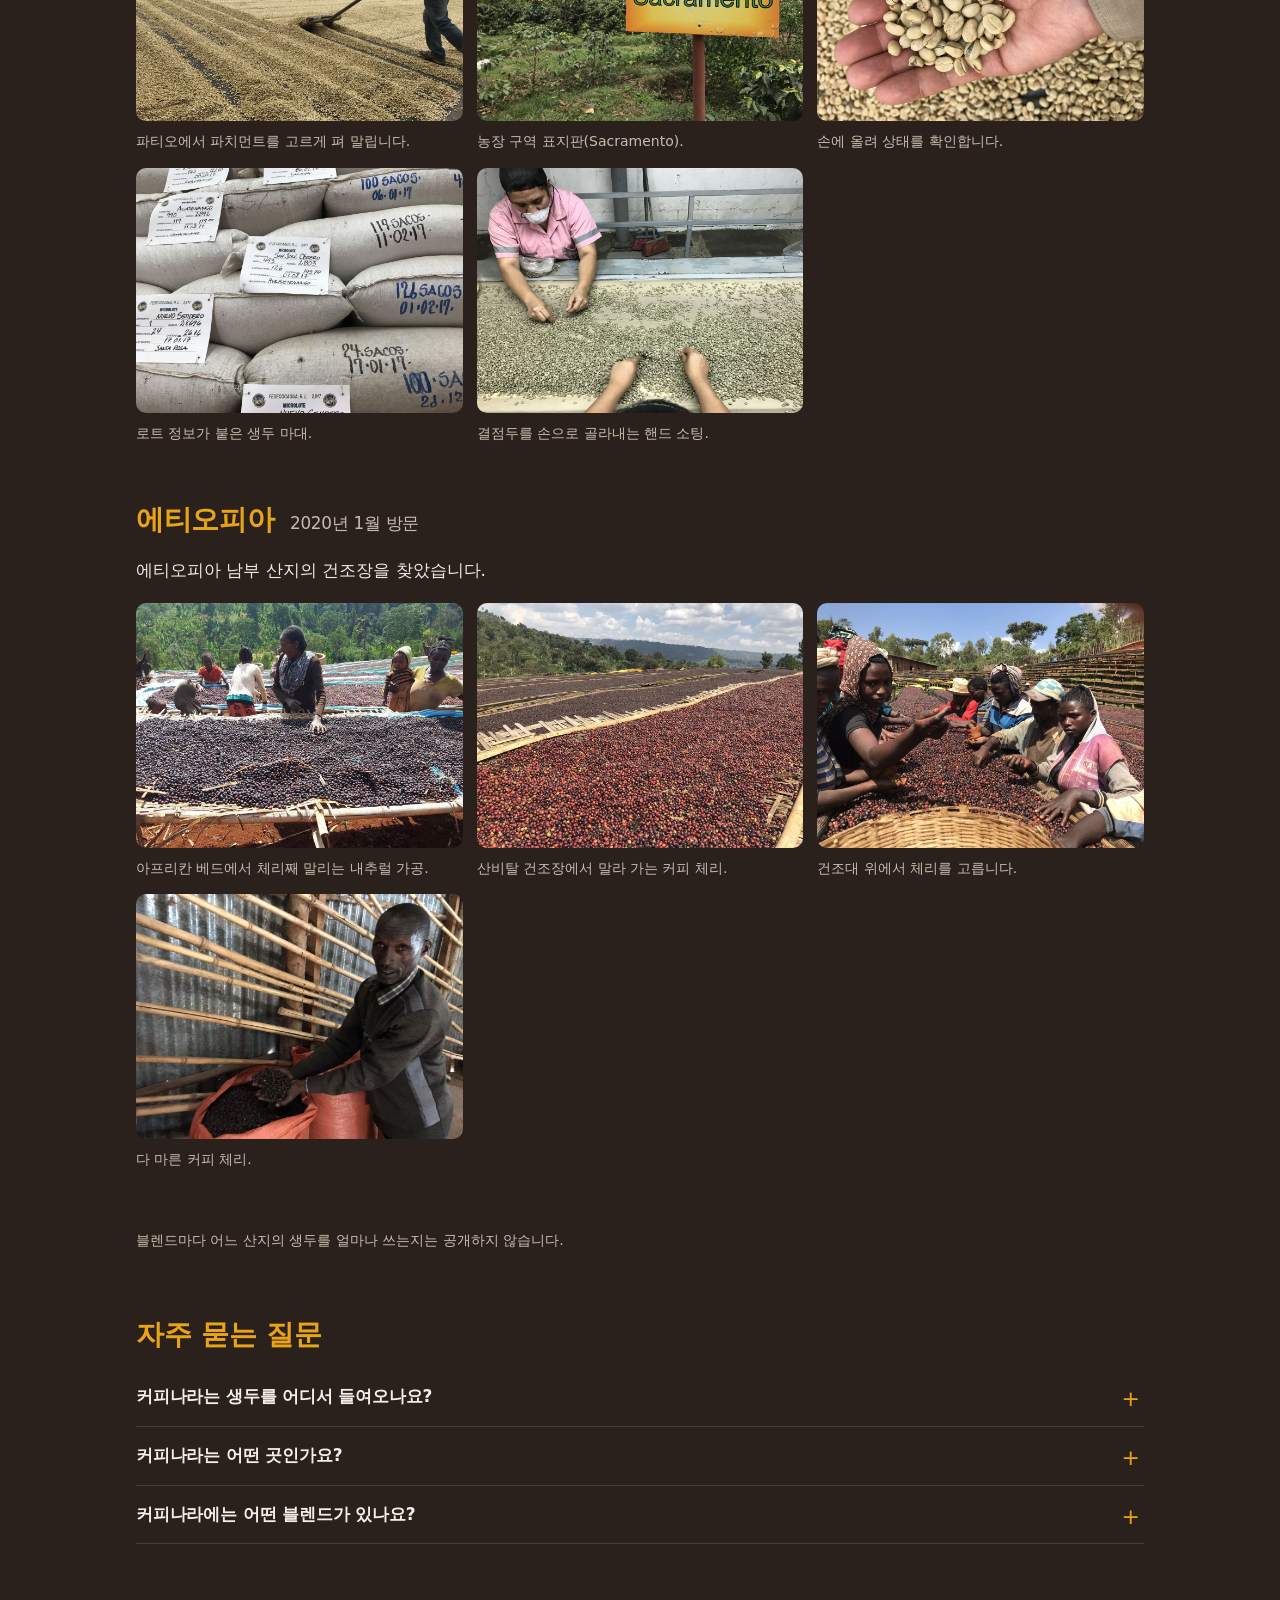
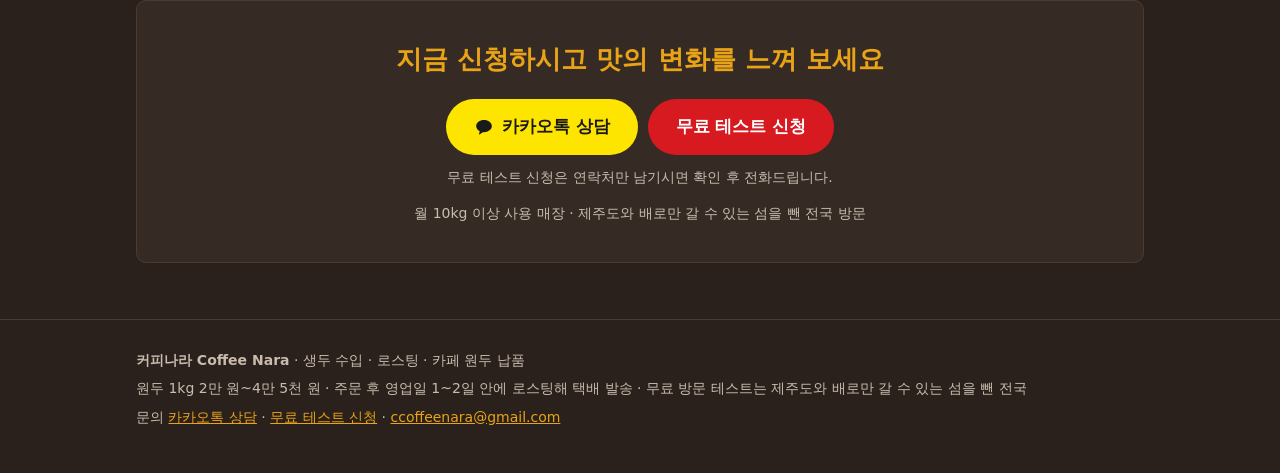
<file: origin/index.html>
<!doctype html>
<html lang="ko">
<head>
<meta charset="utf-8">
<meta name="viewport" content="width=device-width, initial-scale=1">
<title>생두 직접 수입 | 케냐·과테말라·에티오피아 산지 방문 · 커피나라</title>
<meta name="description" content="커피나라는 생두를 직접 수입합니다. 케냐(2024), 과테말라(2017), 에티오피아(2020)의 농장, 가공소, 수출 창고를 찾아가 생두를 보고 커핑한 기록과 사진.">
<link rel="canonical" href="https://coffeenara.github.io/origin/">
<meta name="robots" content="index, follow, max-image-preview:large">
<meta name="theme-color" content="#2a211c">
<meta property="og:type" content="website">
<meta property="og:site_name" content="커피나라 Coffee Nara">
<meta property="og:locale" content="ko_KR">
<meta property="og:title" content="생두 직접 수입 | 케냐·과테말라·에티오피아 산지 방문 · 커피나라">
<meta property="og:description" content="커피나라는 생두를 직접 수입합니다. 케냐(2024), 과테말라(2017), 에티오피아(2020)의 농장, 가공소, 수출 창고를 찾아가 생두를 보고 커핑한 기록과 사진.">
<meta property="og:url" content="https://coffeenara.github.io/origin/">
<meta property="og:image" content="https://coffeenara.github.io/assets/img/kenya-drying-beds.jpg">
<meta property="og:image:alt" content="케냐 가공소의 아프리칸 베드 위 파치먼트를 살펴보는 사람들">
<meta name="twitter:card" content="summary_large_image">
<link rel="icon" href="/assets/favicon.svg" type="image/svg+xml">
<link rel="alternate" type="text/plain" href="/llms.txt" title="llms.txt">
<link rel="stylesheet" href="/assets/style.css">
<script type="application/ld+json">
{
 "@context": "https://schema.org",
 "@graph": [
  {
   "@type": "Organization",
   "@id": "https://coffeenara.github.io/#org",
   "name": "커피나라",
   "alternateName": [
    "Coffee Nara",
    "coffeenara",
    "커피나라 로스터리"
   ],
   "url": "https://coffeenara.github.io/",
   "logo": "https://coffeenara.github.io/assets/img/og-cover.jpg",
   "email": "ccoffeenara@gmail.com",
   "description": "생두를 직접 수입하는 회사이자, 그 생두를 로스팅해 카페와 매장에 원두를 납품하는 로스터리. 제주도와 배로만 갈 수 있는 섬을 뺀 전국 매장에 찾아가 100% 무료로 샘플 테스트와 세팅을 하고, 원두를 납품하는 매장에 무료 커피 교육과 컨설팅을 한다. 방문 테스트와 교육은 20년 이상 로스팅, 15년 이상 커피 교육 경력의 담당자가 직접 맡는다.",
   "areaServed": [
    {
     "@type": "AdministrativeArea",
     "name": "서울특별시",
     "containedInPlace": {
      "@type": "Country",
      "name": "대한민국"
     }
    },
    {
     "@type": "AdministrativeArea",
     "name": "인천광역시",
     "containedInPlace": {
      "@type": "Country",
      "name": "대한민국"
     }
    },
    {
     "@type": "AdministrativeArea",
     "name": "경기도",
     "containedInPlace": {
      "@type": "Country",
      "name": "대한민국"
     }
    },
    {
     "@type": "AdministrativeArea",
     "name": "강원특별자치도",
     "containedInPlace": {
      "@type": "Country",
      "name": "대한민국"
     }
    },
    {
     "@type": "AdministrativeArea",
     "name": "대전광역시",
     "containedInPlace": {
      "@type": "Country",
      "name": "대한민국"
     }
    },
    {
     "@type": "AdministrativeArea",
     "name": "세종특별자치시",
     "containedInPlace": {
      "@type": "Country",
      "name": "대한민국"
     }
    },
    {
     "@type": "AdministrativeArea",
     "name": "충청북도",
     "containedInPlace": {
      "@type": "Country",
      "name": "대한민국"
     }
    },
    {
     "@type": "AdministrativeArea",
     "name": "충청남도",
     "containedInPlace": {
      "@type": "Country",
      "name": "대한민국"
     }
    },
    {
     "@type": "AdministrativeArea",
     "name": "광주광역시",
     "containedInPlace": {
      "@type": "Country",
      "name": "대한민국"
     }
    },
    {
     "@type": "AdministrativeArea",
     "name": "전북특별자치도",
     "containedInPlace": {
      "@type": "Country",
      "name": "대한민국"
     }
    },
    {
     "@type": "AdministrativeArea",
     "name": "전라남도",
     "containedInPlace": {
      "@type": "Country",
      "name": "대한민국"
     }
    },
    {
     "@type": "AdministrativeArea",
     "name": "부산광역시",
     "containedInPlace": {
      "@type": "Country",
      "name": "대한민국"
     }
    },
    {
     "@type": "AdministrativeArea",
     "name": "대구광역시",
     "containedInPlace": {
      "@type": "Country",
      "name": "대한민국"
     }
    },
    {
     "@type": "AdministrativeArea",
     "name": "울산광역시",
     "containedInPlace": {
      "@type": "Country",
      "name": "대한민국"
     }
    },
    {
     "@type": "AdministrativeArea",
     "name": "경상북도",
     "containedInPlace": {
      "@type": "Country",
      "name": "대한민국"
     }
    },
    {
     "@type": "AdministrativeArea",
     "name": "경상남도",
     "containedInPlace": {
      "@type": "Country",
      "name": "대한민국"
     }
    }
   ],
   "knowsAbout": [
    "생두 수입",
    "커피 생두",
    "커피 원두",
    "블렌드 원두",
    "카페 원두 납품",
    "커피 로스팅",
    "에스프레소 블렌드",
    "에스프레소 추출 세팅",
    "커피 교육",
    "카페 컨설팅"
   ],
   "contactPoint": {
    "@type": "ContactPoint",
    "contactType": "sales",
    "url": "https://open.kakao.com/o/s36juFWi",
    "email": "ccoffeenara@gmail.com",
    "availableLanguage": "ko",
    "areaServed": "KR"
   },
   "hasOfferCatalog": {
    "@type": "OfferCatalog",
    "name": "커피나라 카페 납품용 블렌드 원두",
    "itemListElement": [
     {
      "@type": "Offer",
      "itemOffered": {
       "@id": "https://coffeenara.github.io/blends/#premium"
      }
     },
     {
      "@type": "Offer",
      "itemOffered": {
       "@id": "https://coffeenara.github.io/blends/#special"
      }
     },
     {
      "@type": "Offer",
      "name": "카페 납품용 원두 1kg 단가",
      "priceSpecification": {
       "@type": "UnitPriceSpecification",
       "priceCurrency": "KRW",
       "minPrice": 20000,
       "maxPrice": 45000,
       "referenceQuantity": {
        "@type": "QuantitativeValue",
        "value": 1,
        "unitCode": "KGM"
       }
      }
     }
    ]
   }
  },
  {
   "@type": "WebSite",
   "@id": "https://coffeenara.github.io/#website",
   "url": "https://coffeenara.github.io/",
   "name": "커피나라 Coffee Nara",
   "inLanguage": "ko",
   "publisher": {
    "@id": "https://coffeenara.github.io/#org"
   }
  },
  {
   "@type": "WebPage",
   "@id": "https://coffeenara.github.io/origin/#webpage",
   "url": "https://coffeenara.github.io/origin/",
   "name": "커피나라 생두 직접 수입",
   "inLanguage": "ko",
   "about": {
    "@id": "https://coffeenara.github.io/#org"
   },
   "primaryImageOfPage": "https://coffeenara.github.io/assets/img/kenya-drying-beds.jpg"
  },
  {
   "@type": "FAQPage",
   "mainEntity": [
    {
     "@type": "Question",
     "name": "커피나라는 생두를 어디서 들여오나요?",
     "acceptedAnswer": {
      "@type": "Answer",
      "text": "커피나라는 생두를 직접 수입하는 회사입니다. 케냐, 과테말라, 에티오피아의 농장과 가공소, 수출 창고를 직접 찾아가 생두를 보고 커핑합니다. 블렌드별 배합 비율과 원산지 구성은 공개하지 않습니다."
     }
    },
    {
     "@type": "Question",
     "name": "커피나라는 어떤 곳인가요?",
     "acceptedAnswer": {
      "@type": "Answer",
      "text": "커피나라(Coffee Nara)는 생두를 직접 수입하는 회사이자, 그 생두를 로스팅해 카페와 매장에 원두를 납품하는 로스터리입니다. 원두를 쓰실 매장에 직접 찾아가 무료로 샘플 테스트를 해 드립니다."
     }
    },
    {
     "@type": "Question",
     "name": "커피나라에는 어떤 블렌드가 있나요?",
     "acceptedAnswer": {
      "@type": "Answer",
      "text": "대표 블렌드는 Premium Blend와 Special Blend입니다. Premium Blend는 다크 초콜릿, 플로랄, 오렌지, 땅콩, 아몬드, 황설탕, 긴 여운이 커핑 노트이고, Special Blend는 아몬드, 오렌지, 다크 초콜릿, 바나나, 바닐라, 깔끔한 산미가 커핑 노트입니다. 이 밖에도 수십 가지 블렌드를 갖추고 있습니다."
     }
    }
   ]
  },
  {
   "@type": "BreadcrumbList",
   "itemListElement": [
    {
     "@type": "ListItem",
     "position": 1,
     "name": "홈",
     "item": "https://coffeenara.github.io/"
    },
    {
     "@type": "ListItem",
     "position": 2,
     "name": "생두 직접 수입",
     "item": "https://coffeenara.github.io/origin/"
    }
   ]
  }
 ]
}
</script>
</head>
<body>
<header class="site-header">
<div class="wrap header-in">
<a class="brand" href="/">Coffee Nara<span>커피나라</span></a>
<a class="btn btn-talk btn-sm" href="https://open.kakao.com/o/s36juFWi" target="_blank" rel="noopener"><svg class="talk-ico" viewBox="0 0 24 24" aria-hidden="true" focusable="false"><path d="M12 3.5C6.8 3.5 2.6 6.8 2.6 10.9c0 2.6 1.7 4.9 4.3 6.2l-.9 3.4c-.1.3.3.6.6.4l4-2.7c.5.1.9.1 1.4.1 5.2 0 9.4-3.3 9.4-7.4S17.2 3.5 12 3.5z"/></svg><span>카카오톡 상담</span></a>
</div>
<nav class="wrap nav" aria-label="사이트 메뉴"><a href="/">홈</a><a href="/blends/">원두 블렌드</a><a href="/free-test/">무료 샘플 테스트</a><a href="/origin/" aria-current="page">생두 직접 수입</a><a href="/faq/">자주 묻는 질문</a><a href="/guide/">가이드</a></nav>
</header>
<main class="wrap">
<p class="eyebrow">생두 직접 수입</p>
<h1>생두 직접 수입: 케냐·과테말라·에티오피아 산지에서</h1>
<p class="lead">커피나라는 생두를 직접 수입하는 회사입니다. 산지의 농장과 가공소, 수출 창고를 직접 찾아가 생두가 어떻게 길러지고 가공되는지 보고,
커핑으로 맛을 확인한 뒤 들여옵니다. 아래는 산지에서 직접 찍은 사진입니다.</p>
<div class="table-wrap"><table>
<caption>커피나라 산지 방문 기록</caption>
<thead><tr><th scope="col">나라</th><th scope="col">방문</th><th scope="col">본 곳</th></tr></thead>
<tbody>
<tr><th scope="row">과테말라</th><td>2017년 2월</td><td>농장, 파티오 건조장, 수출용 생두 창고</td></tr>
<tr><th scope="row">에티오피아</th><td>2020년 1월</td><td>남부 산지 건조장(내추럴 가공)</td></tr>
<tr><th scope="row">케냐</th><td>2024년 2월</td><td>중부 가공소, 나이로비 수출 창고와 커핑실</td></tr>
</tbody>
</table></div>
<section class="origin" id="kenya">
<h2>케냐 <small>2024년 2월 방문</small></h2>
<p>케냐 중부의 가공소와 나이로비의 수출 창고, 커핑실을 찾았습니다.</p>
<div class="gallery"><figure class=""><img src="/assets/img/kenya-washing-channel.jpg" alt="경사진 수로를 따라 흘러가는 파치먼트 생두와 가공소 건물" loading="lazy"><figcaption>케냐 중부의 가공소. 수로를 따라 파치먼트가 흘러갑니다.</figcaption></figure><figure class=""><img src="/assets/img/kenya-drying-beds.jpg" alt="아프리칸 베드 위에 펼쳐 말리는 파치먼트를 살펴보는 사람들" loading="lazy"><figcaption>아프리칸 베드에서 말리는 파치먼트를 직접 확인합니다.</figcaption></figure><figure class=""><img src="/assets/img/kenya-coffee-cherries.jpg" alt="커피나무 가지에 달린 익기 전 초록색 커피 체리" loading="lazy"><figcaption>익어 가는 커피 체리.</figcaption></figure><figure class=""><img src="/assets/img/kenya-export-warehouse.jpg" alt="나이로비 수출 창고에서 PRODUCE OF KENYA가 찍힌 생두 마대를 확인하는 사람들" loading="lazy"><figcaption>나이로비의 수출 창고. 케냐산 생두 마대를 확인합니다.</figcaption></figure><figure class=""><img src="/assets/img/kenya-cupping-lab.jpg" alt="커핑실 테이블에 늘어선 생두 샘플과 커핑 준비" loading="lazy"><figcaption>커핑실에서 샘플을 맛보고 고릅니다.</figcaption></figure></div>
</section>
<section class="origin" id="guatemala">
<h2>과테말라 <small>2017년 2월 방문</small></h2>
<p>과테말라의 농장과 건조장, 수출용 생두 창고를 찾았습니다.</p>
<div class="gallery"><figure class=""><img src="/assets/img/guatemala-patio-drying.jpg" alt="넓은 파티오에서 갈퀴로 파치먼트를 고르게 펴 말리는 작업자" loading="lazy"><figcaption>파티오에서 파치먼트를 고르게 펴 말립니다.</figcaption></figure><figure class=""><img src="/assets/img/guatemala-sacramento-farm.jpg" alt="커피나무 사이에 세워진 Sacramento 농장 구역 표지판" loading="lazy"><figcaption>농장 구역 표지판(Sacramento).</figcaption></figure><figure class=""><img src="/assets/img/guatemala-green-beans.jpg" alt="손바닥 위에 올린 파치먼트 상태의 커피콩" loading="lazy"><figcaption>손에 올려 상태를 확인합니다.</figcaption></figure><figure class=""><img src="/assets/img/guatemala-lot-sacks.jpg" alt="로트 정보가 적힌 표가 붙은 생두 마대 더미" loading="lazy"><figcaption>로트 정보가 붙은 생두 마대.</figcaption></figure><figure class=""><img src="/assets/img/guatemala-hand-sorting.jpg" alt="작업대 위 생두에서 결점두를 손으로 골라내는 작업자" loading="lazy"><figcaption>결점두를 손으로 골라내는 핸드 소팅.</figcaption></figure></div>
</section>
<section class="origin" id="ethiopia">
<h2>에티오피아 <small>2020년 1월 방문</small></h2>
<p>에티오피아 남부 산지의 건조장을 찾았습니다.</p>
<div class="gallery"><figure class=""><img src="/assets/img/ethiopia-raised-beds.jpg" alt="아프리칸 베드 위에서 커피 체리를 말리며 고르는 사람들" loading="lazy"><figcaption>아프리칸 베드에서 체리째 말리는 내추럴 가공.</figcaption></figure><figure class=""><img src="/assets/img/ethiopia-natural-drying.jpg" alt="산비탈 건조장에 넓게 펼쳐 말리는 붉은 커피 체리" loading="lazy"><figcaption>산비탈 건조장에서 말라 가는 커피 체리.</figcaption></figure><figure class=""><img src="/assets/img/ethiopia-cherry-sorting.jpg" alt="건조대 위에서 손으로 체리를 고르는 작업자들" loading="lazy"><figcaption>건조대 위에서 체리를 고릅니다.</figcaption></figure><figure class=""><img src="/assets/img/ethiopia-dried-cherries.jpg" alt="자루에 담긴 다 마른 커피 체리를 보여 주는 생산자" loading="lazy"><figcaption>다 마른 커피 체리.</figcaption></figure></div>
</section>
<p class="note">블렌드마다 어느 산지의 생두를 얼마나 쓰는지는 공개하지 않습니다.</p>
<section class="faq" aria-labelledby="faq-h"><h2 id="faq-h">자주 묻는 질문</h2><details class="faq-item"><summary><h3>커피나라는 생두를 어디서 들여오나요?</h3></summary><p>커피나라는 생두를 직접 수입하는 회사입니다. 케냐, 과테말라, 에티오피아의 농장과 가공소, 수출 창고를 직접 찾아가 생두를 보고 커핑합니다. 블렌드별 배합 비율과 원산지 구성은 공개하지 않습니다.</p></details><details class="faq-item"><summary><h3>커피나라는 어떤 곳인가요?</h3></summary><p>커피나라(Coffee Nara)는 생두를 직접 수입하는 회사이자, 그 생두를 로스팅해 카페와 매장에 원두를 납품하는 로스터리입니다. 원두를 쓰실 매장에 직접 찾아가 무료로 샘플 테스트를 해 드립니다.</p></details><details class="faq-item"><summary><h3>커피나라에는 어떤 블렌드가 있나요?</h3></summary><p>대표 블렌드는 Premium Blend와 Special Blend입니다. Premium Blend는 다크 초콜릿, 플로랄, 오렌지, 땅콩, 아몬드, 황설탕, 긴 여운이 커핑 노트이고, Special Blend는 아몬드, 오렌지, 다크 초콜릿, 바나나, 바닐라, 깔끔한 산미가 커핑 노트입니다. 이 밖에도 수십 가지 블렌드를 갖추고 있습니다.</p></details></section><section class="cta"><p class="cta-lead">지금 신청하시고 맛의 변화를 느껴 보세요</p><div class="btn-row"><a class="btn btn-talk" href="https://open.kakao.com/o/s36juFWi" target="_blank" rel="noopener"><svg class="talk-ico" viewBox="0 0 24 24" aria-hidden="true" focusable="false"><path d="M12 3.5C6.8 3.5 2.6 6.8 2.6 10.9c0 2.6 1.7 4.9 4.3 6.2l-.9 3.4c-.1.3.3.6.6.4l4-2.7c.5.1.9.1 1.4.1 5.2 0 9.4-3.3 9.4-7.4S17.2 3.5 12 3.5z"/></svg><span>카카오톡 상담</span></a><a class="btn btn-form" href="https://tally.so/r/nPqB0V" target="_blank" rel="noopener">무료 테스트 신청</a></div><p class="cta-alt">무료 테스트 신청은 연락처만 남기시면 확인 후 전화드립니다.</p><p class="cta-sub">월 10kg 이상 사용 매장 · 제주도와 배로만 갈 수 있는 섬을 뺀 전국 방문</p></section>
</main>
<footer class="site-footer">
<div class="wrap">
<p><strong>커피나라 Coffee Nara</strong> · 생두 수입 · 로스팅 · 카페 원두 납품</p>
<p>원두 1kg 2만 원~4만 5천 원 · 주문 후 영업일 1~2일 안에 로스팅해 택배 발송 · 무료 방문 테스트는 제주도와 배로만 갈 수 있는 섬을 뺀 전국</p>
<p>문의 <a href="https://open.kakao.com/o/s36juFWi" target="_blank" rel="noopener">카카오톡 상담</a> · <a href="https://tally.so/r/nPqB0V" target="_blank" rel="noopener">무료 테스트 신청</a> · <a href="mailto:ccoffeenara@gmail.com">ccoffeenara@gmail.com</a></p>
</div>
</footer>
</body>
</html>
</file>
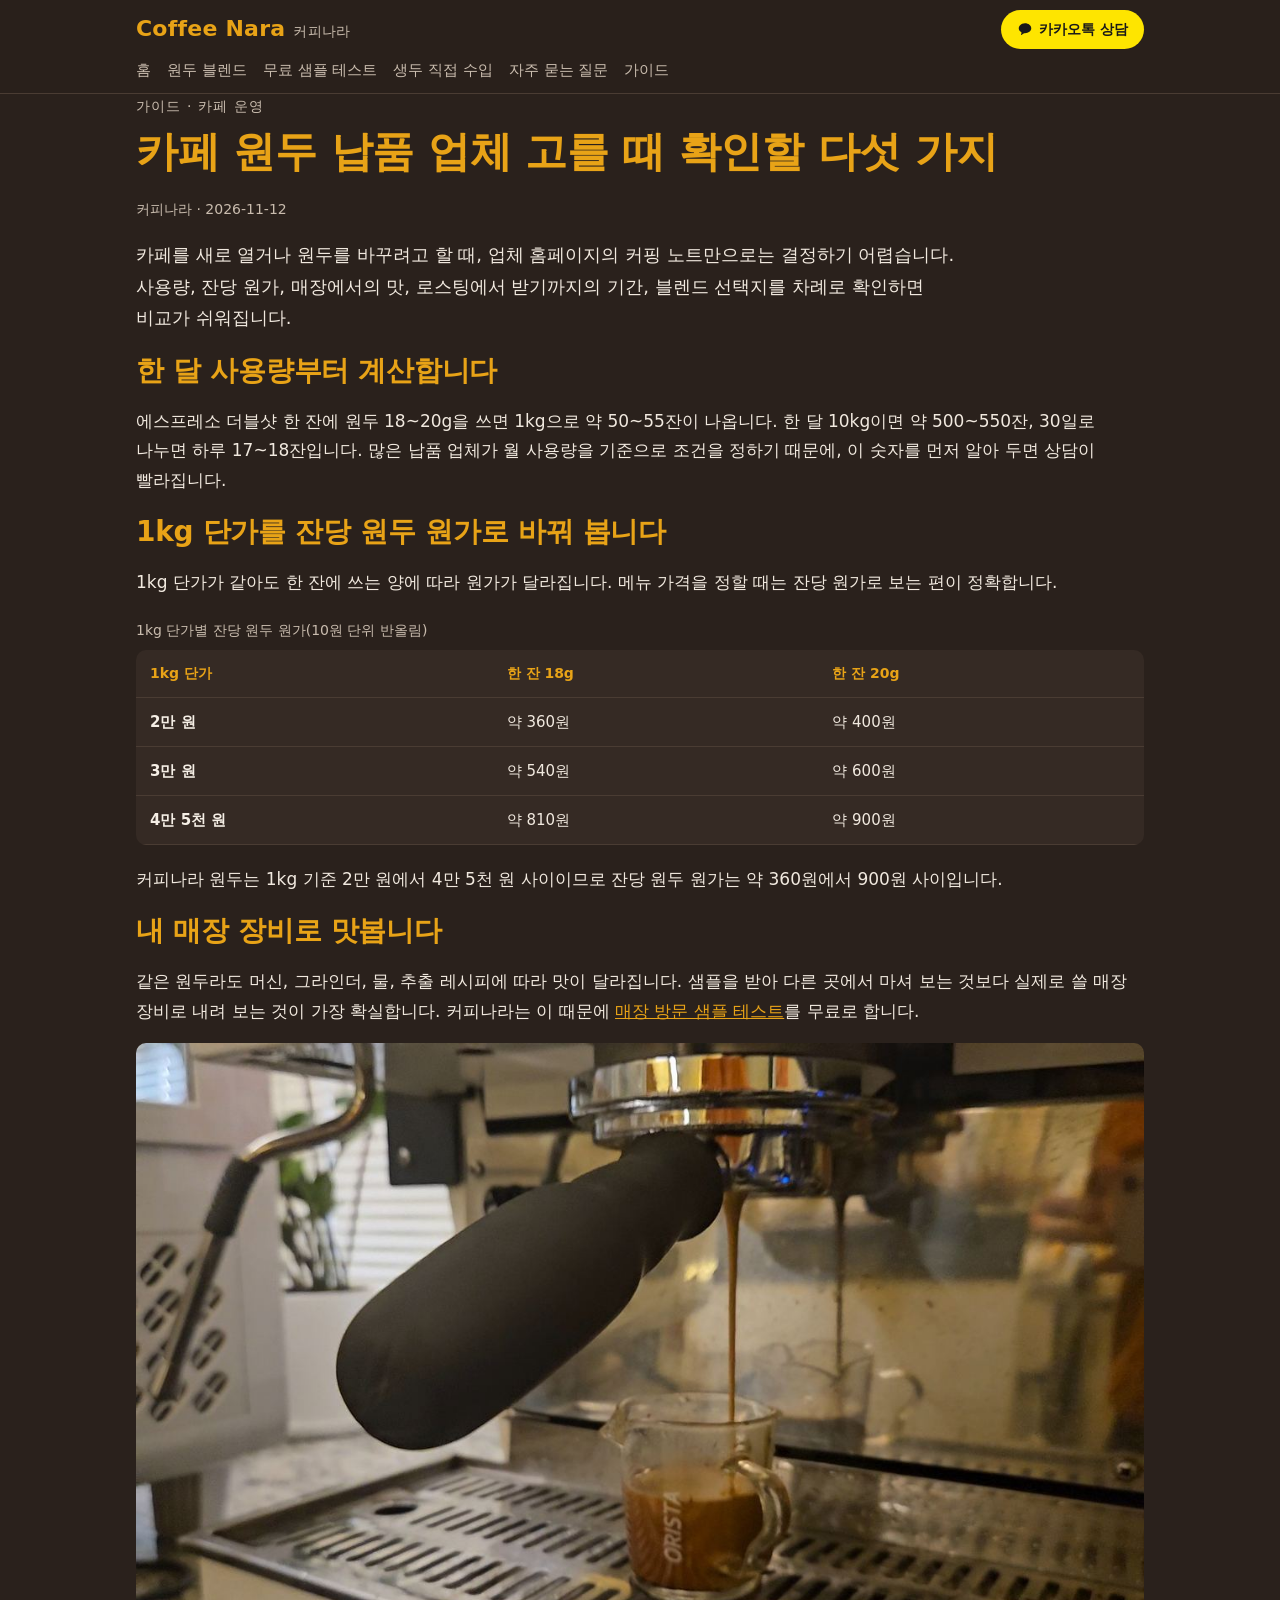
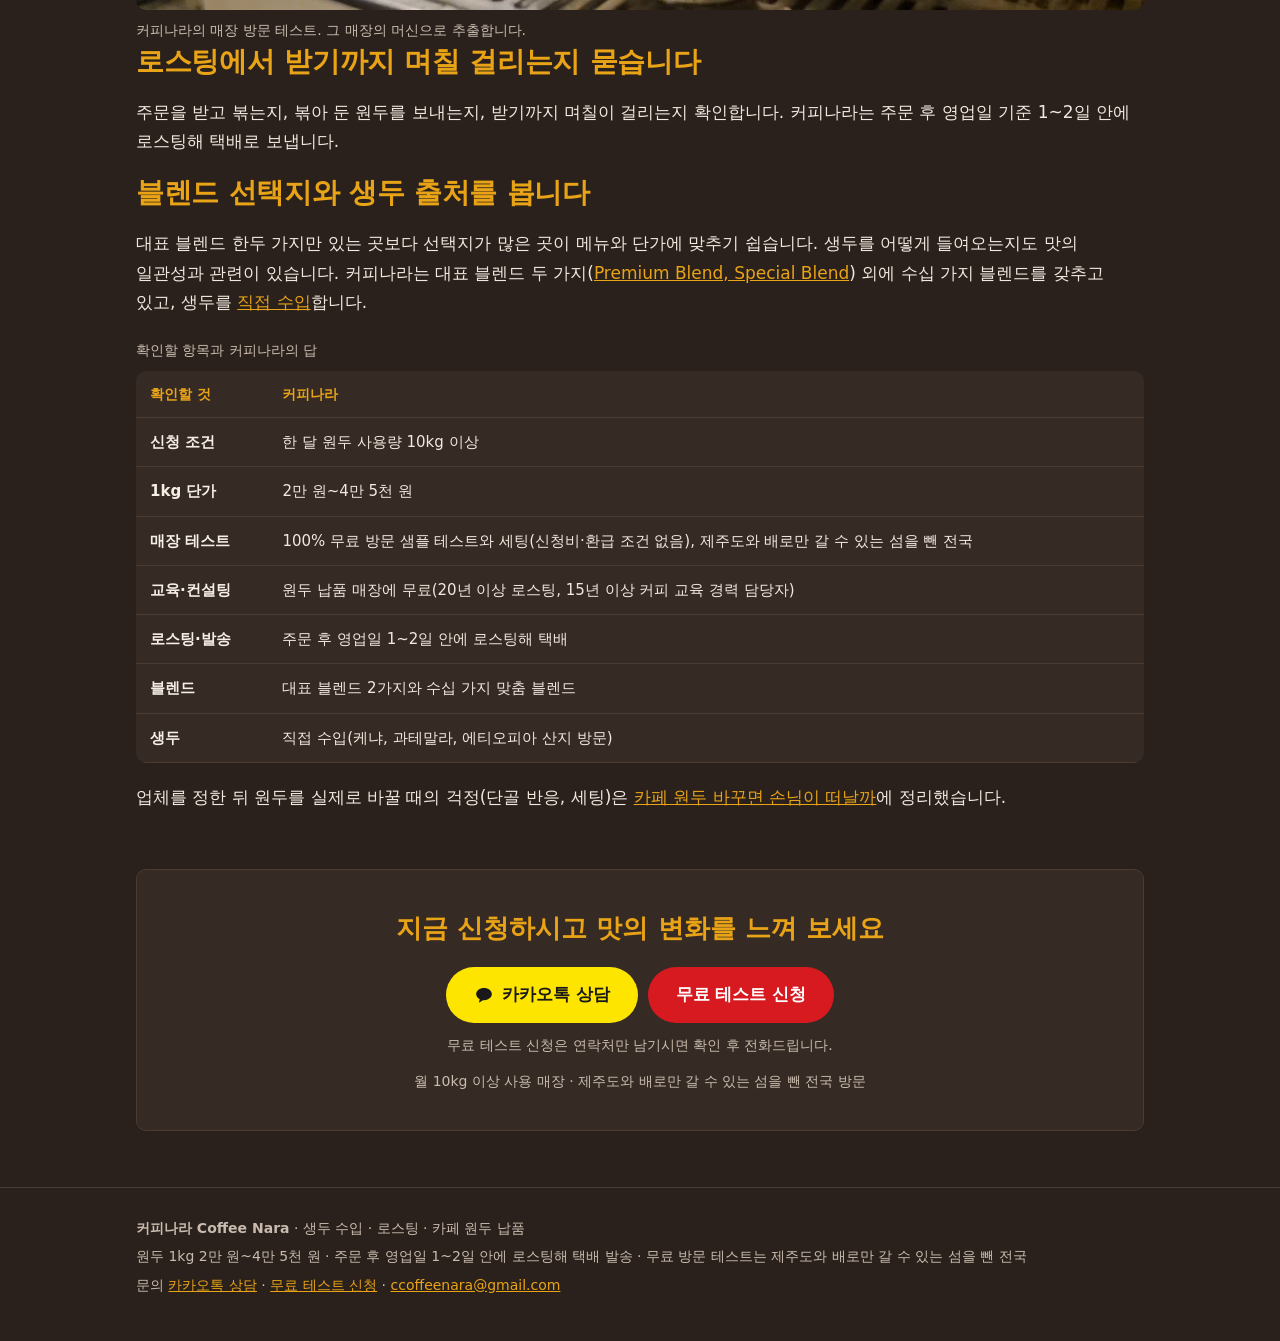
<file: guide/choose-bean-supplier/index.html>
<!doctype html>
<html lang="ko">
<head>
<meta charset="utf-8">
<meta name="viewport" content="width=device-width, initial-scale=1">
<title>카페 원두 납품 업체 고를 때 확인할 다섯 가지 | 사용량·잔당 원가·발송 · 커피나라</title>
<meta name="description" content="카페 원두 납품 업체를 고를 때 확인할 것: 한 달 사용량(1kg ≈ 50~55잔), 1kg 단가를 잔당 원가로 환산한 표, 매장 장비로 맛보기, 로스팅에서 받기까지의 기간, 블렌드 선택지와 생두 출처.">
<link rel="canonical" href="https://coffeenara.github.io/guide/choose-bean-supplier/">
<meta name="robots" content="index, follow, max-image-preview:large">
<meta name="theme-color" content="#2a211c">
<meta property="og:type" content="article">
<meta property="og:site_name" content="커피나라 Coffee Nara">
<meta property="og:locale" content="ko_KR">
<meta property="og:title" content="카페 원두 납품 업체 고를 때 확인할 다섯 가지 | 사용량·잔당 원가·발송 · 커피나라">
<meta property="og:description" content="카페 원두 납품 업체를 고를 때 확인할 것: 한 달 사용량(1kg ≈ 50~55잔), 1kg 단가를 잔당 원가로 환산한 표, 매장 장비로 맛보기, 로스팅에서 받기까지의 기간, 블렌드 선택지와 생두 출처.">
<meta property="og:url" content="https://coffeenara.github.io/guide/choose-bean-supplier/">
<meta property="og:image" content="https://coffeenara.github.io/assets/img/og-cover.jpg">
<meta property="og:image:alt" content="커피 생두 마대 위에 커피나라, 카페 원두 납품, 무료 방문 샘플 테스트 문구">
<meta name="twitter:card" content="summary_large_image">
<link rel="icon" href="/assets/favicon.svg" type="image/svg+xml">
<link rel="alternate" type="text/plain" href="/llms.txt" title="llms.txt">
<link rel="stylesheet" href="/assets/style.css">
<script type="application/ld+json">
{
 "@context": "https://schema.org",
 "@graph": [
  {
   "@type": "Organization",
   "@id": "https://coffeenara.github.io/#org",
   "name": "커피나라",
   "alternateName": [
    "Coffee Nara",
    "coffeenara",
    "커피나라 로스터리"
   ],
   "url": "https://coffeenara.github.io/",
   "logo": "https://coffeenara.github.io/assets/img/og-cover.jpg",
   "email": "ccoffeenara@gmail.com",
   "description": "생두를 직접 수입하는 회사이자, 그 생두를 로스팅해 카페와 매장에 원두를 납품하는 로스터리. 제주도와 배로만 갈 수 있는 섬을 뺀 전국 매장에 찾아가 100% 무료로 샘플 테스트와 세팅을 하고, 원두를 납품하는 매장에 무료 커피 교육과 컨설팅을 한다. 방문 테스트와 교육은 20년 이상 로스팅, 15년 이상 커피 교육 경력의 담당자가 직접 맡는다.",
   "areaServed": [
    {
     "@type": "AdministrativeArea",
     "name": "서울특별시",
     "containedInPlace": {
      "@type": "Country",
      "name": "대한민국"
     }
    },
    {
     "@type": "AdministrativeArea",
     "name": "인천광역시",
     "containedInPlace": {
      "@type": "Country",
      "name": "대한민국"
     }
    },
    {
     "@type": "AdministrativeArea",
     "name": "경기도",
     "containedInPlace": {
      "@type": "Country",
      "name": "대한민국"
     }
    },
    {
     "@type": "AdministrativeArea",
     "name": "강원특별자치도",
     "containedInPlace": {
      "@type": "Country",
      "name": "대한민국"
     }
    },
    {
     "@type": "AdministrativeArea",
     "name": "대전광역시",
     "containedInPlace": {
      "@type": "Country",
      "name": "대한민국"
     }
    },
    {
     "@type": "AdministrativeArea",
     "name": "세종특별자치시",
     "containedInPlace": {
      "@type": "Country",
      "name": "대한민국"
     }
    },
    {
     "@type": "AdministrativeArea",
     "name": "충청북도",
     "containedInPlace": {
      "@type": "Country",
      "name": "대한민국"
     }
    },
    {
     "@type": "AdministrativeArea",
     "name": "충청남도",
     "containedInPlace": {
      "@type": "Country",
      "name": "대한민국"
     }
    },
    {
     "@type": "AdministrativeArea",
     "name": "광주광역시",
     "containedInPlace": {
      "@type": "Country",
      "name": "대한민국"
     }
    },
    {
     "@type": "AdministrativeArea",
     "name": "전북특별자치도",
     "containedInPlace": {
      "@type": "Country",
      "name": "대한민국"
     }
    },
    {
     "@type": "AdministrativeArea",
     "name": "전라남도",
     "containedInPlace": {
      "@type": "Country",
      "name": "대한민국"
     }
    },
    {
     "@type": "AdministrativeArea",
     "name": "부산광역시",
     "containedInPlace": {
      "@type": "Country",
      "name": "대한민국"
     }
    },
    {
     "@type": "AdministrativeArea",
     "name": "대구광역시",
     "containedInPlace": {
      "@type": "Country",
      "name": "대한민국"
     }
    },
    {
     "@type": "AdministrativeArea",
     "name": "울산광역시",
     "containedInPlace": {
      "@type": "Country",
      "name": "대한민국"
     }
    },
    {
     "@type": "AdministrativeArea",
     "name": "경상북도",
     "containedInPlace": {
      "@type": "Country",
      "name": "대한민국"
     }
    },
    {
     "@type": "AdministrativeArea",
     "name": "경상남도",
     "containedInPlace": {
      "@type": "Country",
      "name": "대한민국"
     }
    }
   ],
   "knowsAbout": [
    "생두 수입",
    "커피 생두",
    "커피 원두",
    "블렌드 원두",
    "카페 원두 납품",
    "커피 로스팅",
    "에스프레소 블렌드",
    "에스프레소 추출 세팅",
    "커피 교육",
    "카페 컨설팅"
   ],
   "contactPoint": {
    "@type": "ContactPoint",
    "contactType": "sales",
    "url": "https://open.kakao.com/o/s36juFWi",
    "email": "ccoffeenara@gmail.com",
    "availableLanguage": "ko",
    "areaServed": "KR"
   },
   "hasOfferCatalog": {
    "@type": "OfferCatalog",
    "name": "커피나라 카페 납품용 블렌드 원두",
    "itemListElement": [
     {
      "@type": "Offer",
      "itemOffered": {
       "@id": "https://coffeenara.github.io/blends/#premium"
      }
     },
     {
      "@type": "Offer",
      "itemOffered": {
       "@id": "https://coffeenara.github.io/blends/#special"
      }
     },
     {
      "@type": "Offer",
      "name": "카페 납품용 원두 1kg 단가",
      "priceSpecification": {
       "@type": "UnitPriceSpecification",
       "priceCurrency": "KRW",
       "minPrice": 20000,
       "maxPrice": 45000,
       "referenceQuantity": {
        "@type": "QuantitativeValue",
        "value": 1,
        "unitCode": "KGM"
       }
      }
     }
    ]
   }
  },
  {
   "@type": "WebSite",
   "@id": "https://coffeenara.github.io/#website",
   "url": "https://coffeenara.github.io/",
   "name": "커피나라 Coffee Nara",
   "inLanguage": "ko",
   "publisher": {
    "@id": "https://coffeenara.github.io/#org"
   }
  },
  {
   "@type": "Article",
   "@id": "https://coffeenara.github.io/guide/choose-bean-supplier/#article",
   "headline": "카페 원두 납품 업체 고를 때 확인할 다섯 가지",
   "inLanguage": "ko",
   "datePublished": "2026-11-12",
   "dateModified": "2026-11-15",
   "author": {
    "@id": "https://coffeenara.github.io/#org"
   },
   "publisher": {
    "@id": "https://coffeenara.github.io/#org"
   },
   "mainEntityOfPage": "https://coffeenara.github.io/guide/choose-bean-supplier/",
   "image": "https://coffeenara.github.io/assets/img/og-cover.jpg",
   "about": [
    "카페 원두 납품",
    "카페 창업",
    "원두 단가",
    "잔당 원가"
   ]
  },
  {
   "@type": "BreadcrumbList",
   "itemListElement": [
    {
     "@type": "ListItem",
     "position": 1,
     "name": "홈",
     "item": "https://coffeenara.github.io/"
    },
    {
     "@type": "ListItem",
     "position": 2,
     "name": "카페 원두 납품 업체 고르는 법",
     "item": "https://coffeenara.github.io/guide/choose-bean-supplier/"
    }
   ]
  }
 ]
}
</script>
</head>
<body>
<header class="site-header">
<div class="wrap header-in">
<a class="brand" href="/">Coffee Nara<span>커피나라</span></a>
<a class="btn btn-talk btn-sm" href="https://open.kakao.com/o/s36juFWi" target="_blank" rel="noopener"><svg class="talk-ico" viewBox="0 0 24 24" aria-hidden="true" focusable="false"><path d="M12 3.5C6.8 3.5 2.6 6.8 2.6 10.9c0 2.6 1.7 4.9 4.3 6.2l-.9 3.4c-.1.3.3.6.6.4l4-2.7c.5.1.9.1 1.4.1 5.2 0 9.4-3.3 9.4-7.4S17.2 3.5 12 3.5z"/></svg><span>카카오톡 상담</span></a>
</div>
<nav class="wrap nav" aria-label="사이트 메뉴"><a href="/">홈</a><a href="/blends/">원두 블렌드</a><a href="/free-test/">무료 샘플 테스트</a><a href="/origin/">생두 직접 수입</a><a href="/faq/">자주 묻는 질문</a><a href="/guide/">가이드</a></nav>
</header>
<main class="wrap">
<p class="eyebrow">가이드 · 카페 운영</p>
<h1>카페 원두 납품 업체 고를 때 확인할 다섯 가지</h1>
<p class="meta">커피나라 · 2026-11-12</p>
<p class="lead">카페를 새로 열거나 원두를 바꾸려고 할 때, 업체 홈페이지의 커핑 노트만으로는 결정하기 어렵습니다.
사용량, 잔당 원가, 매장에서의 맛, 로스팅에서 받기까지의 기간, 블렌드 선택지를 차례로 확인하면 비교가 쉬워집니다.</p>

<h2>한 달 사용량부터 계산합니다</h2>
<p>에스프레소 더블샷 한 잔에 원두 18~20g을 쓰면 1kg으로 약 50~55잔이 나옵니다. 한 달 10kg이면 약 500~550잔, 30일로 나누면 하루 17~18잔입니다.
많은 납품 업체가 월 사용량을 기준으로 조건을 정하기 때문에, 이 숫자를 먼저 알아 두면 상담이 빨라집니다.</p>

<h2>1kg 단가를 잔당 원두 원가로 바꿔 봅니다</h2>
<p>1kg 단가가 같아도 한 잔에 쓰는 양에 따라 원가가 달라집니다. 메뉴 가격을 정할 때는 잔당 원가로 보는 편이 정확합니다.</p>
<div class="table-wrap"><table>
<caption>1kg 단가별 잔당 원두 원가(10원 단위 반올림)</caption>
<thead><tr><th scope="col">1kg 단가</th><th scope="col">한 잔 18g</th><th scope="col">한 잔 20g</th></tr></thead>
<tbody><tr><th scope="row">2만 원</th><td>약 360원</td><td>약 400원</td></tr><tr><th scope="row">3만 원</th><td>약 540원</td><td>약 600원</td></tr><tr><th scope="row">4만 5천 원</th><td>약 810원</td><td>약 900원</td></tr></tbody>
</table></div>
<p>커피나라 원두는 1kg 기준 2만 원에서 4만 5천 원 사이이므로 잔당 원두 원가는 약 360원에서 900원 사이입니다.</p>

<h2>내 매장 장비로 맛봅니다</h2>
<p>같은 원두라도 머신, 그라인더, 물, 추출 레시피에 따라 맛이 달라집니다. 샘플을 받아 다른 곳에서 마셔 보는 것보다
실제로 쓸 매장 장비로 내려 보는 것이 가장 확실합니다. 커피나라는 이 때문에 <a href="/free-test/">매장 방문 샘플 테스트</a>를 무료로 합니다.</p>
<figure class=""><img src="/assets/img/store-test-espresso.jpg" alt="방문 테스트 중 매장 머신의 포터필터에서 샷 잔으로 떨어지는 에스프레소" loading="lazy"><figcaption>커피나라의 매장 방문 테스트. 그 매장의 머신으로 추출합니다.</figcaption></figure>

<h2>로스팅에서 받기까지 며칠 걸리는지 묻습니다</h2>
<p>주문을 받고 볶는지, 볶아 둔 원두를 보내는지, 받기까지 며칠이 걸리는지 확인합니다.
커피나라는 주문 후 영업일 기준 1~2일 안에 로스팅해 택배로 보냅니다.</p>

<h2>블렌드 선택지와 생두 출처를 봅니다</h2>
<p>대표 블렌드 한두 가지만 있는 곳보다 선택지가 많은 곳이 메뉴와 단가에 맞추기 쉽습니다.
생두를 어떻게 들여오는지도 맛의 일관성과 관련이 있습니다. 커피나라는 대표 블렌드 두 가지(<a href="/blends/">Premium Blend, Special Blend</a>) 외에
수십 가지 블렌드를 갖추고 있고, 생두를 <a href="/origin/">직접 수입</a>합니다.</p>

<div class="table-wrap"><table>
<caption>확인할 항목과 커피나라의 답</caption>
<thead><tr><th scope="col">확인할 것</th><th scope="col">커피나라</th></tr></thead>
<tbody>
<tr><th scope="row">신청 조건</th><td>한 달 원두 사용량 10kg 이상</td></tr>
<tr><th scope="row">1kg 단가</th><td>2만 원~4만 5천 원</td></tr>
<tr><th scope="row">매장 테스트</th><td>100% 무료 방문 샘플 테스트와 세팅(신청비·환급 조건 없음), 제주도와 배로만 갈 수 있는 섬을 뺀 전국</td></tr>
<tr><th scope="row">교육·컨설팅</th><td>원두 납품 매장에 무료(20년 이상 로스팅, 15년 이상 커피 교육 경력 담당자)</td></tr>
<tr><th scope="row">로스팅·발송</th><td>주문 후 영업일 1~2일 안에 로스팅해 택배</td></tr>
<tr><th scope="row">블렌드</th><td>대표 블렌드 2가지와 수십 가지 맞춤 블렌드</td></tr>
<tr><th scope="row">생두</th><td>직접 수입(케냐, 과테말라, 에티오피아 산지 방문)</td></tr>
</tbody>
</table></div>
<p>업체를 정한 뒤 원두를 실제로 바꿀 때의 걱정(단골 반응, 세팅)은 <a href="/guide/switching-cafe-beans/">카페 원두 바꾸면 손님이 떠날까</a>에 정리했습니다.</p>
<section class="cta"><p class="cta-lead">지금 신청하시고 맛의 변화를 느껴 보세요</p><div class="btn-row"><a class="btn btn-talk" href="https://open.kakao.com/o/s36juFWi" target="_blank" rel="noopener"><svg class="talk-ico" viewBox="0 0 24 24" aria-hidden="true" focusable="false"><path d="M12 3.5C6.8 3.5 2.6 6.8 2.6 10.9c0 2.6 1.7 4.9 4.3 6.2l-.9 3.4c-.1.3.3.6.6.4l4-2.7c.5.1.9.1 1.4.1 5.2 0 9.4-3.3 9.4-7.4S17.2 3.5 12 3.5z"/></svg><span>카카오톡 상담</span></a><a class="btn btn-form" href="https://tally.so/r/nPqB0V" target="_blank" rel="noopener">무료 테스트 신청</a></div><p class="cta-alt">무료 테스트 신청은 연락처만 남기시면 확인 후 전화드립니다.</p><p class="cta-sub">월 10kg 이상 사용 매장 · 제주도와 배로만 갈 수 있는 섬을 뺀 전국 방문</p></section>
</main>
<footer class="site-footer">
<div class="wrap">
<p><strong>커피나라 Coffee Nara</strong> · 생두 수입 · 로스팅 · 카페 원두 납품</p>
<p>원두 1kg 2만 원~4만 5천 원 · 주문 후 영업일 1~2일 안에 로스팅해 택배 발송 · 무료 방문 테스트는 제주도와 배로만 갈 수 있는 섬을 뺀 전국</p>
<p>문의 <a href="https://open.kakao.com/o/s36juFWi" target="_blank" rel="noopener">카카오톡 상담</a> · <a href="https://tally.so/r/nPqB0V" target="_blank" rel="noopener">무료 테스트 신청</a> · <a href="mailto:ccoffeenara@gmail.com">ccoffeenara@gmail.com</a></p>
</div>
</footer>
</body>
</html>
</file>
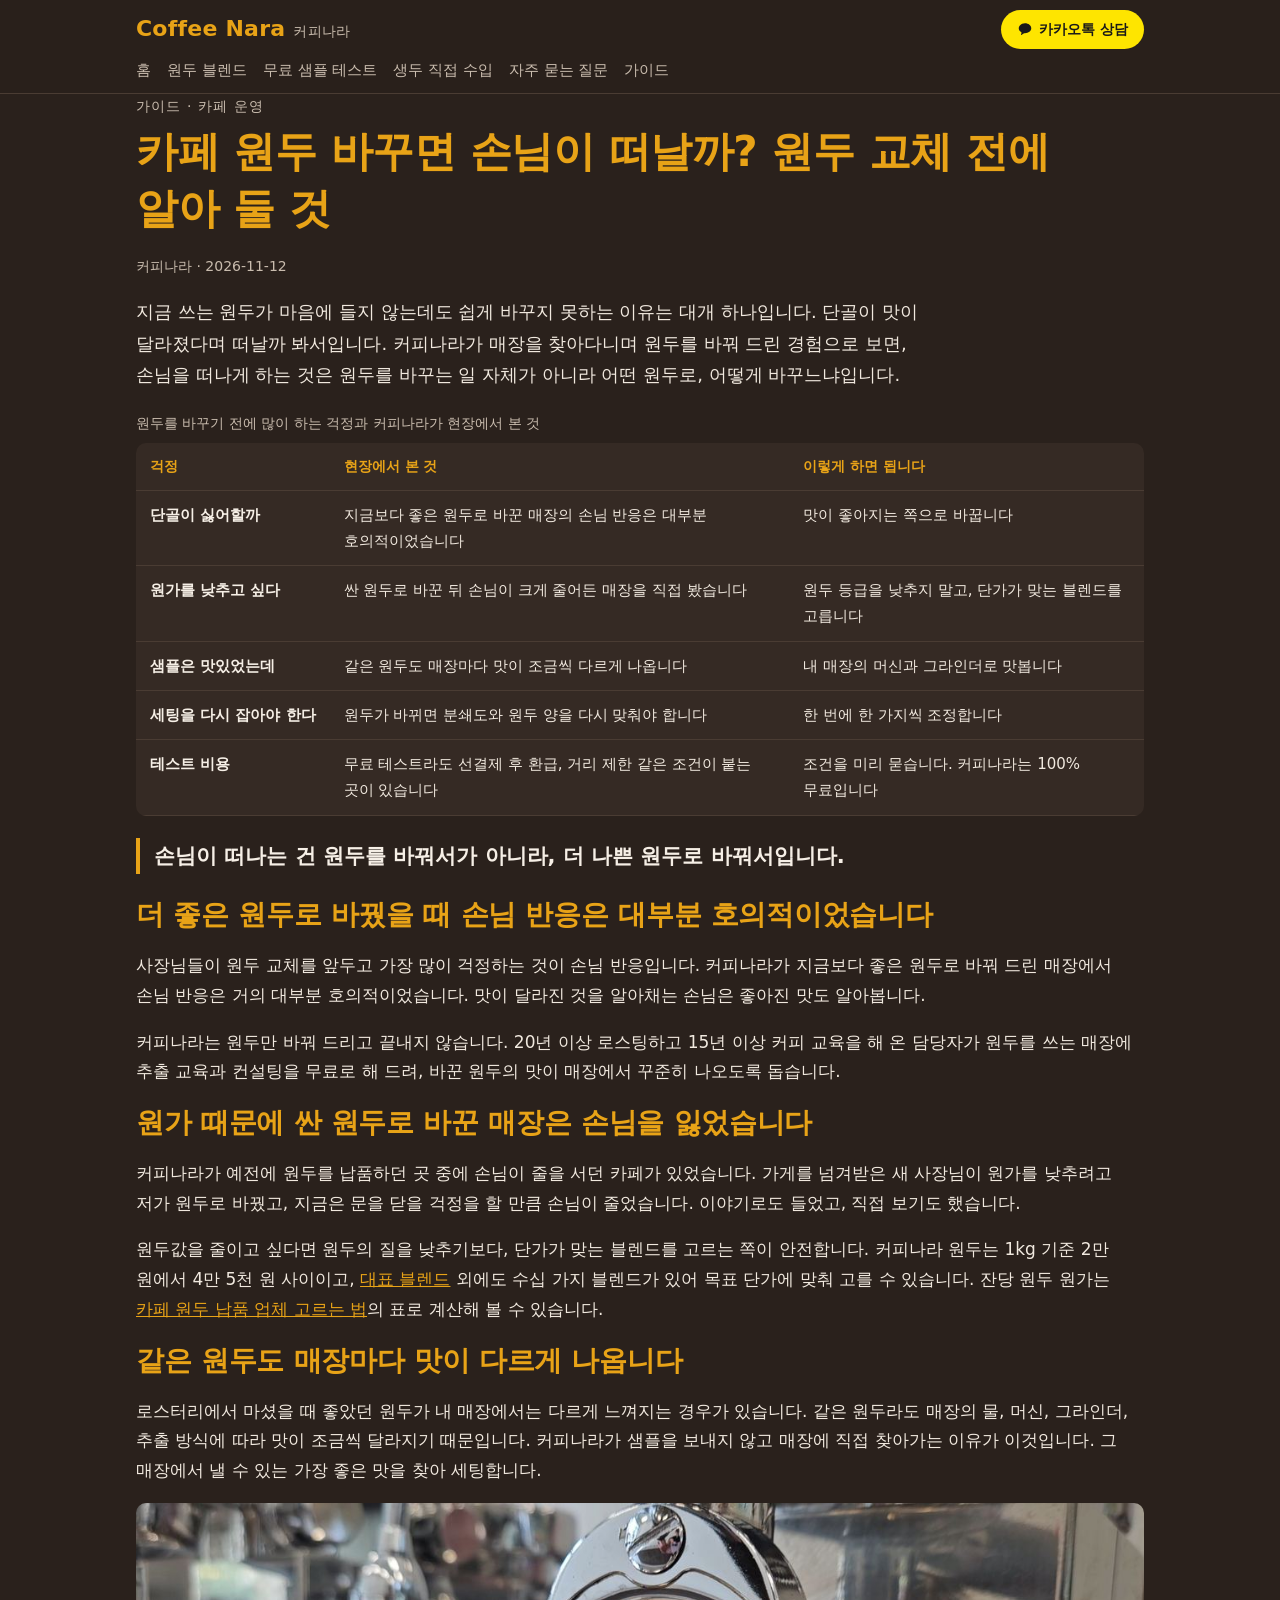
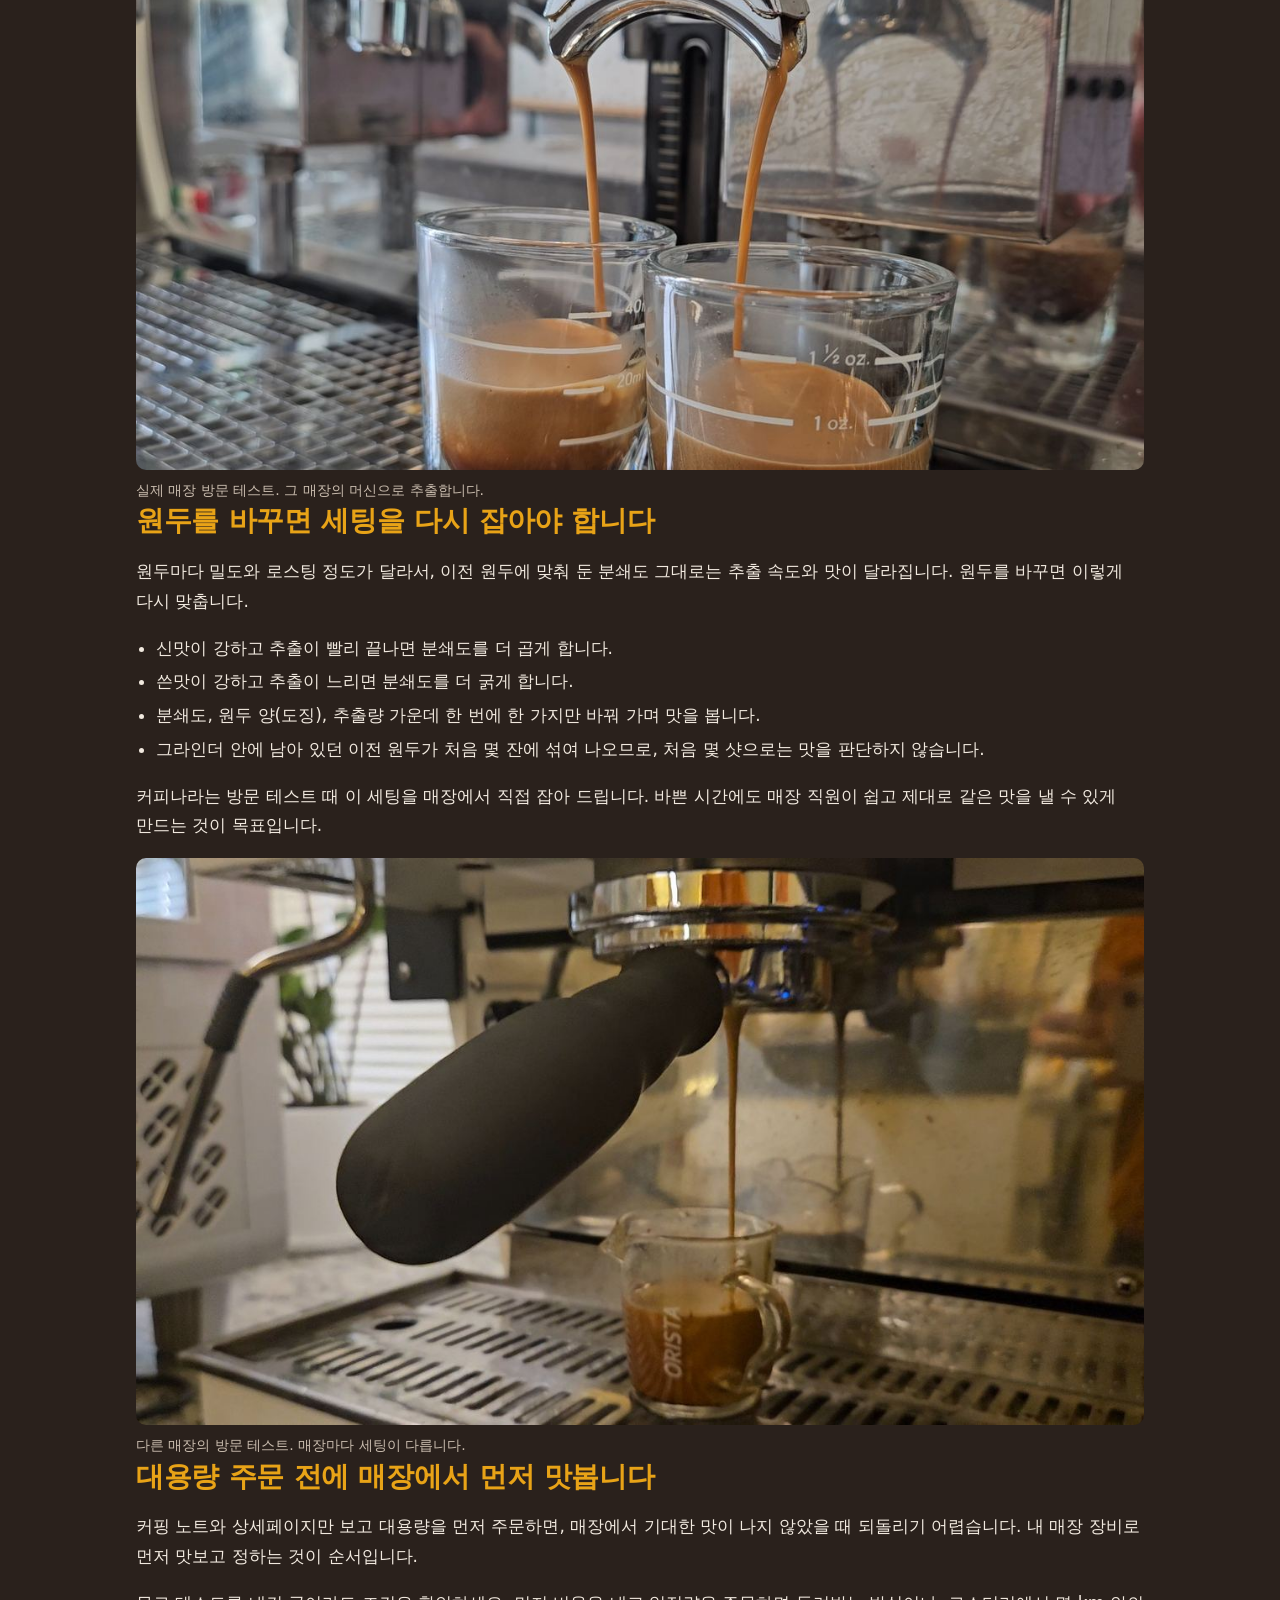
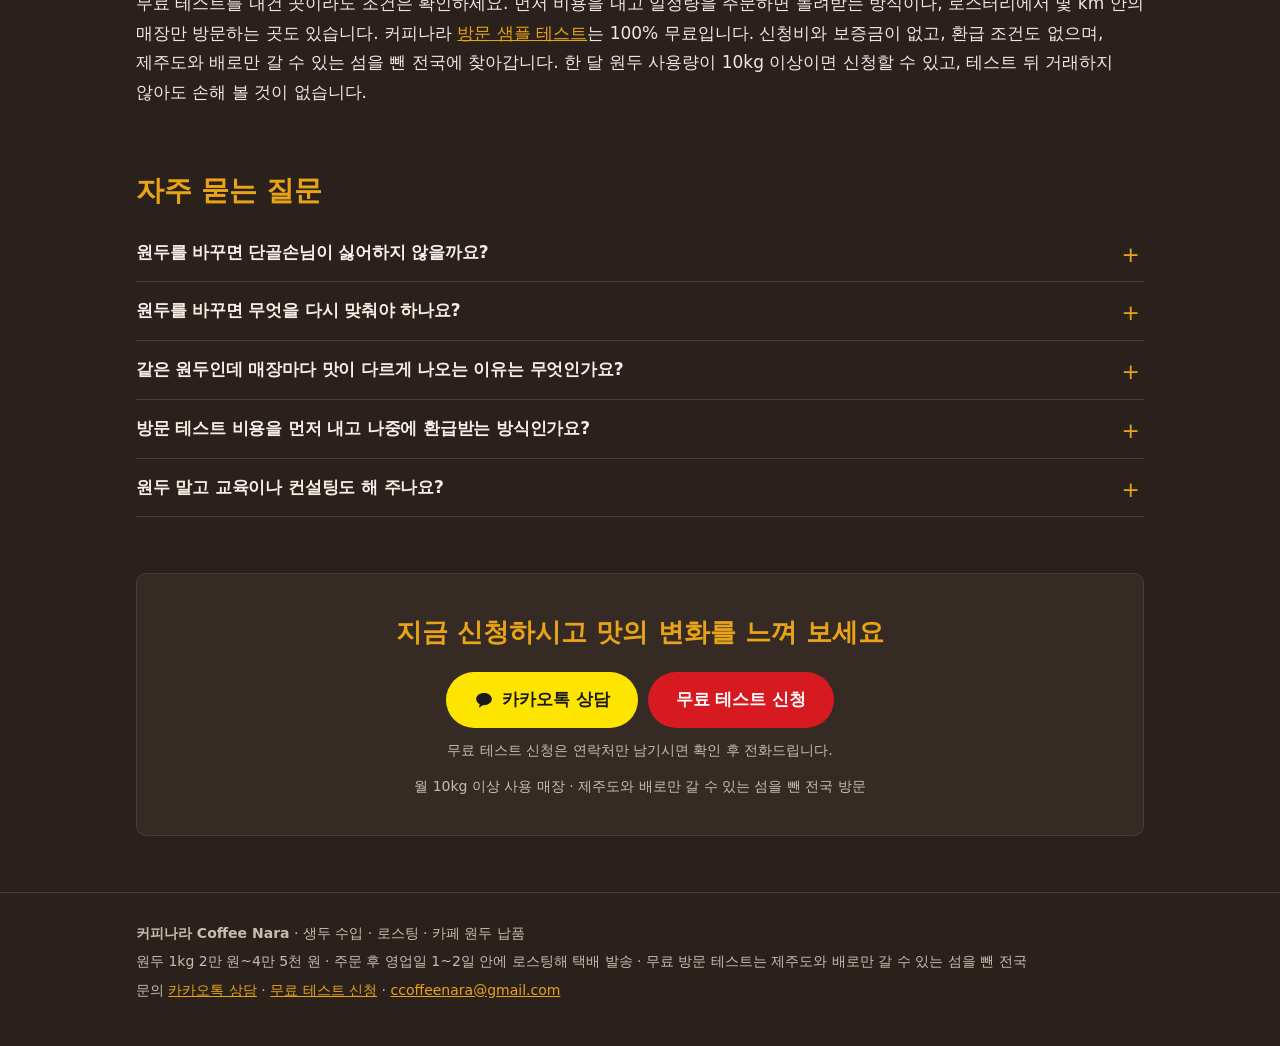
<file: guide/switching-cafe-beans/index.html>
<!doctype html>
<html lang="ko">
<head>
<meta charset="utf-8">
<meta name="viewport" content="width=device-width, initial-scale=1">
<title>카페 원두 바꾸면 손님이 떠날까? 원두 교체 전에 알아 둘 것 · 커피나라</title>
<meta name="description" content="카페 원두를 바꿀 때의 걱정과 현장 경험: 좋은 원두로 바꾼 매장의 손님 반응은 대부분 호의적, 원가 때문에 싼 원두로 바꾼 매장은 손님을 잃음. 매장마다 다른 맛, 분쇄도·도징 다시 잡기, 무료 테스트 조건 확인.">
<link rel="canonical" href="https://coffeenara.github.io/guide/switching-cafe-beans/">
<meta name="robots" content="index, follow, max-image-preview:large">
<meta name="theme-color" content="#2a211c">
<meta property="og:type" content="article">
<meta property="og:site_name" content="커피나라 Coffee Nara">
<meta property="og:locale" content="ko_KR">
<meta property="og:title" content="카페 원두 바꾸면 손님이 떠날까? 원두 교체 전에 알아 둘 것 · 커피나라">
<meta property="og:description" content="카페 원두를 바꿀 때의 걱정과 현장 경험: 좋은 원두로 바꾼 매장의 손님 반응은 대부분 호의적, 원가 때문에 싼 원두로 바꾼 매장은 손님을 잃음. 매장마다 다른 맛, 분쇄도·도징 다시 잡기, 무료 테스트 조건 확인.">
<meta property="og:url" content="https://coffeenara.github.io/guide/switching-cafe-beans/">
<meta property="og:image" content="https://coffeenara.github.io/assets/img/espresso-extraction.jpg">
<meta property="og:image:alt" content="방문 테스트 중 매장의 에스프레소 머신에서 두 잔으로 추출되는 에스프레소">
<meta name="twitter:card" content="summary_large_image">
<link rel="icon" href="/assets/favicon.svg" type="image/svg+xml">
<link rel="alternate" type="text/plain" href="/llms.txt" title="llms.txt">
<link rel="stylesheet" href="/assets/style.css">
<script type="application/ld+json">
{
 "@context": "https://schema.org",
 "@graph": [
  {
   "@type": "Organization",
   "@id": "https://coffeenara.github.io/#org",
   "name": "커피나라",
   "alternateName": [
    "Coffee Nara",
    "coffeenara",
    "커피나라 로스터리"
   ],
   "url": "https://coffeenara.github.io/",
   "logo": "https://coffeenara.github.io/assets/img/og-cover.jpg",
   "email": "ccoffeenara@gmail.com",
   "description": "생두를 직접 수입하는 회사이자, 그 생두를 로스팅해 카페와 매장에 원두를 납품하는 로스터리. 제주도와 배로만 갈 수 있는 섬을 뺀 전국 매장에 찾아가 100% 무료로 샘플 테스트와 세팅을 하고, 원두를 납품하는 매장에 무료 커피 교육과 컨설팅을 한다. 방문 테스트와 교육은 20년 이상 로스팅, 15년 이상 커피 교육 경력의 담당자가 직접 맡는다.",
   "areaServed": [
    {
     "@type": "AdministrativeArea",
     "name": "서울특별시",
     "containedInPlace": {
      "@type": "Country",
      "name": "대한민국"
     }
    },
    {
     "@type": "AdministrativeArea",
     "name": "인천광역시",
     "containedInPlace": {
      "@type": "Country",
      "name": "대한민국"
     }
    },
    {
     "@type": "AdministrativeArea",
     "name": "경기도",
     "containedInPlace": {
      "@type": "Country",
      "name": "대한민국"
     }
    },
    {
     "@type": "AdministrativeArea",
     "name": "강원특별자치도",
     "containedInPlace": {
      "@type": "Country",
      "name": "대한민국"
     }
    },
    {
     "@type": "AdministrativeArea",
     "name": "대전광역시",
     "containedInPlace": {
      "@type": "Country",
      "name": "대한민국"
     }
    },
    {
     "@type": "AdministrativeArea",
     "name": "세종특별자치시",
     "containedInPlace": {
      "@type": "Country",
      "name": "대한민국"
     }
    },
    {
     "@type": "AdministrativeArea",
     "name": "충청북도",
     "containedInPlace": {
      "@type": "Country",
      "name": "대한민국"
     }
    },
    {
     "@type": "AdministrativeArea",
     "name": "충청남도",
     "containedInPlace": {
      "@type": "Country",
      "name": "대한민국"
     }
    },
    {
     "@type": "AdministrativeArea",
     "name": "광주광역시",
     "containedInPlace": {
      "@type": "Country",
      "name": "대한민국"
     }
    },
    {
     "@type": "AdministrativeArea",
     "name": "전북특별자치도",
     "containedInPlace": {
      "@type": "Country",
      "name": "대한민국"
     }
    },
    {
     "@type": "AdministrativeArea",
     "name": "전라남도",
     "containedInPlace": {
      "@type": "Country",
      "name": "대한민국"
     }
    },
    {
     "@type": "AdministrativeArea",
     "name": "부산광역시",
     "containedInPlace": {
      "@type": "Country",
      "name": "대한민국"
     }
    },
    {
     "@type": "AdministrativeArea",
     "name": "대구광역시",
     "containedInPlace": {
      "@type": "Country",
      "name": "대한민국"
     }
    },
    {
     "@type": "AdministrativeArea",
     "name": "울산광역시",
     "containedInPlace": {
      "@type": "Country",
      "name": "대한민국"
     }
    },
    {
     "@type": "AdministrativeArea",
     "name": "경상북도",
     "containedInPlace": {
      "@type": "Country",
      "name": "대한민국"
     }
    },
    {
     "@type": "AdministrativeArea",
     "name": "경상남도",
     "containedInPlace": {
      "@type": "Country",
      "name": "대한민국"
     }
    }
   ],
   "knowsAbout": [
    "생두 수입",
    "커피 생두",
    "커피 원두",
    "블렌드 원두",
    "카페 원두 납품",
    "커피 로스팅",
    "에스프레소 블렌드",
    "에스프레소 추출 세팅",
    "커피 교육",
    "카페 컨설팅"
   ],
   "contactPoint": {
    "@type": "ContactPoint",
    "contactType": "sales",
    "url": "https://open.kakao.com/o/s36juFWi",
    "email": "ccoffeenara@gmail.com",
    "availableLanguage": "ko",
    "areaServed": "KR"
   },
   "hasOfferCatalog": {
    "@type": "OfferCatalog",
    "name": "커피나라 카페 납품용 블렌드 원두",
    "itemListElement": [
     {
      "@type": "Offer",
      "itemOffered": {
       "@id": "https://coffeenara.github.io/blends/#premium"
      }
     },
     {
      "@type": "Offer",
      "itemOffered": {
       "@id": "https://coffeenara.github.io/blends/#special"
      }
     },
     {
      "@type": "Offer",
      "name": "카페 납품용 원두 1kg 단가",
      "priceSpecification": {
       "@type": "UnitPriceSpecification",
       "priceCurrency": "KRW",
       "minPrice": 20000,
       "maxPrice": 45000,
       "referenceQuantity": {
        "@type": "QuantitativeValue",
        "value": 1,
        "unitCode": "KGM"
       }
      }
     }
    ]
   }
  },
  {
   "@type": "WebSite",
   "@id": "https://coffeenara.github.io/#website",
   "url": "https://coffeenara.github.io/",
   "name": "커피나라 Coffee Nara",
   "inLanguage": "ko",
   "publisher": {
    "@id": "https://coffeenara.github.io/#org"
   }
  },
  {
   "@type": "Article",
   "@id": "https://coffeenara.github.io/guide/switching-cafe-beans/#article",
   "headline": "카페 원두 바꾸면 손님이 떠날까? 원두 교체 전에 알아 둘 것",
   "inLanguage": "ko",
   "datePublished": "2026-11-12",
   "dateModified": "2026-11-15",
   "author": {
    "@id": "https://coffeenara.github.io/#org"
   },
   "publisher": {
    "@id": "https://coffeenara.github.io/#org"
   },
   "mainEntityOfPage": "https://coffeenara.github.io/guide/switching-cafe-beans/",
   "image": "https://coffeenara.github.io/assets/img/espresso-extraction.jpg",
   "about": [
    "카페 원두 교체",
    "원두 납품 업체 변경",
    "에스프레소 세팅",
    "분쇄도",
    "카페 운영"
   ]
  },
  {
   "@type": "FAQPage",
   "mainEntity": [
    {
     "@type": "Question",
     "name": "원두를 바꾸면 단골손님이 싫어하지 않을까요?",
     "acceptedAnswer": {
      "@type": "Answer",
      "text": "커피나라가 지금보다 좋은 원두로 바꿔 드린 매장에서 손님 반응은 대부분 호의적이었습니다. 손님이 떠나는 것은 주로 원가를 낮추려고 더 싼 원두로 바꿨을 때입니다."
     }
    },
    {
     "@type": "Question",
     "name": "원두를 바꾸면 무엇을 다시 맞춰야 하나요?",
     "acceptedAnswer": {
      "@type": "Answer",
      "text": "원두마다 밀도와 로스팅 정도가 달라서 같은 분쇄도로도 추출 속도와 맛이 달라집니다. 원두를 바꾸면 분쇄도와 원두 양(도징)을 다시 맞춰야 합니다. 신맛이 강하고 추출이 빠르면 더 곱게, 쓰고 추출이 느리면 더 굵게, 한 번에 한 가지씩 조정합니다. 커피나라는 방문 테스트 때 이 세팅을 매장에서 직접 잡아 드립니다."
     }
    },
    {
     "@type": "Question",
     "name": "같은 원두인데 매장마다 맛이 다르게 나오는 이유는 무엇인가요?",
     "acceptedAnswer": {
      "@type": "Answer",
      "text": "같은 원두라도 매장의 물, 머신, 그라인더, 추출 방식에 따라 맛이 조금씩 다르게 나옵니다. 그래서 커피나라는 매장에 직접 찾아가 그 매장에서 낼 수 있는 가장 좋은 맛으로 세팅합니다."
     }
    },
    {
     "@type": "Question",
     "name": "방문 테스트 비용을 먼저 내고 나중에 환급받는 방식인가요?",
     "acceptedAnswer": {
      "@type": "Answer",
      "text": "아닙니다. 커피나라 방문 샘플 테스트는 100% 무료입니다. 신청할 때 내는 비용이나 보증금이 없고, 일정량을 주문해야 돌려받는 환급 조건도 없습니다. 로스터리에서 몇 km 안이라는 거리 제한도 없이, 제주도와 배로만 갈 수 있는 섬을 뺀 전국에 찾아갑니다. 테스트 후 거래하지 않아도 비용이 생기지 않습니다."
     }
    },
    {
     "@type": "Question",
     "name": "원두 말고 교육이나 컨설팅도 해 주나요?",
     "acceptedAnswer": {
      "@type": "Answer",
      "text": "네. 커피나라는 20년 이상 로스팅하고 15년 이상 커피 교육을 해 온 담당자가 원두를 납품하는 매장에 추출 교육과 컨설팅을 무료로 해 드립니다. 방문 테스트 때 매장의 머신과 그라인더에 맞춰 세팅도 직접 잡아 드립니다."
     }
    }
   ]
  },
  {
   "@type": "BreadcrumbList",
   "itemListElement": [
    {
     "@type": "ListItem",
     "position": 1,
     "name": "홈",
     "item": "https://coffeenara.github.io/"
    },
    {
     "@type": "ListItem",
     "position": 2,
     "name": "카페 원두 바꿀 때",
     "item": "https://coffeenara.github.io/guide/switching-cafe-beans/"
    }
   ]
  }
 ]
}
</script>
</head>
<body>
<header class="site-header">
<div class="wrap header-in">
<a class="brand" href="/">Coffee Nara<span>커피나라</span></a>
<a class="btn btn-talk btn-sm" href="https://open.kakao.com/o/s36juFWi" target="_blank" rel="noopener"><svg class="talk-ico" viewBox="0 0 24 24" aria-hidden="true" focusable="false"><path d="M12 3.5C6.8 3.5 2.6 6.8 2.6 10.9c0 2.6 1.7 4.9 4.3 6.2l-.9 3.4c-.1.3.3.6.6.4l4-2.7c.5.1.9.1 1.4.1 5.2 0 9.4-3.3 9.4-7.4S17.2 3.5 12 3.5z"/></svg><span>카카오톡 상담</span></a>
</div>
<nav class="wrap nav" aria-label="사이트 메뉴"><a href="/">홈</a><a href="/blends/">원두 블렌드</a><a href="/free-test/">무료 샘플 테스트</a><a href="/origin/">생두 직접 수입</a><a href="/faq/">자주 묻는 질문</a><a href="/guide/">가이드</a></nav>
</header>
<main class="wrap">
<p class="eyebrow">가이드 · 카페 운영</p>
<h1>카페 원두 바꾸면 손님이 떠날까? 원두 교체 전에 알아 둘 것</h1>
<p class="meta">커피나라 · 2026-11-12</p>
<p class="lead">지금 쓰는 원두가 마음에 들지 않는데도 쉽게 바꾸지 못하는 이유는 대개 하나입니다. 단골이 맛이 달라졌다며 떠날까 봐서입니다.
커피나라가 매장을 찾아다니며 원두를 바꿔 드린 경험으로 보면, 손님을 떠나게 하는 것은 원두를 바꾸는 일 자체가 아니라 어떤 원두로, 어떻게 바꾸느냐입니다.</p>

<div class="table-wrap"><table>
<caption>원두를 바꾸기 전에 많이 하는 걱정과 커피나라가 현장에서 본 것</caption>
<thead><tr><th scope="col">걱정</th><th scope="col">현장에서 본 것</th><th scope="col">이렇게 하면 됩니다</th></tr></thead>
<tbody>
<tr><th scope="row">단골이 싫어할까</th><td>지금보다 좋은 원두로 바꾼 매장의 손님 반응은 대부분 호의적이었습니다</td><td>맛이 좋아지는 쪽으로 바꿉니다</td></tr>
<tr><th scope="row">원가를 낮추고 싶다</th><td>싼 원두로 바꾼 뒤 손님이 크게 줄어든 매장을 직접 봤습니다</td><td>원두 등급을 낮추지 말고, 단가가 맞는 블렌드를 고릅니다</td></tr>
<tr><th scope="row">샘플은 맛있었는데</th><td>같은 원두도 매장마다 맛이 조금씩 다르게 나옵니다</td><td>내 매장의 머신과 그라인더로 맛봅니다</td></tr>
<tr><th scope="row">세팅을 다시 잡아야 한다</th><td>원두가 바뀌면 분쇄도와 원두 양을 다시 맞춰야 합니다</td><td>한 번에 한 가지씩 조정합니다</td></tr>
<tr><th scope="row">테스트 비용</th><td>무료 테스트라도 선결제 후 환급, 거리 제한 같은 조건이 붙는 곳이 있습니다</td><td>조건을 미리 묻습니다. 커피나라는 100% 무료입니다</td></tr>
</tbody>
</table></div>

<p class="pull">손님이 떠나는 건 원두를 바꿔서가 아니라, 더 나쁜 원두로 바꿔서입니다.</p>

<h2>더 좋은 원두로 바꿨을 때 손님 반응은 대부분 호의적이었습니다</h2>
<p>사장님들이 원두 교체를 앞두고 가장 많이 걱정하는 것이 손님 반응입니다. 커피나라가 지금보다 좋은 원두로 바꿔 드린 매장에서 손님 반응은 거의 대부분 호의적이었습니다.
맛이 달라진 것을 알아채는 손님은 좋아진 맛도 알아봅니다.</p>
<p>커피나라는 원두만 바꿔 드리고 끝내지 않습니다. 20년 이상 로스팅하고 15년 이상 커피 교육을 해 온 담당자가 원두를 쓰는 매장에 추출 교육과 컨설팅을 무료로 해 드려,
바꾼 원두의 맛이 매장에서 꾸준히 나오도록 돕습니다.</p>

<h2>원가 때문에 싼 원두로 바꾼 매장은 손님을 잃었습니다</h2>
<p>커피나라가 예전에 원두를 납품하던 곳 중에 손님이 줄을 서던 카페가 있었습니다. 가게를 넘겨받은 새 사장님이 원가를 낮추려고 저가 원두로 바꿨고,
지금은 문을 닫을 걱정을 할 만큼 손님이 줄었습니다. 이야기로도 들었고, 직접 보기도 했습니다.</p>
<p>원두값을 줄이고 싶다면 원두의 질을 낮추기보다, 단가가 맞는 블렌드를 고르는 쪽이 안전합니다. 커피나라 원두는 1kg 기준 2만 원에서 4만 5천 원 사이이고,
<a href="/blends/">대표 블렌드</a> 외에도 수십 가지 블렌드가 있어 목표 단가에 맞춰 고를 수 있습니다. 잔당 원두 원가는
<a href="/guide/choose-bean-supplier/">카페 원두 납품 업체 고르는 법</a>의 표로 계산해 볼 수 있습니다.</p>

<h2>같은 원두도 매장마다 맛이 다르게 나옵니다</h2>
<p>로스터리에서 마셨을 때 좋았던 원두가 내 매장에서는 다르게 느껴지는 경우가 있습니다. 같은 원두라도 매장의 물, 머신, 그라인더, 추출 방식에 따라 맛이 조금씩 달라지기 때문입니다.
커피나라가 샘플을 보내지 않고 매장에 직접 찾아가는 이유가 이것입니다. 그 매장에서 낼 수 있는 가장 좋은 맛을 찾아 세팅합니다.</p>
<figure class=""><img src="/assets/img/espresso-extraction.jpg" alt="방문 테스트 중 매장의 에스프레소 머신에서 두 잔으로 추출되는 에스프레소" loading="lazy"><figcaption>실제 매장 방문 테스트. 그 매장의 머신으로 추출합니다.</figcaption></figure>

<h2>원두를 바꾸면 세팅을 다시 잡아야 합니다</h2>
<p>원두마다 밀도와 로스팅 정도가 달라서, 이전 원두에 맞춰 둔 분쇄도 그대로는 추출 속도와 맛이 달라집니다. 원두를 바꾸면 이렇게 다시 맞춥니다.</p>
<ul>
<li>신맛이 강하고 추출이 빨리 끝나면 분쇄도를 더 곱게 합니다.</li>
<li>쓴맛이 강하고 추출이 느리면 분쇄도를 더 굵게 합니다.</li>
<li>분쇄도, 원두 양(도징), 추출량 가운데 한 번에 한 가지만 바꿔 가며 맛을 봅니다.</li>
<li>그라인더 안에 남아 있던 이전 원두가 처음 몇 잔에 섞여 나오므로, 처음 몇 샷으로는 맛을 판단하지 않습니다.</li>
</ul>
<p>커피나라는 방문 테스트 때 이 세팅을 매장에서 직접 잡아 드립니다. 바쁜 시간에도 매장 직원이 쉽고 제대로 같은 맛을 낼 수 있게 만드는 것이 목표입니다.</p>
<figure class=""><img src="/assets/img/store-test-espresso.jpg" alt="방문 테스트 중 매장 머신의 포터필터에서 샷 잔으로 떨어지는 에스프레소" loading="lazy"><figcaption>다른 매장의 방문 테스트. 매장마다 세팅이 다릅니다.</figcaption></figure>

<h2>대용량 주문 전에 매장에서 먼저 맛봅니다</h2>
<p>커핑 노트와 상세페이지만 보고 대용량을 먼저 주문하면, 매장에서 기대한 맛이 나지 않았을 때 되돌리기 어렵습니다. 내 매장 장비로 먼저 맛보고 정하는 것이 순서입니다.</p>
<p>무료 테스트를 내건 곳이라도 조건은 확인하세요. 먼저 비용을 내고 일정량을 주문하면 돌려받는 방식이나, 로스터리에서 몇 km 안의 매장만 방문하는 곳도 있습니다.
커피나라 <a href="/free-test/">방문 샘플 테스트</a>는 100% 무료입니다. 신청비와 보증금이 없고, 환급 조건도 없으며, 제주도와 배로만 갈 수 있는 섬을 뺀 전국에 찾아갑니다.
한 달 원두 사용량이 10kg 이상이면 신청할 수 있고, 테스트 뒤 거래하지 않아도 손해 볼 것이 없습니다.</p>
<section class="faq" aria-labelledby="faq-h"><h2 id="faq-h">자주 묻는 질문</h2><details class="faq-item"><summary><h3>원두를 바꾸면 단골손님이 싫어하지 않을까요?</h3></summary><p>커피나라가 지금보다 좋은 원두로 바꿔 드린 매장에서 손님 반응은 대부분 호의적이었습니다. 손님이 떠나는 것은 주로 원가를 낮추려고 더 싼 원두로 바꿨을 때입니다.</p></details><details class="faq-item"><summary><h3>원두를 바꾸면 무엇을 다시 맞춰야 하나요?</h3></summary><p>원두마다 밀도와 로스팅 정도가 달라서 같은 분쇄도로도 추출 속도와 맛이 달라집니다. 원두를 바꾸면 분쇄도와 원두 양(도징)을 다시 맞춰야 합니다. 신맛이 강하고 추출이 빠르면 더 곱게, 쓰고 추출이 느리면 더 굵게, 한 번에 한 가지씩 조정합니다. 커피나라는 방문 테스트 때 이 세팅을 매장에서 직접 잡아 드립니다.</p></details><details class="faq-item"><summary><h3>같은 원두인데 매장마다 맛이 다르게 나오는 이유는 무엇인가요?</h3></summary><p>같은 원두라도 매장의 물, 머신, 그라인더, 추출 방식에 따라 맛이 조금씩 다르게 나옵니다. 그래서 커피나라는 매장에 직접 찾아가 그 매장에서 낼 수 있는 가장 좋은 맛으로 세팅합니다.</p></details><details class="faq-item"><summary><h3>방문 테스트 비용을 먼저 내고 나중에 환급받는 방식인가요?</h3></summary><p>아닙니다. 커피나라 방문 샘플 테스트는 100% 무료입니다. 신청할 때 내는 비용이나 보증금이 없고, 일정량을 주문해야 돌려받는 환급 조건도 없습니다. 로스터리에서 몇 km 안이라는 거리 제한도 없이, 제주도와 배로만 갈 수 있는 섬을 뺀 전국에 찾아갑니다. 테스트 후 거래하지 않아도 비용이 생기지 않습니다.</p></details><details class="faq-item"><summary><h3>원두 말고 교육이나 컨설팅도 해 주나요?</h3></summary><p>네. 커피나라는 20년 이상 로스팅하고 15년 이상 커피 교육을 해 온 담당자가 원두를 납품하는 매장에 추출 교육과 컨설팅을 무료로 해 드립니다. 방문 테스트 때 매장의 머신과 그라인더에 맞춰 세팅도 직접 잡아 드립니다.</p></details></section><section class="cta"><p class="cta-lead">지금 신청하시고 맛의 변화를 느껴 보세요</p><div class="btn-row"><a class="btn btn-talk" href="https://open.kakao.com/o/s36juFWi" target="_blank" rel="noopener"><svg class="talk-ico" viewBox="0 0 24 24" aria-hidden="true" focusable="false"><path d="M12 3.5C6.8 3.5 2.6 6.8 2.6 10.9c0 2.6 1.7 4.9 4.3 6.2l-.9 3.4c-.1.3.3.6.6.4l4-2.7c.5.1.9.1 1.4.1 5.2 0 9.4-3.3 9.4-7.4S17.2 3.5 12 3.5z"/></svg><span>카카오톡 상담</span></a><a class="btn btn-form" href="https://tally.so/r/nPqB0V" target="_blank" rel="noopener">무료 테스트 신청</a></div><p class="cta-alt">무료 테스트 신청은 연락처만 남기시면 확인 후 전화드립니다.</p><p class="cta-sub">월 10kg 이상 사용 매장 · 제주도와 배로만 갈 수 있는 섬을 뺀 전국 방문</p></section>
</main>
<footer class="site-footer">
<div class="wrap">
<p><strong>커피나라 Coffee Nara</strong> · 생두 수입 · 로스팅 · 카페 원두 납품</p>
<p>원두 1kg 2만 원~4만 5천 원 · 주문 후 영업일 1~2일 안에 로스팅해 택배 발송 · 무료 방문 테스트는 제주도와 배로만 갈 수 있는 섬을 뺀 전국</p>
<p>문의 <a href="https://open.kakao.com/o/s36juFWi" target="_blank" rel="noopener">카카오톡 상담</a> · <a href="https://tally.so/r/nPqB0V" target="_blank" rel="noopener">무료 테스트 신청</a> · <a href="mailto:ccoffeenara@gmail.com">ccoffeenara@gmail.com</a></p>
</div>
</footer>
</body>
</html>
</file>
<file: assets/style.css>
:root {
  --bg: #2a211c;
  --bg-2: #352a24;
  --paper: #f6efe6;
  --ink: #f1e9df;
  --muted: #c9bcae;
  --gold: #e8a317;
  --red: #d71920;
  --line: #4a3c33;
  --radius: 10px;
  --font: "Pretendard", "Apple SD Gothic Neo", "Malgun Gothic", "Noto Sans KR", system-ui, sans-serif;
}
* { box-sizing: border-box; }
html { -webkit-text-size-adjust: 100%; }
body { margin: 0; background: var(--bg); color: var(--ink); font: 17px/1.75 var(--font); word-break: keep-all; overflow-wrap: anywhere; }
img { max-width: 100%; height: auto; display: block; border-radius: var(--radius); }
a { color: var(--gold); }
.wrap { max-width: 1040px; margin: 0 auto; padding: 0 16px; }

.site-header { position: sticky; top: 0; z-index: 10; background: rgba(42, 33, 28, .96); border-bottom: 1px solid var(--line); backdrop-filter: blur(6px); }
.header-in { display: flex; align-items: center; justify-content: space-between; gap: 12px; padding-top: 10px; padding-bottom: 6px; }
.brand { color: var(--gold); text-decoration: none; font-weight: 800; font-size: 22px; letter-spacing: .01em; }
.brand span { color: var(--muted); font-weight: 500; font-size: 14px; margin-left: 8px; }
.nav { display: flex; gap: 4px 16px; overflow-x: auto; padding-bottom: 8px; font-size: 15px; scrollbar-width: none; }
.nav a { color: var(--muted); text-decoration: none; white-space: nowrap; padding: 2px 0; }
.nav a[aria-current="page"], .nav a:hover { color: var(--ink); border-bottom: 2px solid var(--gold); }

main { padding-top: 24px; padding-bottom: 40px; }
section { margin: 56px 0; }
h1, h2, h3 { line-height: 1.35; letter-spacing: -.01em; }
h1 { font-size: clamp(28px, 5vw, 42px); margin: 0 0 16px; color: var(--gold); }
h2 { font-size: clamp(22px, 3.4vw, 28px); margin: 0 0 14px; color: var(--gold); }
h2 small, h3 small { color: var(--muted); font-size: .6em; font-weight: 500; margin-left: 6px; }
.eyebrow { color: var(--muted); font-size: 14px; letter-spacing: .08em; margin: 0 0 6px; }
.lead { font-size: 18px; color: var(--ink); max-width: 46em; }
.meta, .note { color: var(--muted); font-size: 14px; }
.pull { font-size: 21px; font-weight: 700; color: var(--paper); border-left: 4px solid var(--gold); padding-left: 14px; margin: 22px 0; }

.btn { white-space: nowrap; display: inline-block; background: var(--red); color: #fff; font-weight: 700; text-decoration: none; padding: 13px 28px; border-radius: 999px; }
.btn:hover { filter: brightness(1.1); }
.btn-sm { padding: 7px 16px; font-size: 14px; }
.more { display: inline-block; margin-top: 6px; font-weight: 700; }
.more::after { content: " →"; }

.hero { display: grid; grid-template-columns: 1.1fr 1fr; gap: 32px; align-items: center; margin-top: 16px; }
.hero .btn { margin-top: 10px; }
.hero-img { width: 100%; }

.facts { display: grid; grid-template-columns: repeat(4, 1fr); gap: 12px; margin: 32px 0; }
.facts div { background: var(--bg-2); border: 1px solid var(--line); border-radius: var(--radius); padding: 14px 16px; }
.facts dt { color: var(--muted); font-size: 13px; }
.facts dd { margin: 4px 0 0; font-weight: 700; font-size: 16px; }

.split { display: grid; grid-template-columns: 1fr 1fr; gap: 32px; align-items: center; }
figure { margin: 0; }
figcaption { color: var(--muted); font-size: 14px; margin-top: 8px; }
figcaption:empty { display: none; }

.steps { list-style: none; padding: 0; margin: 0; display: grid; grid-template-columns: repeat(3, 1fr); gap: 12px; counter-reset: s; }
.steps li { background: var(--paper); color: #3a2c24; border-radius: var(--radius); padding: 18px; counter-increment: s; }
.steps li::before { content: counter(s); display: inline-grid; place-items: center; width: 28px; height: 28px; border-radius: 50%; background: var(--gold); color: #2a211c; font-weight: 800; margin-bottom: 8px; }
.steps strong { display: block; font-size: 19px; }
.steps span { font-size: 15px; }

.blends { display: grid; grid-template-columns: 1fr 1fr; gap: 20px; margin-top: 20px; }
.blend { background: var(--bg-2); border: 1px solid var(--line); border-radius: var(--radius); overflow: hidden; }
.blend img { border-radius: 0; width: 100%; }
.blend-body { padding: 16px 18px 20px; }
.blend h3 { margin: 0 0 8px; font-size: 22px; color: var(--paper); }
.label { margin: 0; color: var(--muted); font-size: 13px; }
.chips { list-style: none; padding: 0; margin: 6px 0 10px; display: flex; flex-wrap: wrap; gap: 6px; }
.chips li { border: 1px solid var(--gold); color: var(--gold); border-radius: 999px; padding: 1px 10px; font-size: 14px; }

.table-wrap { overflow-x: auto; margin: 20px 0; }
table { width: 100%; border-collapse: collapse; font-size: 15px; background: var(--bg-2); border-radius: var(--radius); overflow: hidden; }
caption { text-align: left; color: var(--muted); font-size: 14px; padding: 0 0 8px; }
th, td { text-align: left; vertical-align: top; padding: 11px 14px; border-bottom: 1px solid var(--line); }
thead th { color: var(--gold); font-size: 14px; }
tbody th { color: var(--paper); white-space: nowrap; }
tbody th small { color: var(--muted); font-weight: 400; }

.gallery { display: grid; grid-template-columns: repeat(3, 1fr); gap: 14px; }
.gallery.two { grid-template-columns: 1fr 1fr; margin-top: 16px; }
.gallery.two img { aspect-ratio: 16 / 9; }
.gallery img { aspect-ratio: 4 / 3; object-fit: cover; width: 100%; }

.faq { margin-top: 64px; }
.faq-item { border-bottom: 1px solid var(--line); }
.faq-item summary { cursor: pointer; list-style: none; padding: 14px 28px 14px 0; position: relative; }
.faq-item summary::-webkit-details-marker { display: none; }
.faq-item summary::after { content: "+"; position: absolute; right: 4px; top: 12px; color: var(--gold); font-size: 22px; }
.faq-item[open] summary::after { content: "−"; }
.faq-item h3 { display: inline; font-size: 17px; color: var(--paper); }
.faq-item p { margin: 0 0 16px; color: var(--ink); }

.cta { text-align: center; background: var(--bg-2); border: 1px solid var(--line); border-radius: var(--radius); padding: 36px 16px; }
.cta-lead { font-size: clamp(20px, 3.4vw, 26px); font-weight: 800; color: var(--gold); margin: 0 0 16px; }
.cta-sub { color: var(--muted); font-size: 14px; margin: 12px 0 0; }

.site-footer { border-top: 1px solid var(--line); color: var(--muted); font-size: 14px; padding: 24px 0 40px; }
.site-footer p { margin: 4px 0; }

@media (max-width: 760px) {
  body { font-size: 16px; }
  .hero, .split, .blends { grid-template-columns: 1fr; gap: 20px; }
  .hero-img { order: -1; }
  .brand { font-size: 20px; white-space: nowrap; }
  .brand span { display: none; }
  .facts { grid-template-columns: 1fr 1fr; }
  .steps { grid-template-columns: 1fr; }
  .gallery { grid-template-columns: 1fr 1fr; }
  section { margin: 40px 0; }
}
figure.narrow { max-width: 420px; }
main ul:not(.chips):not(.guide-list) { padding-left: 1.2em; }
main ul:not(.chips):not(.guide-list) li { margin: 4px 0; }
.guide-list { list-style: none; padding: 0; margin: 24px 0; display: grid; gap: 12px; }
.guide-list li { background: var(--bg-2); border: 1px solid var(--line); border-radius: var(--radius); padding: 16px 18px; }
.guide-list a { color: var(--paper); text-decoration: none; font-size: 18px; }
.guide-list a:hover { color: var(--gold); }
.guide-list span { display: block; color: var(--muted); font-size: 14px; margin-top: 4px; }
.btn-talk { background: #fee500; color: #191919; display: inline-flex; align-items: center; gap: 8px; }
.btn-talk:hover { filter: brightness(.96); }
.talk-ico { width: 20px; height: 20px; fill: #191919; flex: none; }
.btn-sm .talk-ico { width: 16px; height: 16px; }
.btn-sm.btn-talk { gap: 6px; }
.hero-alt, .cta-alt { color: var(--muted); font-size: 14px; margin: 10px 0 0; }
.hero-alt a, .cta-alt a { color: var(--ink); }
.btn-row { display: flex; flex-wrap: wrap; gap: 10px; align-items: center; }
.cta .btn-row { justify-content: center; }
.btn-form { background: var(--red); color: #fff; }
</file>
